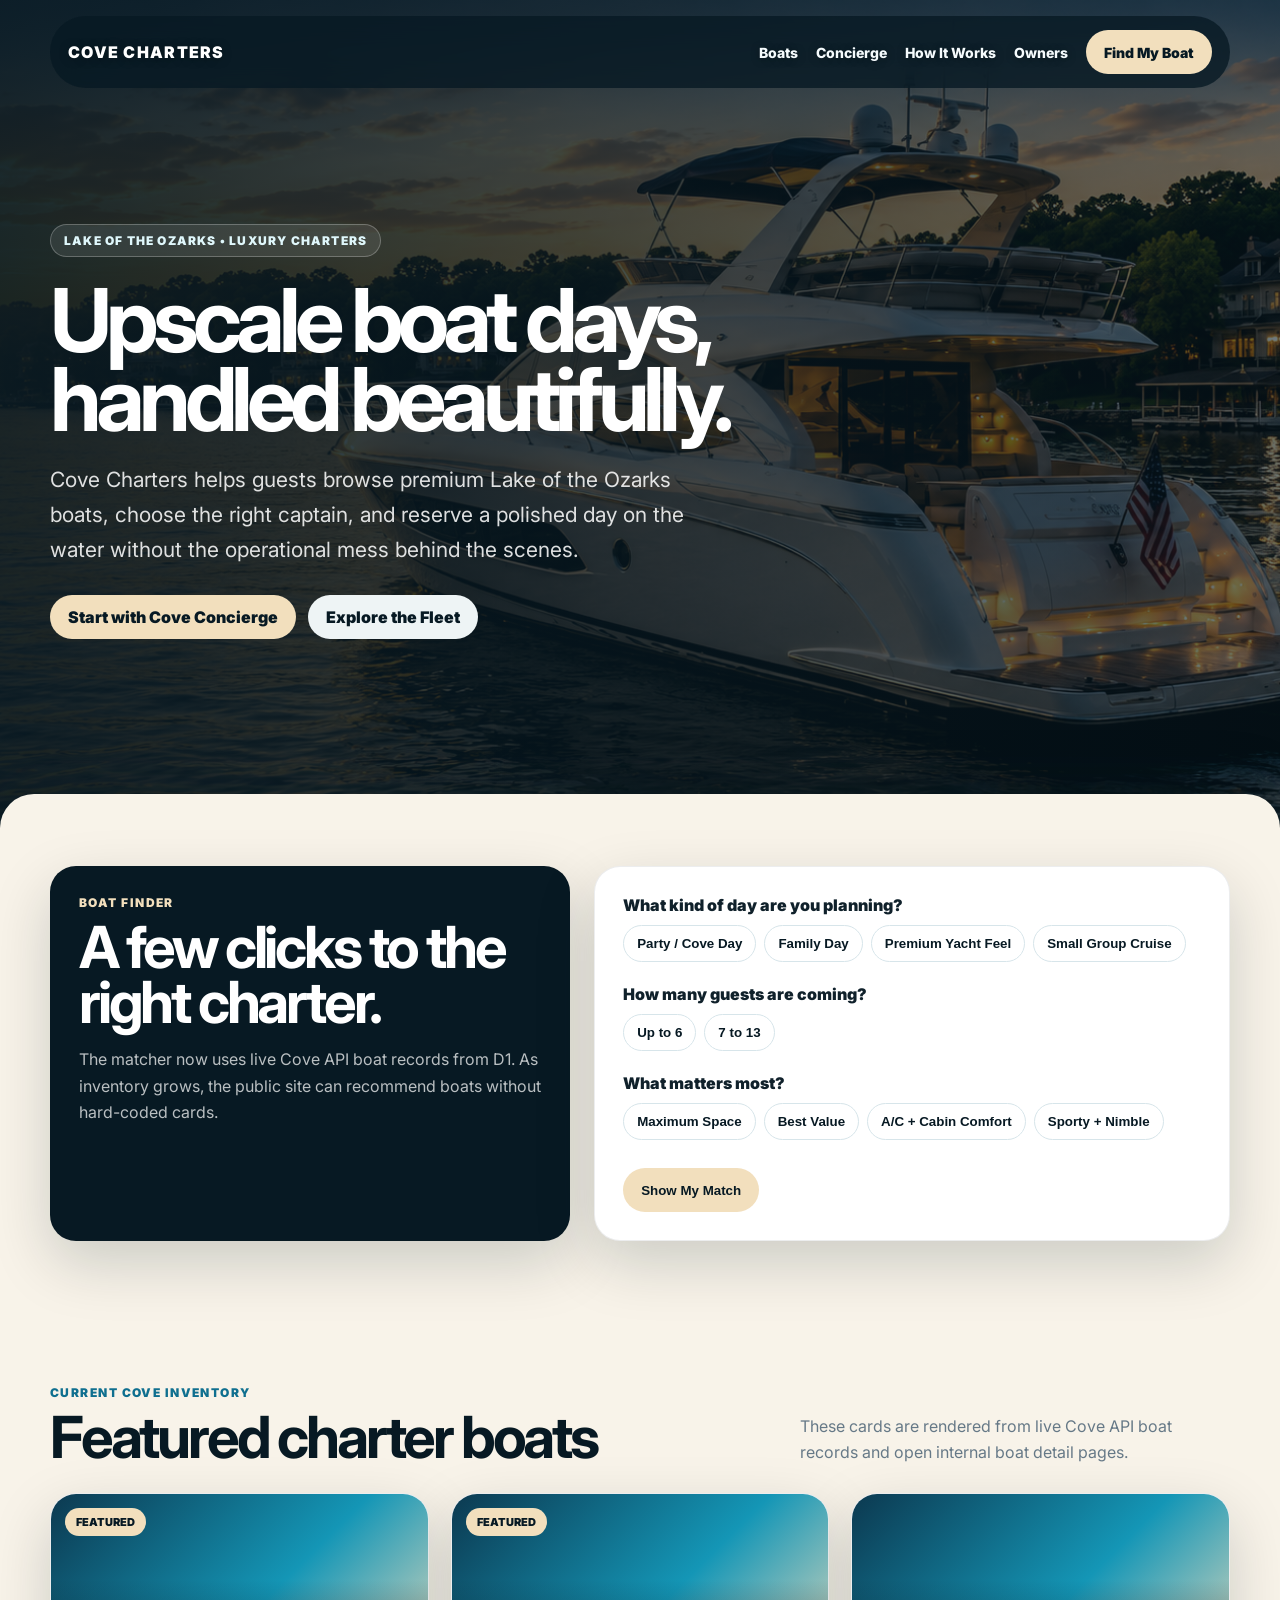
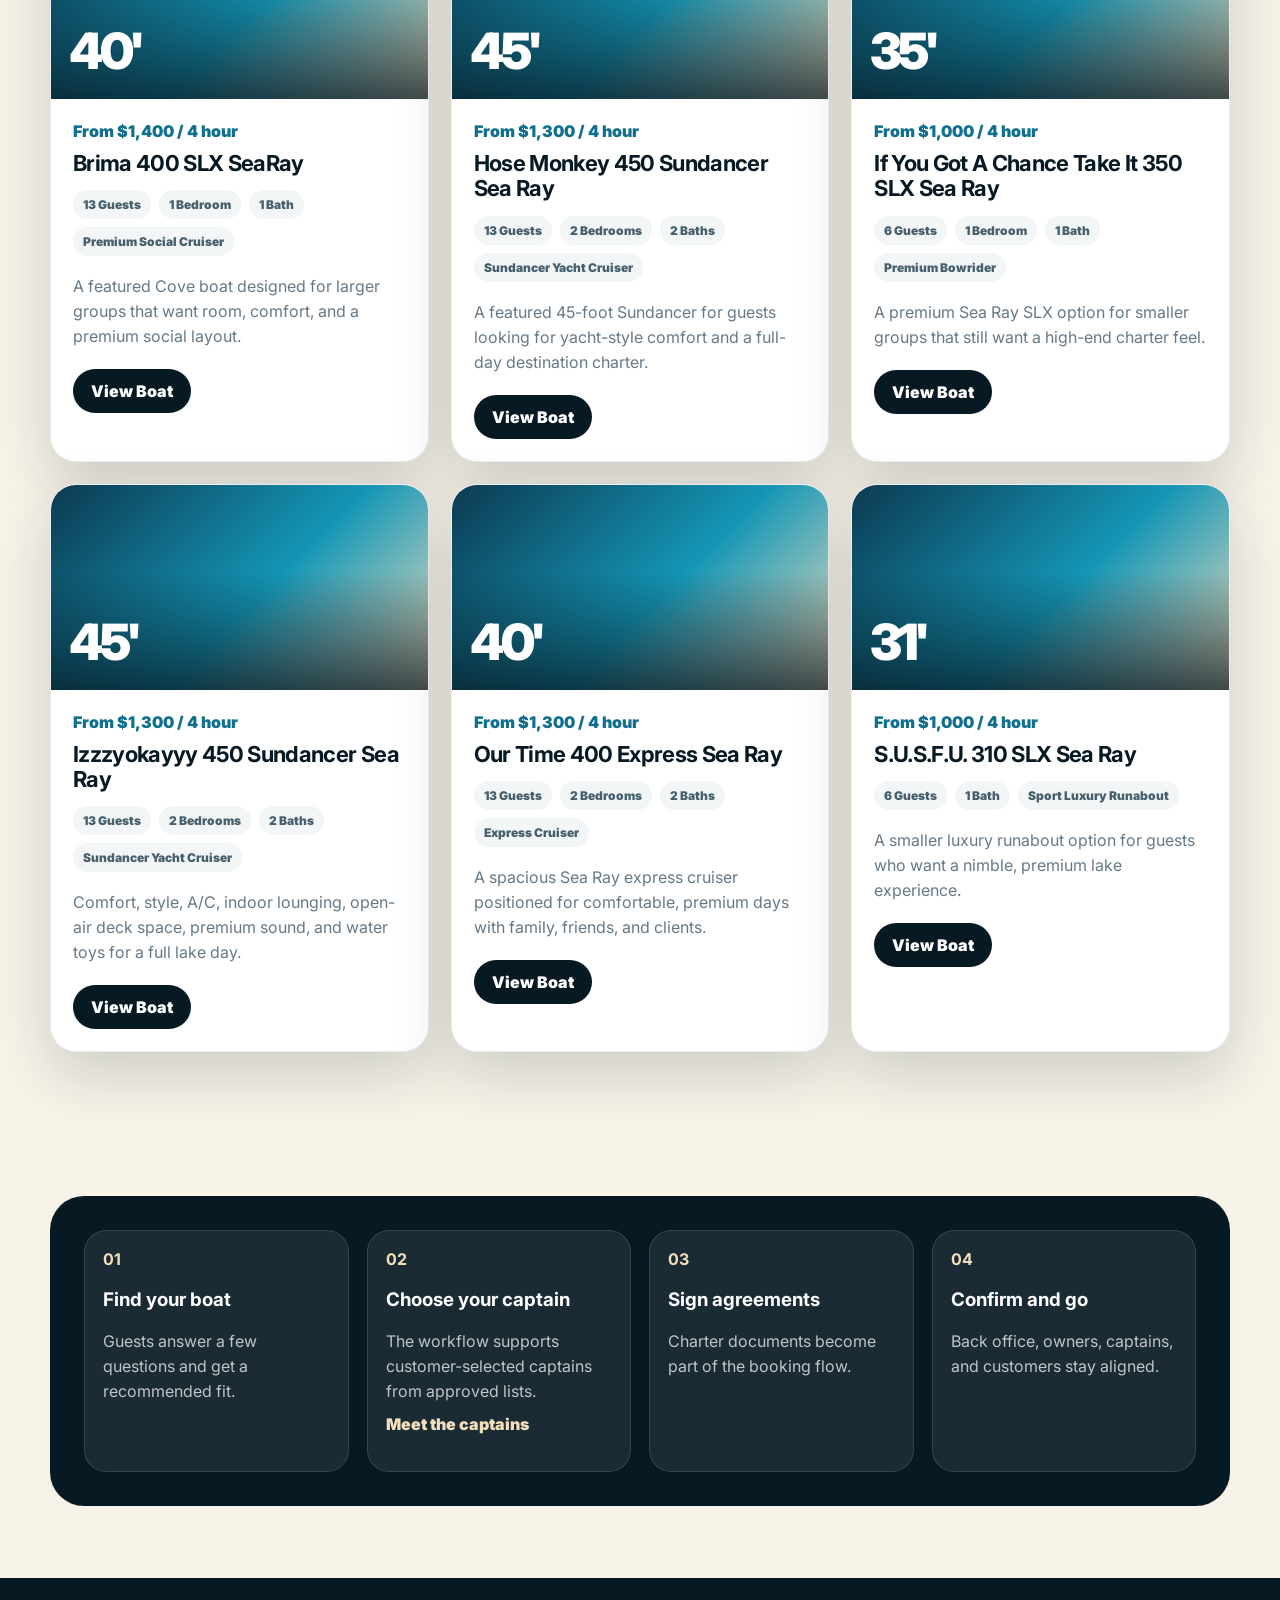
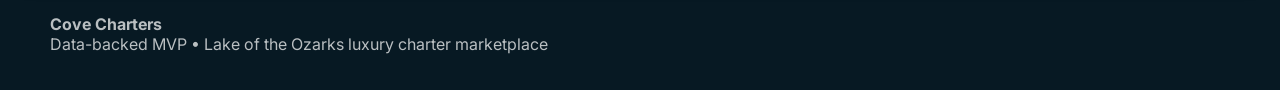
<file: index.html>
<!DOCTYPE html>
<html lang="en">
<head>
  <meta charset="UTF-8" />
  <meta name="viewport" content="width=device-width, initial-scale=1.0" />
  <title>Cove Charters | Luxury Boat Charters at Lake of the Ozarks</title>
  <meta name="description" content="Cove Charters helps guests browse premium Lake of the Ozarks boat charters, choose the right captain, and start a polished booking request." />
  <link rel="canonical" href="https://jeffrwinters.github.io/Cove-Charters/" />
  <meta property="og:type" content="website" />
  <meta property="og:title" content="Cove Charters | Luxury Boat Charters at Lake of the Ozarks" />
  <meta property="og:description" content="Browse premium Lake of the Ozarks boat charters, choose an approved captain, and request a polished day on the water." />
  <meta property="og:url" content="https://jeffrwinters.github.io/Cove-Charters/" />
  <link rel="preconnect" href="https://fonts.googleapis.com">
  <link rel="preconnect" href="https://fonts.gstatic.com" crossorigin>
  <link href="https://fonts.googleapis.com/css2?family=Inter:wght@400;600;700;800;900&display=swap" rel="stylesheet">
  <script type="application/ld+json">{"@context":"https://schema.org","@type":"LocalBusiness","name":"Cove Charters","description":"Premium Lake of the Ozarks boat charter marketplace with approved captains and back-office booking support.","url":"https://jeffrwinters.github.io/Cove-Charters/","areaServed":"Lake of the Ozarks","serviceType":"Boat charter"}</script>
  <style>
    :root{--navy:#071923;--water:#0f6f8f;--sand:#f2dfbd;--ink:#10212b;--muted:#667987;--bg:#f8f3e9;--radius:26px;--shadow:0 22px 60px rgba(7,25,35,.18)}*{box-sizing:border-box}body{margin:0;font-family:Inter,system-ui,sans-serif;color:var(--ink);background:var(--bg)}a{text-decoration:none;color:inherit}.wrap{width:min(1180px,calc(100% - 36px));margin:auto}.hero{min-height:86vh;color:white;background:linear-gradient(90deg,rgba(7,25,35,.92),rgba(7,25,35,.62)),url("assets/hero-yacht.png") center/cover no-repeat}.nav{position:fixed;z-index:10;top:16px;left:50%;transform:translateX(-50%);width:min(1180px,calc(100% - 36px));display:flex;justify-content:space-between;align-items:center;padding:14px 18px;border-radius:999px;background:rgba(7,25,35,.78);backdrop-filter:blur(14px)}.brand{font-weight:900;letter-spacing:.08em;text-transform:uppercase;color:white;text-shadow:0 1px 10px rgba(0,0,0,.35)}.links{display:flex;gap:18px;align-items:center;font-weight:800;font-size:14px}.links a:not(.btn){color:#f5fbfd;text-shadow:0 1px 8px rgba(0,0,0,.35)}.links a:not(.btn):hover,.links a:not(.btn):focus-visible{color:white;background:rgba(255,255,255,.1)}.mobile-book,.more-menu{display:none!important}.btn{display:inline-flex;align-items:center;justify-content:center;min-height:44px;padding:0 18px;border-radius:999px;background:var(--sand);color:var(--navy);font-weight:900;border:0}.btn.dark{background:var(--navy);color:white}.btn.light{background:#eef4f5;color:var(--navy)}.hero .wrap{padding:150px 0 115px}.eyebrow{display:inline-flex;padding:8px 13px;border:1px solid rgba(255,255,255,.25);border-radius:999px;background:rgba(255,255,255,.09);font-size:12px;font-weight:900;letter-spacing:.1em;text-transform:uppercase;color:#dff7fb}h1{font-size:clamp(48px,8vw,88px);line-height:.9;letter-spacing:-.07em;max-width:760px;margin:24px 0}.hero p{font-size:clamp(17px,2vw,21px);line-height:1.65;color:rgba(255,255,255,.86);max-width:660px}.actions{display:flex;gap:12px;flex-wrap:wrap;margin-top:28px}.section{padding:72px 0}.section-head{display:flex;justify-content:space-between;gap:24px;align-items:end;margin-bottom:28px}.kicker{font-size:12px;font-weight:900;color:var(--water);letter-spacing:.12em;text-transform:uppercase;margin-bottom:10px}h2{font-size:clamp(34px,5vw,58px);line-height:.95;letter-spacing:-.055em;margin:0;color:var(--navy)}.section-head p{color:var(--muted);line-height:1.6;max-width:430px;margin:0}.finder{display:grid;grid-template-columns:.9fr 1.1fr;gap:24px}.panel,.boat-card{background:white;border:1px solid rgba(16,33,43,.08);border-radius:var(--radius);box-shadow:var(--shadow);overflow:hidden}.boat-card{cursor:pointer;transition:transform .16s ease,border-color .16s ease,box-shadow .16s ease}.boat-card:hover,.boat-card:focus-visible{transform:translateY(-2px);border-color:rgba(15,111,143,.35);box-shadow:0 24px 64px rgba(7,25,35,.22);outline:0}.panel{padding:28px}.panel.navy{background:var(--navy);color:white}.panel.navy h2{color:white}.panel.navy p{color:rgba(255,255,255,.72);line-height:1.65}.choices{display:grid;gap:22px}.choice-label{font-weight:900;margin-bottom:10px}.chips{display:flex;gap:8px;flex-wrap:wrap}.chip{border:1px solid #d7e5ea;background:white;color:var(--navy);padding:10px 13px;border-radius:999px;font-weight:800;cursor:pointer}.chip.active{background:var(--sand);border-color:var(--sand)}.match{display:none;margin-top:24px;padding:18px;border-radius:20px;background:#f3fbfc;border:1px solid rgba(15,111,143,.16)}.match.show{display:block}.match h3{font-size:25px;letter-spacing:-.04em;margin:6px 0;color:var(--navy)}.match p{color:var(--muted);line-height:1.55}.meta{display:flex;gap:8px;flex-wrap:wrap;margin:12px 0}.meta span,.specs li{padding:7px 10px;border-radius:999px;background:#f2f6f7;color:#48606d;font-size:12px;font-weight:900}.boat-grid{display:grid;grid-template-columns:repeat(3,minmax(0,1fr));gap:22px}.boat-art{min-height:205px;background:linear-gradient(135deg,#0c3950,#1496b6 55%,#f2dfbd);position:relative;display:flex;align-items:end;padding:18px;color:white;overflow:hidden}.boat-cover-img{position:absolute;inset:0;width:100%;height:100%;object-fit:cover;object-position:var(--cover-x,50%) var(--cover-y,50%);transform:scale(var(--cover-zoom,1));transform-origin:center}.boat-art:after{content:"";position:absolute;inset:auto 0 0 0;height:58%;background:linear-gradient(180deg,transparent,rgba(7,25,35,.76))}.length{position:relative;z-index:1;font-size:50px;font-weight:900;letter-spacing:-.08em}.badge{position:absolute;z-index:2;top:14px;left:14px;background:var(--sand);color:var(--navy);padding:7px 11px;border-radius:999px;font-size:11px;font-weight:900;text-transform:uppercase}.boat-body{padding:22px;display:flex;flex-direction:column;min-height:290px}.price{color:var(--water);font-weight:900;margin-bottom:10px}.boat-card h3{font-size:22px;line-height:1.15;margin:0 0 14px;color:var(--navy);letter-spacing:-.03em}.specs{display:flex;flex-wrap:wrap;gap:8px;margin:0 0 18px;padding:0;list-style:none}.boat-body p{color:var(--muted);line-height:1.56;margin:0 0 20px;flex:1}.card-actions{display:flex;gap:10px;margin-top:auto}.loading{grid-column:1/-1;background:white;border-radius:22px;padding:26px;color:var(--muted);box-shadow:var(--shadow)}.process{display:grid;grid-template-columns:repeat(4,1fr);gap:18px;background:var(--navy);color:white;border-radius:34px;padding:34px}.step{padding:18px;border-radius:22px;background:rgba(255,255,255,.08);border:1px solid rgba(255,255,255,.12)}.step strong{color:var(--sand)}.step p{color:rgba(255,255,255,.72);line-height:1.55}.step-link{display:inline-block;margin-top:8px;color:var(--sand);font-weight:900}footer{background:var(--navy);color:rgba(255,255,255,.72);padding:36px 0}@media(max-width:900px){.finder,.boat-grid{grid-template-columns:1fr 1fr}.process{grid-template-columns:1fr 1fr}.section-head{display:block}.section-head p{margin-top:12px}.nav{align-items:flex-start;border-radius:24px;flex-wrap:wrap;gap:10px}.links{width:100%;gap:8px;overflow:visible;padding-bottom:0}.links a:not(.btn),.more-menu summary{display:inline-flex;align-items:center;min-height:38px;padding:0 10px;border-radius:999px;background:rgba(255,255,255,.1);color:#f5fbfd;white-space:nowrap}.links .btn{min-height:38px;white-space:nowrap}.desktop-link,.desktop-cta{display:none!important}.mobile-book,.more-menu{display:inline-flex!important}.more-menu{position:relative}.more-menu summary{list-style:none;cursor:pointer;font-weight:900}.more-menu summary::-webkit-details-marker{display:none}.more-menu[open] summary{background:rgba(255,255,255,.18);color:white}.more-menu-panel{position:absolute;right:0;top:calc(100% + 8px);display:grid;gap:6px;min-width:170px;padding:8px;border-radius:18px;background:rgba(7,25,35,.96);border:1px solid rgba(255,255,255,.14);box-shadow:0 18px 42px rgba(7,25,35,.28)}.more-menu-panel a{padding:10px 12px;border-radius:12px;color:white!important;background:transparent!important;text-shadow:none!important}.more-menu-panel a:hover,.more-menu-panel a:focus-visible{background:rgba(255,255,255,.1)!important}}@media(max-width:620px){.finder,.boat-grid,.process{grid-template-columns:1fr}.hero .wrap{padding-top:145px}.nav{top:10px}.actions .btn{width:100%}}
  </style>
  <style>
    .hero{min-height:92vh;background:linear-gradient(90deg,rgba(7,25,35,.92),rgba(7,25,35,.58)),url("assets/hero-yacht.png") center/cover fixed no-repeat;position:relative;display:flex;align-items:end}
    main{position:relative;z-index:1;background:var(--bg);margin-top:-34px;border-radius:34px 34px 0 0;box-shadow:0 -20px 50px rgba(7,25,35,.12)}
    @media(max-width:900px){.hero{background-attachment:scroll}main{margin-top:-24px;border-radius:26px 26px 0 0}}
  </style>
</head>
<body>
  <nav class="nav"><a class="brand" href="#top">Cove Charters</a><div class="links"><a href="#boats">Boats</a><a href="#finder">Concierge</a><a class="btn mobile-book" href="#finder">Book</a><a class="desktop-link" href="#process">How It Works</a><a class="desktop-link" href="admin.html">Owners</a><a class="btn desktop-cta" href="#finder">Find My Boat</a><details class="more-menu"><summary>Menu</summary><div class="more-menu-panel"><a href="#process">How It Works</a><a href="captains.html">Captains</a><a href="admin.html">Owners</a></div></details></div></nav>
  <header class="hero" id="top"><div class="wrap"><span class="eyebrow">Lake of the Ozarks • Luxury Charters</span><h1>Upscale boat days, handled beautifully.</h1><p>Cove Charters helps guests browse premium Lake of the Ozarks boats, choose the right captain, and reserve a polished day on the water without the operational mess behind the scenes.</p><div class="actions"><a class="btn" href="#finder">Start with Cove Concierge</a><a class="btn light" href="#boats">Explore the Fleet</a></div></div></header>
  <main>
    <section class="section wrap" id="finder"><div class="finder"><div class="panel navy"><div class="kicker" style="color:var(--sand)">Boat Finder</div><h2>A few clicks to the right charter.</h2><p>The matcher now uses live Cove API boat records from D1. As inventory grows, the public site can recommend boats without hard-coded cards.</p></div><div class="panel"><div class="choices"><div><div class="choice-label">What kind of day are you planning?</div><div class="chips" data-question="occasion"><button class="chip" data-value="party">Party / Cove Day</button><button class="chip" data-value="family">Family Day</button><button class="chip" data-value="premium">Premium Yacht Feel</button><button class="chip" data-value="small">Small Group Cruise</button></div></div><div><div class="choice-label">How many guests are coming?</div><div class="chips" data-question="guests"><button class="chip" data-value="6">Up to 6</button><button class="chip" data-value="13">7 to 13</button></div></div><div><div class="choice-label">What matters most?</div><div class="chips" data-question="priority"><button class="chip" data-value="space">Maximum Space</button><button class="chip" data-value="value">Best Value</button><button class="chip" data-value="comfort">A/C + Cabin Comfort</button><button class="chip" data-value="sport">Sporty + Nimble</button></div></div></div><div class="match" id="matchCard"><div class="kicker">Recommended Match</div><h3 id="matchTitle">Finding your match</h3><p id="matchReason"></p><div class="meta" id="matchMeta"></div><a class="btn dark" id="matchLink" href="#boats">View This Boat</a></div><div class="actions"><button class="btn" id="matchButton" type="button">Show My Match</button></div></div></div></section>
    <section class="section wrap" id="boats"><div class="section-head"><div><div class="kicker">Current Cove Inventory</div><h2>Featured charter boats</h2></div><p>These cards are rendered from live Cove API boat records and open internal boat detail pages.</p></div><div class="boat-grid" id="boatGrid"><div class="loading">Loading active Cove fleet…</div></div></section>
    <section class="section wrap" id="process"><div class="process"><div class="step"><strong>01</strong><h3>Find your boat</h3><p>Guests answer a few questions and get a recommended fit.</p></div><div class="step"><strong>02</strong><h3>Choose your captain</h3><p>The workflow supports customer-selected captains from approved lists.<br><a class="step-link" href="captains.html">Meet the captains</a></p></div><div class="step"><strong>03</strong><h3>Sign agreements</h3><p>Charter documents become part of the booking flow.</p></div><div class="step"><strong>04</strong><h3>Confirm and go</h3><p>Back office, owners, captains, and customers stay aligned.</p></div></div></section>
  </main>
  <footer><div class="wrap"><strong>Cove Charters</strong><br>Data-backed MVP • Lake of the Ozarks luxury charter marketplace</div></footer>
  <script>
    const COVE_API='https://cove-api.jeff-r-winters.workers.dev';
    const state={answers:{},boats:[]};
    const money=v=>new Intl.NumberFormat('en-US',{style:'currency',currency:'USD',maximumFractionDigits:0}).format(Number(v||0));
    const specs=b=>[b.modelYear?`${b.modelYear} Model`:null,`${b.capacity||'--'} Guests`,b.bedrooms?`${b.bedrooms} Bedroom${b.bedrooms===1?'':'s'}`:null,b.bathrooms?`${b.bathrooms} Bath${b.bathrooms===1?'':'s'}`:null,b.type].filter(Boolean);
    const boatUrl=b=>b.detailUrl||`boat.html?boat=${encodeURIComponent(b.slug||b.id)}`;
    const startingPrice=b=>b.startingPrice||b.baseFee||0;
    const priceUnit=b=>b.priceUnit||'charter';
    const coverPhoto=b=>b.coverPhoto||b.media?.photos?.find(m=>m.isCover)||b.media?.photos?.[0]||null;
    function esc(value){return String(value??'').replace(/[&<>"']/g,c=>({'&':'&amp;','<':'&lt;','>':'&gt;','"':'&quot;',"'":'&#39;'}[c]))}
    function normalizeBoat(b){return {...b,sortOrder:Number(b.sortOrder||0),vibe:b.vibe||[],priorityTags:b.priorityTags||[],media:b.media||{photos:[],videos:[]},startingPrice:startingPrice(b),priceUnit:priceUnit(b),detailUrl:b.detailUrl||`boat.html?boat=${encodeURIComponent(b.slug||b.id)}`};}
    function card(b){const cover=coverPhoto(b);const style=cover?` style="--cover-x:${Number(cover.focalX||50)}%;--cover-y:${Number(cover.focalY||50)}%;--cover-zoom:${Number(cover.zoom||1)}"`:'';return `<article class="boat-card" id="${esc(b.slug||b.id)}" tabindex="0" role="link" aria-label="View ${esc(b.name)}" data-boat-url="${esc(boatUrl(b))}"><div class="boat-art"${style}>${cover?`<img class="boat-cover-img" src="${esc(cover.url)}" alt="${esc(cover.alt||cover.title||b.name)}">`:''}${b.featured?'<span class="badge">Featured</span>':''}<span class="length">${b.lengthFt||'--'}'</span></div><div class="boat-body"><div class="price">${startingPrice(b)?`From ${money(startingPrice(b))} / ${priceUnit(b)}`:'Contact for pricing'}</div><h3>${esc(b.name)}</h3><ul class="specs">${specs(b).map(x=>`<li>${esc(x)}</li>`).join('')}</ul><p>${esc(b.shortDescription||'Premium Lake of the Ozarks charter boat.')}</p><div class="card-actions"><a class="btn dark" href="${esc(boatUrl(b))}">View Boat</a></div></div></article>`}
    function renderFleet(){const grid=document.getElementById('boatGrid');const active=state.boats.filter(b=>b.status==='active' || b.bookingEnabled).sort((a,b)=>Number(a.sortOrder||0)-Number(b.sortOrder||0)||String(a.name||'').localeCompare(String(b.name||'')));grid.innerHTML=active.map(card).join('')||'<div class="loading">No active boats found.</div>';grid.querySelectorAll('[data-boat-url]').forEach(card=>{card.onclick=e=>{if(e.target.closest('a,button'))return;location.href=card.dataset.boatUrl};card.onkeydown=e=>{if(e.key==='Enter'||e.key===' '){e.preventDefault();location.href=card.dataset.boatUrl}}})}
    function score(b){const a=state.answers;let s=0;if(a.guests==='6')s+=Number(b.capacity||0)<=6?5:-4;if(a.guests==='13')s+=Number(b.capacity||0)>=7?5:-6;if(a.occasion&&b.vibe.includes(a.occasion))s+=3;if(a.priority&&b.priorityTags.includes(a.priority))s+=4;if(a.priority==='value')s-=startingPrice(b)/1000;if(b.featured)s+=1;return s}
    function renderMatch(){const chosen=[...state.boats].filter(b=>b.status==='active' || b.bookingEnabled).sort((a,b)=>score(b)-score(a))[0];if(!chosen)return;document.getElementById('matchTitle').textContent=chosen.name;document.getElementById('matchReason').textContent=chosen.shortDescription||'This boat is a strong fit for your day on the water.';document.getElementById('matchMeta').innerHTML=[`${chosen.capacity||'--'} Guests`,`${chosen.lengthFt||'--'}'`,startingPrice(chosen)?`From ${money(startingPrice(chosen))}`:'Contact for pricing'].map(x=>`<span>${x}</span>`).join('');document.getElementById('matchLink').href=boatUrl(chosen);document.getElementById('matchCard').classList.add('show');document.getElementById('matchButton').textContent='Update My Match'}
    document.querySelectorAll('.chips').forEach(group=>group.addEventListener('click',e=>{const chip=e.target.closest('.chip');if(!chip)return;group.querySelectorAll('.chip').forEach(c=>c.classList.remove('active'));chip.classList.add('active');state.answers[group.dataset.question]=chip.dataset.value;if(state.answers.occasion&&state.answers.guests&&state.answers.priority)renderMatch()}));
    document.getElementById('matchButton').addEventListener('click',renderMatch);
    async function loadBoats(){try{const r=await fetch(`${COVE_API}/api/v1/boats`,{cache:'no-store'});const data=await r.json();if(!r.ok)throw new Error(data.error||'API failed');state.boats=data.map(normalizeBoat);renderFleet();}catch(err){console.warn('Cove API unavailable, falling back to boats.json',err);try{const r=await fetch('data/boats.json',{cache:'no-store'});const data=await r.json();state.boats=data.map(normalizeBoat);renderFleet();}catch(e){console.error(e);document.getElementById('boatGrid').innerHTML='<div class="loading">Boat data could not be loaded.</div>';}}}
    loadBoats();
  </script>
</body>
</html>
</file>
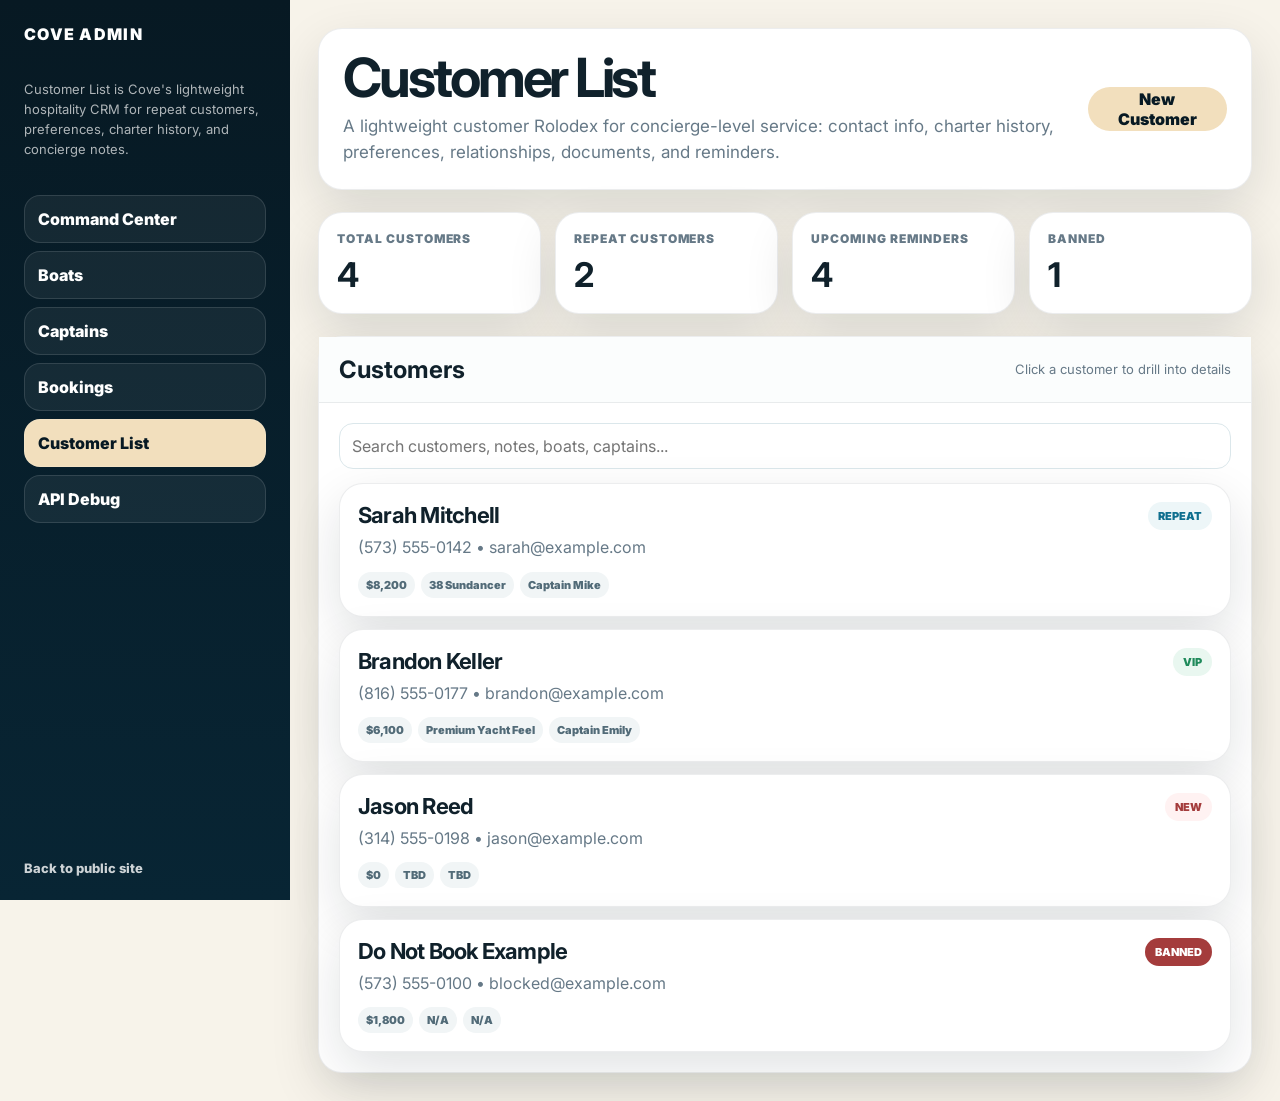
<file: admin-customers.html>
<!DOCTYPE html>
<html lang="en">
<head>
  <meta charset="UTF-8" />
  <meta name="viewport" content="width=device-width, initial-scale=1.0" />
  <title>Cove Admin | Customer List</title>
  <link rel="preconnect" href="https://fonts.googleapis.com">
  <link rel="preconnect" href="https://fonts.gstatic.com" crossorigin>
  <link href="https://fonts.googleapis.com/css2?family=Inter:wght@400;600;700;800;900&display=swap" rel="stylesheet">
  <style>
    :root{--navy:#071923;--water:#0f6f8f;--sand:#f2dfbd;--bg:#f7f3ea;--ink:#10212b;--muted:#667987;--line:#dbe7eb;--good:#1f8a5b;--bad:#a43c3c;--shadow:0 18px 50px rgba(7,25,35,.12)}
    *{box-sizing:border-box}body{margin:0;font-family:Inter,system-ui,sans-serif;background:var(--bg);color:var(--ink)}button,input,textarea,select{font:inherit}a{text-decoration:none;color:inherit}
    .app{min-height:100vh;display:grid;grid-template-columns:290px minmax(0,1fr)}aside{height:100vh;position:sticky;top:0;background:linear-gradient(180deg,var(--navy),#082534);color:white;padding:24px;display:flex;flex-direction:column;gap:22px}.brand{font-weight:900;letter-spacing:.08em;text-transform:uppercase}.note{color:rgba(255,255,255,.68);line-height:1.55;font-size:13px}.nav{display:grid;gap:8px}.nav a{border:1px solid rgba(255,255,255,.12);background:rgba(255,255,255,.06);color:white;border-radius:16px;padding:13px;text-align:left;font-weight:850;cursor:pointer}.nav a.active,.nav a:hover{background:var(--sand);color:var(--navy)}.back{margin-top:auto;color:rgba(255,255,255,.8);font-weight:800;font-size:13px}
    main{padding:28px;display:grid;gap:22px}.page-head,.panel,.stat,.item,.detail-card{background:white;border:1px solid rgba(16,33,43,.08);border-radius:24px;box-shadow:var(--shadow)}.page-head{padding:24px}.page-head h1{margin:0;font-size:clamp(34px,5vw,54px);letter-spacing:-.06em;line-height:.92}.page-head p{margin:10px 0 0;color:var(--muted);font-size:17px;line-height:1.55;max-width:820px}
    .stats{display:grid;grid-template-columns:repeat(4,1fr);gap:14px}.stat{padding:18px}.stat span{display:block;color:var(--muted);font-size:12px;text-transform:uppercase;letter-spacing:.08em;font-weight:900}.stat strong{display:block;font-size:34px;margin-top:8px}.toolbar{display:flex;justify-content:space-between;gap:14px;align-items:center}.actions{display:flex;gap:10px;flex-wrap:wrap;align-items:center}.view{display:none}.view.active{display:grid;gap:22px}
    .btn{min-height:44px;padding:0 17px;border:0;border-radius:999px;background:var(--navy);color:white;font-weight:900;cursor:pointer}.btn.sand{background:var(--sand);color:var(--navy)}.btn.light{background:#f1f5f6;color:var(--navy);border:1px solid #d8e4e8}.btn.danger{background:#fff2f2;color:var(--bad);border:1px solid #f2cece}.btn:disabled{opacity:.55;cursor:not-allowed}.btn.compact{min-height:36px;padding:0 15px;font-size:13px;transform:translateY(2px);animation:saveButtonRise .22s ease forwards}@keyframes saveButtonRise{from{opacity:.75;transform:translateY(10px) scale(.96)}to{opacity:1;transform:translateY(0) scale(1)}}
    .panel-head{padding:18px 20px;border-bottom:1px solid rgba(16,33,43,.08);background:#fbfdfd}.panel-head h2{margin:0}.panel-body{padding:20px;display:grid;gap:14px}.list{display:grid;gap:12px}.item{padding:18px}.item.click{cursor:pointer}.item.click:hover{border-color:rgba(15,111,143,.35);box-shadow:0 10px 24px rgba(7,25,35,.08);transform:translateY(-1px)}.item-top{display:flex;justify-content:space-between;gap:12px;align-items:flex-start}.item h3{margin:0;font-size:22px;letter-spacing:-.035em}.item p{margin:8px 0 0;color:var(--muted);line-height:1.45}
    .sticky-detail-bar{position:sticky;top:18px;z-index:8;display:flex;align-items:center;justify-content:space-between;gap:14px;min-height:56px;background:rgba(247,243,234,.9);border:1px solid rgba(16,33,43,.08);border-radius:999px;padding:9px 10px 9px 16px;box-shadow:0 14px 34px rgba(7,25,35,.12);backdrop-filter:blur(16px);animation:barSettle .18s ease}@keyframes barSettle{from{transform:translateY(-6px);opacity:.85}to{transform:translateY(0);opacity:1}}.breadcrumb{display:flex;gap:8px;align-items:center;color:var(--muted);font-weight:900;font-size:14px;min-width:0}.breadcrumb button{border:0;background:transparent;color:var(--water);font-weight:900;cursor:pointer;padding:0}.breadcrumb .sep{color:#9aaab2}.breadcrumb strong{color:var(--ink);overflow:hidden;text-overflow:ellipsis;white-space:nowrap}.sticky-actions{margin-left:auto;display:flex;justify-content:flex-end;align-items:center;flex:0 0 auto}
    .badge{display:inline-flex;border-radius:999px;padding:7px 10px;background:#edf6f8;color:var(--water);font-weight:900;font-size:11px;text-transform:uppercase}.badge.good{background:#e9f7f0;color:var(--good)}.badge.bad{background:#fff2f2;color:var(--bad)}.badge.banned{background:#a43c3c;color:white}.banned-banner{display:none;padding:16px 18px;border-radius:18px;background:#fff2f2;border:1px solid #f2cece;color:var(--bad);font-weight:900;line-height:1.4}.banned-banner.show{display:block}
    .form{display:grid;grid-template-columns:repeat(2,1fr);gap:14px}label{display:grid;gap:7px;color:#425967;font-weight:800;font-size:13px}input,select,textarea{width:100%;border:1px solid var(--line);background:white;border-radius:14px;padding:12px;color:var(--ink)}textarea{min-height:104px}.full{grid-column:1/-1}.muted{color:var(--muted);font-size:13px;line-height:1.5}.pill-row{display:flex;flex-wrap:wrap;gap:6px;margin-top:12px}.pill{font-size:11px;font-weight:900;border-radius:999px;padding:6px 8px;background:#f1f5f6;color:#526b78}.empty{padding:16px;border-radius:16px;background:#f8fbfc;color:var(--muted);line-height:1.5}.timeline{display:grid;gap:10px}.timeline-entry{border-left:4px solid #dbe7eb;padding:2px 0 2px 12px}.timeline-entry strong{display:block}.timeline-entry span{color:var(--muted);font-size:13px}.mobile-menu{display:none}
    .detail-hero{display:grid;grid-template-columns:1fr;gap:18px;align-items:start}.detail-hero h2{font-size:clamp(34px,5vw,58px);letter-spacing:-.06em;line-height:.92;margin:0}.detail-hero p{color:var(--muted);line-height:1.5;margin:10px 0 0}.detail-grid{display:grid;grid-template-columns:1.05fr .95fr;gap:18px}.detail-card{padding:20px;display:grid;gap:14px}.detail-card h3{margin:0;font-size:24px;letter-spacing:-.04em}.section-title{display:flex;justify-content:space-between;gap:12px;align-items:center;margin-bottom:4px}
    @media(max-width:1050px){.stats{grid-template-columns:repeat(2,1fr)}.detail-grid{grid-template-columns:1fr}}@media(max-width:920px){.app{display:block}aside{display:none}.mobile-menu{display:flex;position:sticky;top:0;z-index:10;background:var(--navy);padding:12px;gap:8px;overflow:auto}.mobile-menu a{border:0;border-radius:999px;padding:10px 13px;background:rgba(255,255,255,.08);color:white;font-weight:900;white-space:nowrap}.mobile-menu .active{background:var(--sand);color:var(--navy)}main{padding:18px}.stats,.form{grid-template-columns:1fr}.toolbar,.item-top,.detail-hero{display:grid}.btn:not(.compact){width:100%}.sticky-detail-bar{top:58px;border-radius:22px;padding:10px 12px}.breadcrumb{font-size:13px}.btn.compact{min-height:34px;padding:0 13px}}
  </style>
</head>
<body>
  <div class="mobile-menu"><a href="admin.html">Dashboard</a><a class="active" href="admin-customers.html">Customer List</a><a href="index.html">Public Site</a></div>
  <div class="app"><aside><a class="brand" href="admin.html">Cove Admin</a><p class="note">Customer List is Cove's lightweight hospitality CRM for repeat customers, preferences, charter history, and concierge notes.</p><div class="nav"><a href="admin.html">Command Center</a><a href="admin.html#boats">Boats</a><a href="admin.html#captains">Captains</a><a href="admin.html#bookings">Bookings</a><a class="active" href="admin-customers.html">Customer List</a><a href="admin.html#json">API Debug</a></div><a class="back" href="index.html">Back to public site</a></aside>
    <main>
      <section class="view active" id="listView"><section class="page-head"><div class="toolbar"><div><h1>Customer List</h1><p>A lightweight customer Rolodex for concierge-level service: contact info, charter history, preferences, relationships, documents, and reminders.</p></div><button class="btn sand" id="newCustomer" type="button">New Customer</button></div></section><section class="stats"><div class="stat"><span>Total Customers</span><strong>4</strong></div><div class="stat"><span>Repeat Customers</span><strong>2</strong></div><div class="stat"><span>Upcoming Reminders</span><strong>4</strong></div><div class="stat"><span>Banned</span><strong>1</strong></div></section><section class="panel"><div class="panel-head"><div class="toolbar"><h2>Customers</h2><span class="muted">Click a customer to drill into details</span></div></div><div class="panel-body"><input id="searchBox" placeholder="Search customers, notes, boats, captains..."><div class="list" id="customerList"></div></div></section></section>
      <section class="view" id="detailView"><section class="sticky-detail-bar"><nav class="breadcrumb"><button id="breadcrumbCustomers" type="button">Customers</button><span class="sep">›</span><strong id="breadcrumbName">Customer</strong></nav><div class="sticky-actions"><button class="btn sand compact" type="button" disabled>Save Later</button></div></section><section class="page-head"><div class="detail-hero"><div><h2 id="detailTitle">Customer Profile</h2><p id="detailSubtitle"></p></div></div></section><div class="banned-banner" id="bannedBanner">BANNED CUSTOMER — do not accept new booking requests without back-office review and documented approval.</div><section class="detail-grid"><div class="detail-card"><div class="section-title"><h3>Customer Details</h3><span class="badge" id="detailStatus">repeat</span></div><div id="detailPanel"></div></div><div class="detail-card"><h3>Concierge Snapshot</h3><div id="snapshotPanel"></div></div></section><section class="detail-grid"><div class="detail-card"><h3>Charter History</h3><div class="timeline" id="historyPanel"></div></div><div class="detail-card"><h3>Reminders</h3><div class="timeline" id="reminderPanel"></div></div></section><section class="detail-card"><h3>Future Integrations</h3><div class="empty">Signed agreements, waivers, payment history, photos, email/SMS history, relationship mapping, banned-customer audit fields, and marketing reminder triggers.</div></section></section>
    </main></div>
  <script>
    const customers=[{id:'guest_001',name:'Sarah Mitchell',email:'sarah@example.com',phone:'(573) 555-0142',status:'repeat',referral:'Owner referral',lifetimeSpend:8200,lastCharter:'2026-07-12',favoriteBoat:'38 Sundancer',favoriteCaptain:'Captain Mike',group:'Family lake day',notes:'Prefers quieter coves, lunch at Franky & Louie\'s, usually brings kids and grandparents.',preferences:['Family day','Quiet coves','Lunch stop','Kids onboard'],reminders:['Birthday: May 18','Usually books July trip'],history:['2026-07-12 — 38 Sundancer with Captain Mike','2025-08-03 — Premium cruiser with Captain Mike']},{id:'guest_002',name:'Brandon Keller',email:'brandon@example.com',phone:'(816) 555-0177',status:'vip',referral:'Corporate event',lifetimeSpend:6100,lastCharter:'2026-06-22',favoriteBoat:'Premium Yacht Feel',favoriteCaptain:'Captain Emily',group:'Corporate / client entertainment',notes:'Likes upscale presentation, bottled water stocked, no loud party vibe until after lunch.',preferences:['Corporate','Premium feel','Early afternoon','No pontoons'],reminders:['Follow up before Labor Day','Ask about September client event'],history:['2026-06-22 — Yacht day with Captain Emily']},{id:'guest_003',name:'Jason Reed',email:'jason@example.com',phone:'(314) 555-0198',status:'new',referral:'Google search',lifetimeSpend:0,lastCharter:'Not yet booked',favoriteBoat:'TBD',favoriteCaptain:'TBD',group:'Bachelor party inquiry',notes:'Interested in cove day. Needs guidance on boat fit and captain selection.',preferences:['Party / cove day','Large group','Watersports maybe'],reminders:['Needs quote follow-up','Ask final group size'],history:['Inquiry only — no completed charter yet']},{id:'guest_004',name:'Do Not Book Example',email:'blocked@example.com',phone:'(573) 555-0100',status:'banned',referral:'Prior charter',lifetimeSpend:1800,lastCharter:'2025-07-04',favoriteBoat:'N/A',favoriteCaptain:'N/A',group:'Internal example',notes:'Banned status example. Future version should require reason, date banned, banned by, and audit history.',preferences:['Do not book'],reminders:['Review only if back office override is requested'],history:['2025-07-04 — Incident noted after charter']}];
    let selectedId=customers[0].id;const money=v=>new Intl.NumberFormat('en-US',{style:'currency',currency:'USD',maximumFractionDigits:0}).format(Number(v||0));const esc=v=>String(v??'').replace(/[&<>"']/g,c=>({'&':'&amp;','<':'&lt;','>':'&gt;','"':'&quot;',"'":'&#39;'}[c]));const badgeClass=s=>s==='vip'?'good':s==='new'?'bad':s==='banned'?'banned':'';
    function showList(){detailView.classList.remove('active');listView.classList.add('active');window.scrollTo({top:0,behavior:'smooth'});}function showDetail(id){selectedId=id;renderDetail();listView.classList.remove('active');detailView.classList.add('active');window.scrollTo({top:0,behavior:'smooth'});}function renderList(){const q=searchBox.value.trim().toLowerCase();const rows=customers.filter(c=>[c.name,c.email,c.phone,c.favoriteBoat,c.favoriteCaptain,c.notes,...c.preferences].join(' ').toLowerCase().includes(q));customerList.innerHTML=rows.map(c=>`<article class="item click" data-id="${esc(c.id)}"><div class="item-top"><div><h3>${esc(c.name)}</h3><p>${esc(c.phone)} • ${esc(c.email)}</p></div><span class="badge ${badgeClass(c.status)}">${esc(c.status)}</span></div><div class="pill-row"><span class="pill">${money(c.lifetimeSpend)}</span><span class="pill">${esc(c.favoriteBoat)}</span><span class="pill">${esc(c.favoriteCaptain)}</span></div></article>`).join('')||'<div class="empty">No customers match that search.</div>';customerList.querySelectorAll('[data-id]').forEach(item=>item.onclick=()=>showDetail(item.dataset.id));}
    function renderDetail(){const c=customers.find(x=>x.id===selectedId)||customers[0];breadcrumbName.textContent=c.name;detailTitle.textContent=c.name;detailSubtitle.textContent=`${c.phone} • ${c.email} • ${money(c.lifetimeSpend)} lifetime value`;detailStatus.textContent=c.status;detailStatus.className=`badge ${badgeClass(c.status)}`;bannedBanner.classList.toggle('show',c.status==='banned');detailPanel.innerHTML=`<form class="form"><label>Name<input value="${esc(c.name)}"></label><label>Status<select><option ${c.status==='new'?'selected':''}>new</option><option ${c.status==='repeat'?'selected':''}>repeat</option><option ${c.status==='vip'?'selected':''}>vip</option><option ${c.status==='banned'?'selected':''}>banned</option></select></label><label>Email<input value="${esc(c.email)}"></label><label>Phone<input value="${esc(c.phone)}"></label><label>Referral Source<input value="${esc(c.referral)}"></label><label>Last Charter<input value="${esc(c.lastCharter)}"></label><label>Favorite Boat<input value="${esc(c.favoriteBoat)}"></label><label>Favorite Captain<input value="${esc(c.favoriteCaptain)}"></label><label class="full">Concierge Notes<textarea>${esc(c.notes)}</textarea></label></form>`;snapshotPanel.innerHTML=`<div class="empty"><strong>Group:</strong> ${esc(c.group)}<br><strong>Notes:</strong> ${esc(c.notes)}</div><div><strong>Preferences</strong><div class="pill-row">${c.preferences.map(p=>`<span class="pill">${esc(p)}</span>`).join('')}</div></div>`;historyPanel.innerHTML=c.history.map(h=>`<div class="timeline-entry"><strong>${esc(h.split(' — ')[0])}</strong><span>${esc(h.split(' — ').slice(1).join(' — ')||h)}</span></div>`).join('');reminderPanel.innerHTML=c.reminders.map(r=>`<div class="timeline-entry"><strong>${esc(r)}</strong><span>Future automation candidate</span></div>`).join('');}
    newCustomer.onclick=()=>alert('Stub only: future version will create a customer record through the Cove API.');searchBox.oninput=renderList;breadcrumbCustomers.onclick=showList;renderList();renderDetail();
  </script>
</body>
</html>
</file>
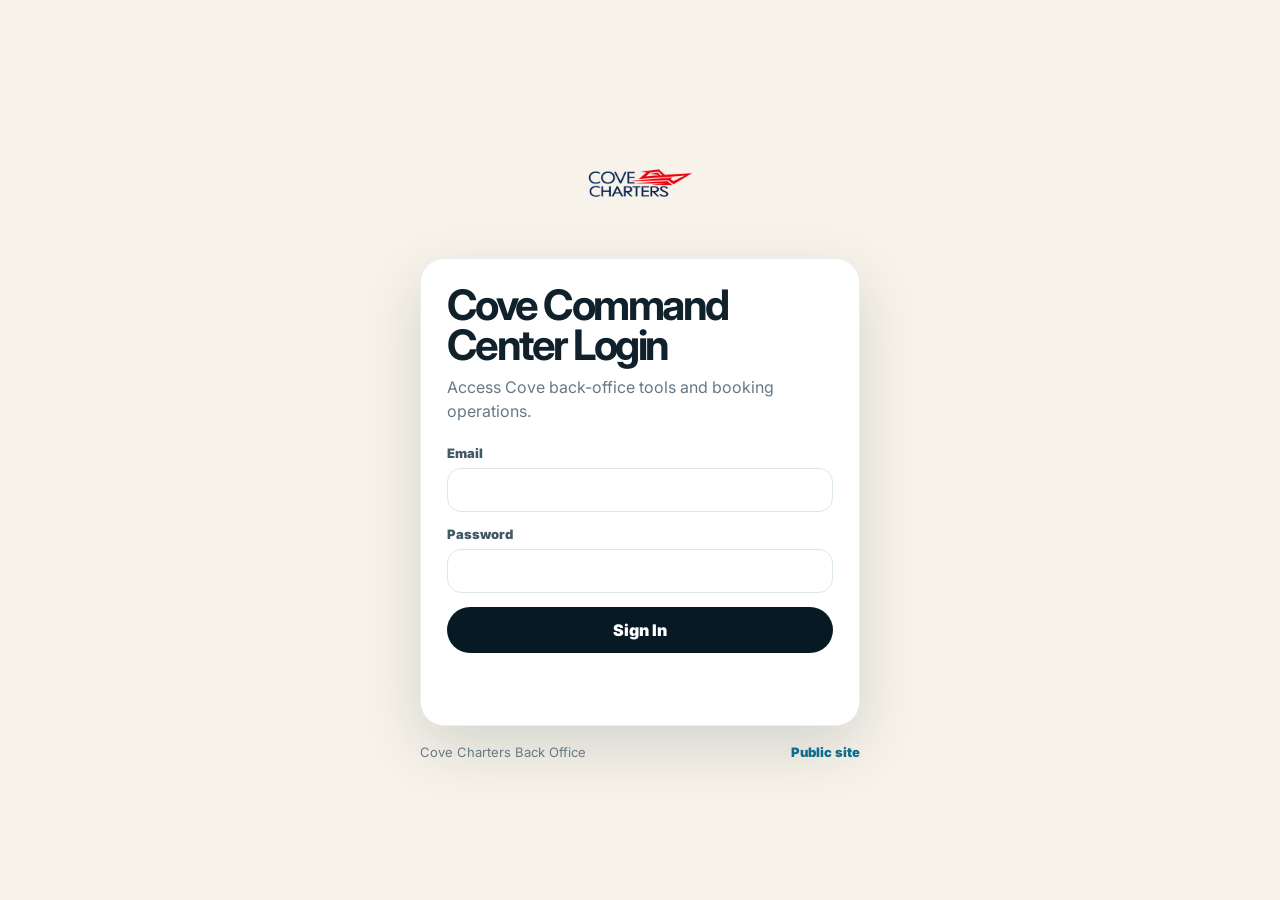
<file: admin.html>
<!DOCTYPE html>
<html lang="en">
<head>
  <meta charset="UTF-8" />
  <meta name="viewport" content="width=device-width, initial-scale=1.0" />
  <title>Cove Admin | Command Center</title>
  <script>
    (() => {
      try {
        if (!localStorage.getItem('cove_session_token')) {
          const next = `admin.html${location.search || ''}${location.hash || ''}`;
          location.replace(`login.html?next=${encodeURIComponent(next)}`);
        }
      } catch {
        location.replace('login.html?next=admin.html');
      }
    })();
  </script>
  <link rel="preconnect" href="https://fonts.googleapis.com">
  <link rel="preconnect" href="https://fonts.gstatic.com" crossorigin>
  <link href="https://fonts.googleapis.com/css2?family=Inter:wght@400;600;700;800;900&display=swap" rel="stylesheet">
  <link rel="stylesheet" href="assets/admin-detail-header.css">
  <link rel="stylesheet" href="assets/admin-side-panel.css">
  <link rel="stylesheet" href="assets/admin-image-cropper.css">
  <link rel="stylesheet" href="assets/admin.css">
</head>
<body>
  <div class="mobile-menu"><button class="active" data-tab="dashboard">Dashboard</button><button data-tab="boats">Boats</button><button data-tab="captains">Captains</button><button data-tab="owners">Owners</button><button data-tab="customers">Customers</button><button data-tab="bookings">Bookings <span id="mobileBookingCount"></span></button><button data-tab="users" data-admin-only>Users</button><button data-tab="reporting">Reporting</button><a href="index.html">Public Site</a><button class="sign-out-link" type="button" data-sign-out>Sign Out</button></div>
  <div class="app">
    <aside><a class="brand" href="index.html">Cove Admin</a><p class="note">Command Center reads live D1 data and uses protected user sessions for writes. The admin token remains available for bootstrap access.</p><div class="nav"><button class="active" data-tab="dashboard">Command Center</button><button data-tab="boats">Boats</button><button data-tab="captains">Captains</button><button data-tab="owners">Owners</button><button data-tab="customers">Customers</button><button data-tab="bookings">Bookings <span class="nav-count hidden" id="bookingNavCount">0</span></button><button data-tab="users" data-admin-only>Users</button><button data-tab="reporting">Reporting</button><button data-tab="json" data-admin-only>API Debug</button></div><div class="aside-actions"><button class="back sign-out-link" type="button" data-sign-out>Sign Out</button><a class="back" href="index.html">Back to public site</a></div></aside>
    <main>
      <datalist id="halfHourTimes"></datalist>
      <section class="tab active" id="dashboard"><section class="page-head"><h1>Command Center</h1><p>Back-office view of booking lifecycle, follow-up work, and near-term charter operations.</p></section><section class="stats"><div class="stat alert"><span>New Requests</span><strong id="statNewBookings">0</strong></div><div class="stat"><span>Total Requests</span><strong id="statBookings">0</strong></div><div class="stat"><span>Reviewing</span><strong id="statReviewingBookings">0</strong></div><div class="stat"><span>Confirmed</span><strong id="statConfirmedBookings">0</strong></div><div class="stat"><span>Boats</span><strong id="statBoats">0</strong></div></section><div class="panel"><div class="panel-head"><div class="toolbar"><h2>Booking Lifecycle</h2><span class="muted">Click any card to open the booking record</span></div></div><div class="panel-body"><div class="kanban-board" id="bookingKanban"></div></div></div></section>
      <section class="tab" id="boats"><div id="boatListScreen"><section class="page-head"><h1>Boats</h1><p>Tap a boat to drill into its live D1 record.</p></section><div class="toolbar"><p class="muted" id="boatLoadStatus">Loading boats...</p><div class="actions"><button class="btn sand" id="addBoat">Add Boat</button><button class="btn light" id="resetBoats">Reload</button></div></div><div class="list" id="boatList"></div></div><div id="boatDetailScreen" class="hidden"><section class="admin-sticky-detail-bar"><nav class="admin-breadcrumb"><button id="boatBreadcrumb" type="button">Boats</button><span class="sep">›</span><strong id="boatBreadcrumbName">Boat Details</strong></nav><div class="admin-sticky-actions"><button class="btn sand admin-save-compact" type="button" id="saveBoatCompact">Save Boat</button></div></section><div class="actions"><button class="btn light" id="backToBoats">Back to Boats</button></div><section class="detail-hero"><span class="badge" id="detailStatus">Boat</span><h1 id="detailTitle">Boat Details</h1><p id="detailSummary">Edit the selected boat record.</p><div class="pill-row" id="detailPills"></div></section><div class="panel"><div class="panel-head"><h2>Boat metadata</h2></div><div class="panel-body"><form class="form"><label class="full">Name<input id="name"></label><label>Slug<input id="slug"></label><label>Status<select id="status"><option value="active">active</option><option value="draft">draft</option><option value="inactive">inactive</option></select></label><label>Featured<select id="featured"><option value="false">No</option><option value="true">Yes</option></select></label><label>Booking enabled<select id="bookingEnabled"><option value="true">Yes</option><option value="false">No</option></select></label><label>Starting price<input id="startingPrice" type="number"></label><label>Price unit<input id="priceUnit"></label><label>Length ft<input id="lengthFt" type="number"></label><label>Capacity<input id="capacity" type="number"></label><label>Bedrooms<input id="bedrooms" type="number"></label><label>Bathrooms<input id="bathrooms" type="number"></label><label>Make<input id="make"></label><label>Model<input id="model"></label><label class="full">Type<input id="type"></label><label class="full">Home port<input id="homePort"></label><label class="full">Short description<textarea id="shortDescription"></textarea></label><div class="full upload-box"><strong>Upload boat photos</strong><input id="boatPhotoFiles" type="file" accept="image/*" multiple><button class="btn light" type="button" id="uploadBoatPhotos">Upload Selected Photos</button><p class="muted" id="boatPhotoUploadStatus"></p></div><div class="full upload-box"><strong>Upload boat videos</strong><input id="boatVideoFiles" type="file" accept="video/*" multiple><button class="btn light" type="button" id="uploadBoatVideos">Upload Selected Videos</button><p class="muted" id="boatVideoUploadStatus"></p></div><div class="actions full"><button class="btn sand" type="button" id="saveBoat">Save to D1</button><button class="btn danger" type="button" id="deleteBoat">Delete Boat</button></div></form></div></div><div class="panel"><div class="panel-head"><h2>Approved captains</h2></div><div class="panel-body"><div id="boatCaptainApprovals" class="list"></div><p class="muted" id="boatCaptainStatus">Choose which captains are approved for this boat.</p></div></div><div class="panel"><div class="panel-head"><h2>Media</h2></div><div class="panel-body"><div><strong>Cover photo</strong><div id="coverMedia" class="media-grid"></div><div id="coverCropEditor" class="cover-crop-editor hidden"><div id="coverPhotoCropper"></div><div class="actions"><button class="btn sand" type="button" id="saveCoverCrop">Save Cover Crop</button></div><p class="muted" id="coverCropStatus">Adjust the public cover framing for fleet cards and the boat detail hero.</p></div></div><div><strong>Gallery photos</strong><div id="photoGallery" class="media-grid"></div></div><div><strong>Videos</strong><div id="videoGallery" class="media-grid"></div></div><p class="muted">Drag media cards to reorder. Use Set Cover to choose the public hero image.</p></div></div></div></section>
      <section class="tab" id="captains"><section class="page-head"><h1>Captains</h1><p>Manage captain profiles and approve them for individual boats.</p></section><section class="admin-sticky-detail-bar"><nav class="admin-breadcrumb"><button id="captainBreadcrumb" type="button">Captains</button><span class="sep">›</span><strong id="captainBreadcrumbName">New Captain</strong></nav><div class="admin-sticky-actions"><button class="btn sand admin-save-compact" type="button" id="saveCaptainCompact">Save Captain</button></div></section><div class="panel"><div class="panel-head"><h2>Captain profile</h2></div><div class="panel-body"><form class="form"><label>Name<input id="captainName"></label><label>Status<select id="captainStatus"><option value="active">active</option><option value="draft">draft</option><option value="inactive">inactive</option></select></label><label>Credential<input id="captainCredential"></label><label>Email<input id="captainEmail" type="email"></label><label>Phone<input id="captainPhone"></label><label>Home port<input id="captainHomePort"></label><label class="full">Bio<textarea id="captainBio"></textarea></label><label class="full">Photo URL<input id="captainPhotoUrl" placeholder="https://...captain-headshot.jpg"></label><input id="captainPhotoFocalX" type="hidden" value="50"><input id="captainPhotoFocalY" type="hidden" value="30"><input id="captainPhotoZoom" type="hidden" value="1"><div class="full captain-photo-editor"><div id="captainPhotoCropper"></div><div class="actions"><input id="captainPhotoFile" type="file" accept="image/*"><button class="btn light" type="button" id="uploadCaptainPhoto">Upload Photo</button><button class="btn light" type="button" id="removeCaptainPhoto">Remove Photo</button></div><p class="muted" id="captainPhotoStatus">Upload, replace, paste, or crop a profile image.</p></div><div class="actions full"><button class="btn sand" type="button" id="saveCaptain">Save Captain</button><button class="btn light" type="button" id="newCaptain">New Captain</button><button class="btn danger" type="button" id="deleteCaptain">Delete Captain</button></div></form></div></div><div class="panel"><div class="panel-head"><h2>Approved boats</h2></div><div class="panel-body"><div id="captainBoatApprovals" class="list"></div><p class="muted" id="captainBoatStatus">Choose which boats this captain is approved for.</p></div></div><div class="toolbar"><p class="muted" id="captainLoadStatus">Loading captains...</p><button class="btn light" id="reloadCaptains">Reload</button></div><div class="list" id="captainList"></div></section>
      <section class="tab" id="customers"><div id="customerListScreen"><section class="page-head"><div class="toolbar"><div><h1>Customers</h1><p>A lightweight customer list derived from booking records, with local concierge status and notes for MVP operations.</p></div><button class="btn sand" id="newCustomer" type="button">New Customer</button></div></section><div class="stats"><div class="stat"><span>Total Customers</span><strong id="customerStatTotal">0</strong></div><div class="stat"><span>Repeat</span><strong id="customerStatRepeat">0</strong></div><div class="stat"><span>VIP</span><strong id="customerStatVip">0</strong></div><div class="stat alert"><span>Banned</span><strong id="customerStatBanned">0</strong></div></div><div class="panel"><div class="panel-head"><div class="toolbar"><h2>Customers</h2><span class="muted">Click a customer to drill into details</span></div></div><div class="panel-body"><input id="customerSearch" placeholder="Search customers, boats, captains, notes..."><div class="list" id="customerList"></div></div></div></div><div id="customerDetailScreen" class="hidden"><section class="admin-sticky-detail-bar"><nav class="admin-breadcrumb"><button id="backToCustomers" type="button">Customers</button><span class="sep">›</span><strong id="customerBreadcrumbName">Customer</strong></nav><div class="admin-sticky-actions"><button class="btn sand admin-save-compact" id="saveCustomerCompact" type="button">Save Customer</button></div></section><div class="banned-banner" id="customerBannedBanner">BANNED CUSTOMER - do not accept new booking requests without back-office review and documented approval.</div><section class="detail-hero"><span class="badge" id="customerDetailStatus">customer</span><h1 id="customerDetailTitle">Customer Details</h1><p id="customerDetailSummary"></p><div class="pill-row" id="customerDetailPills"></div></section><div class="panel"><div class="panel-head"><h2>Customer profile</h2></div><div class="panel-body"><form class="form"><label>Name<input id="customerName"></label><label>Status<select id="customerStatus"><option value="new">new</option><option value="repeat">repeat</option><option value="vip">vip</option><option value="banned">banned</option></select></label><label>Email<input id="customerEmail" type="email"></label><label>Phone<input id="customerPhone"></label><label>Favorite boat<input id="customerFavoriteBoat"></label><label>Favorite captain<input id="customerFavoriteCaptain"></label><label class="full">Concierge notes<textarea id="customerNotes"></textarea></label></form></div></div><div class="panel"><div class="panel-head"><h2>Charter history</h2></div><div class="panel-body"><div class="timeline" id="customerHistory"></div></div></div></div></section><section class="tab" id="bookings"><section class="page-head"><h1>Bookings</h1><p>Incoming charter requests from the public boat pages.</p></section><div class="panel"><div class="panel-head"><h2>Filters</h2></div><div class="panel-body"><div class="filter-grid"><label>Status<select id="bookingFilterStatus"><option value="">All statuses</option></select></label><label>Boat<select id="bookingFilterBoat"><option value="">All boats</option></select></label><label>Captain<select id="bookingFilterCaptain"><option value="">All captains</option></select></label><label>From<input id="bookingFilterFrom" type="date"></label><label>To<input id="bookingFilterTo" type="date"></label><label>Search<input id="bookingFilterSearch" placeholder="Name, email, phone, notes"></label><button class="btn light" id="clearBookingFilters" type="button">Clear</button></div></div></div><div class="panel"><div class="panel-head"><div class="calendar-head"><h2>Calendar</h2><div class="actions"><button class="btn light" id="calendarPrev" type="button">Previous</button><button class="btn light" id="calendarToday" type="button">Today</button><button class="btn light" id="calendarNext" type="button">Next</button></div></div></div><div class="panel-body"><div class="calendar-head"><div class="calendar-title" id="calendarTitle">Calendar</div><p class="muted" id="calendarSummary">Scheduled bookings and availability blocks appear here.</p></div><div class="calendar-grid" id="bookingCalendar"></div></div></div><div class="panel"><div class="panel-head"><h2>Add availability block</h2></div><div class="panel-body"><div class="filter-grid"><label>Resource<select id="availabilityResource"></select></label><label>Status<select id="availabilityStatus"><option value="hold">hold</option><option value="unavailable">unavailable</option><option value="maintenance">maintenance</option><option value="captain_unavailable">captain unavailable</option></select></label><label>Start date<input id="availabilityStartDate" type="date"></label><label>Start time<input id="availabilityStartTime" type="time" step="1800" list="halfHourTimes"></label><label>End date<input id="availabilityEndDate" type="date"></label><label>End time<input id="availabilityEndTime" type="time" step="1800" list="halfHourTimes"></label><button class="btn sand" id="saveAvailability" type="button">Add Block</button></div><label>Notes<input id="availabilityNotes" placeholder="Maintenance, owner hold, captain unavailable..."></label><p class="muted" id="availabilityStatusText">Blocks appear on the calendar and warn against booking conflicts.</p></div></div><div class="toolbar"><p class="muted" id="bookingLoadStatus">Loading bookings...</p><button class="btn light" id="reloadBookings">Reload</button></div><p class="muted" id="bookingRefreshStatus">Auto-refreshing every 10 seconds.</p><div class="list" id="bookingList"></div></section>
      <section class="tab" id="users"><section class="page-head"><h1>Users</h1><p>Manage back-office user access. Customer booking and signing links remain low-friction and token based.</p></section><div class="panel"><div class="panel-head"><h2>User profile</h2></div><div class="panel-body"><form class="form"><label>Name<input id="userName"></label><label>Email<input id="userEmail" type="email"></label><label>Role<select id="userRole"><option value="admin">admin</option><option value="staff">staff</option><option value="captain">captain</option><option value="owner">owner</option></select></label><label>Status<select id="userStatus"><option value="active">active</option><option value="inactive">inactive</option><option value="invited">invited</option></select></label><label class="full">Password<input id="userPassword" type="password" autocomplete="new-password" placeholder="Required for new users; leave blank to keep current password"></label><div class="actions full"><button class="btn sand" type="button" id="saveUser">Save User</button><button class="btn light" type="button" id="newUser">New User</button><button class="btn danger" type="button" id="deactivateUser">Deactivate User</button></div><p class="muted full" id="userStatusText">Sign in or enter the bootstrap admin token to manage users.</p></form></div></div><div class="toolbar"><p class="muted" id="userLoadStatus">Loading users...</p><button class="btn light" id="reloadUsers" type="button">Reload</button></div><div class="list" id="userList"></div></section>
      <section class="tab" id="reporting"><section class="page-head"><h1>Reporting</h1><p>Settlement and accounting views for back-office review.</p></section><div class="panel"><div class="panel-head"><div class="toolbar"><h2>Filters</h2><span class="muted">Filter saved accounting rows for demos and review</span></div></div><div class="panel-body"><div class="reporting-filters"><label>Boat<select id="reportFilterBoat"><option value="">All boats</option></select></label><label>Owner<select id="reportFilterOwner"><option value="">All owners</option></select></label><label>Captain<select id="reportFilterCaptain"><option value="">All captains</option></select></label><label>Status<select id="reportFilterStatus"><option value="">All statuses</option></select></label><label>Category<select id="reportFilterCategory"><option value="">All categories</option></select></label><label>From<input id="reportFilterFrom" type="date"></label><label>To<input id="reportFilterTo" type="date"></label><label>Search<input id="reportFilterSearch" placeholder="Customer, boat, owner, captain..."></label><button class="btn light" id="clearReportingFilters" type="button">Clear</button></div></div></div><section class="stats"><div class="stat"><span>Accounting Rows</span><strong id="reportRows">0</strong></div><div class="stat"><span>Customer Charges</span><strong id="reportCustomerCharges">$0</strong></div><div class="stat"><span>Captain Pay</span><strong id="reportCaptainPay">$0</strong></div><div class="stat"><span>Owner Payout</span><strong id="reportOwnerPayout">$0</strong></div><div class="stat"><span>Cove Commission</span><strong id="reportCoveCommission">$0</strong></div></section><div class="panel"><div class="panel-head"><div class="toolbar"><h2>Accounting Totals</h2><span class="muted">Generated from saved settlement records</span></div></div><div class="panel-body"><div class="reporting-grid" id="reportingTotals"></div></div></div><div class="panel"><div class="panel-head"><div class="toolbar"><h2>Accounting Records</h2><span class="muted" id="reportingStatus">Save a settlement to create rows.</span></div></div><div class="panel-body"><div class="reporting-table" id="reportingRows"></div></div></div></section>
      <section class="tab" id="json"><section class="page-head"><h1>API Debug</h1><p>API settings, authentication status, and current records returned from Cove services.</p></section><div class="panel"><div class="panel-head"><h2>Sign in</h2></div><div class="panel-body"><form class="form"><label>Email<input id="loginEmail" type="email" autocomplete="username"></label><label>Password<input id="loginPassword" type="password" autocomplete="current-password"></label><div class="actions full"><button class="btn sand" id="loginUser" type="button">Sign In</button><button class="btn light" id="logoutUser" type="button">Sign Out</button></div><p class="muted full" id="loginStatus">Use a Cove user account for protected admin writes.</p></form></div></div><div class="panel"><div class="panel-head"><h2>Live API</h2></div><div class="panel-body"><label>Cove API Base URL<input id="apiBase"></label><label>Bootstrap admin token<input id="adminToken" type="password" autocomplete="off"></label><p class="muted" id="authStatus">Protected writes accept a signed-in user session or the Cloudflare Worker ADMIN_TOKEN.</p><div class="actions"><button class="btn sand" id="saveApiBase">Save Settings</button><button class="btn light" id="clearAdminToken">Clear Token</button></div></div></div><pre class="jsonbox" id="jsonBox">[]</pre></section>
    </main>
  </div>
  <script src="assets/admin-side-panel.js"></script>
  <script src="assets/admin-image-cropper.js"></script>
  <script src="assets/admin.js"></script>
</body>
</html>
</file>
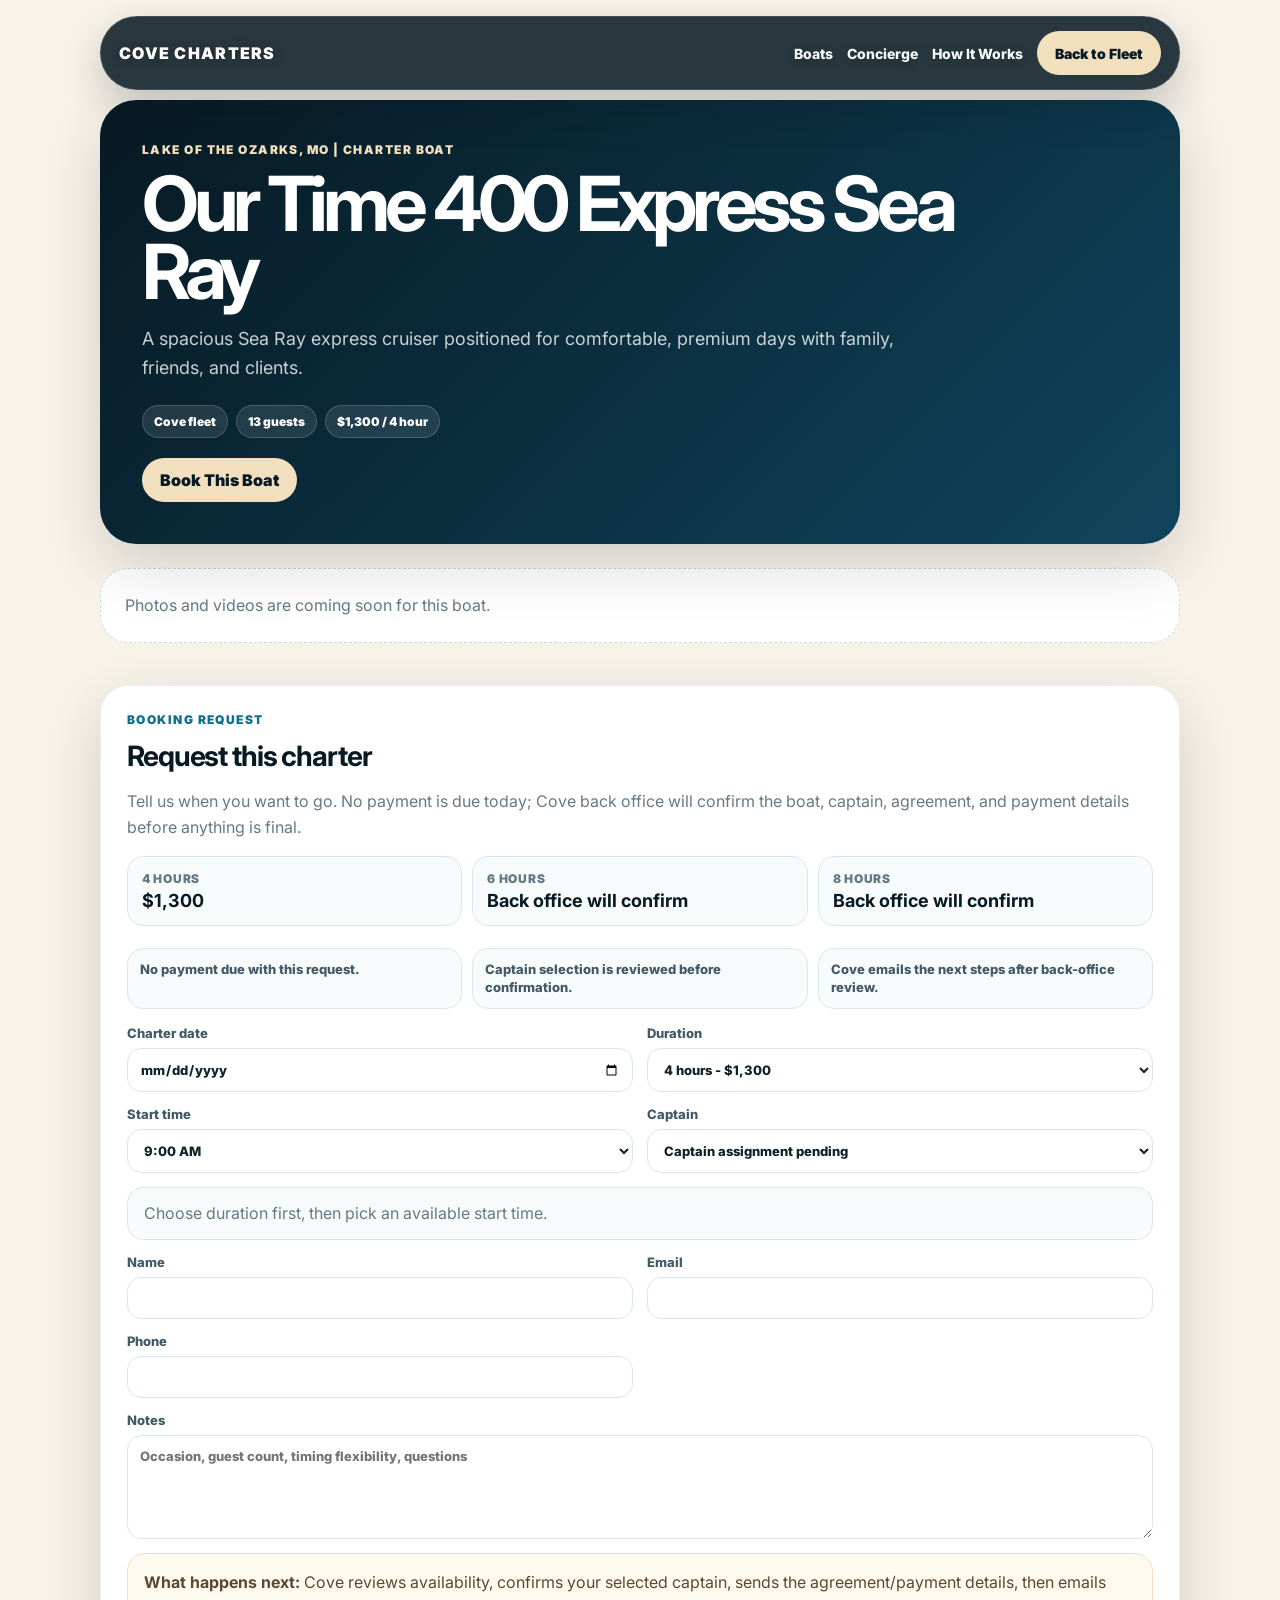
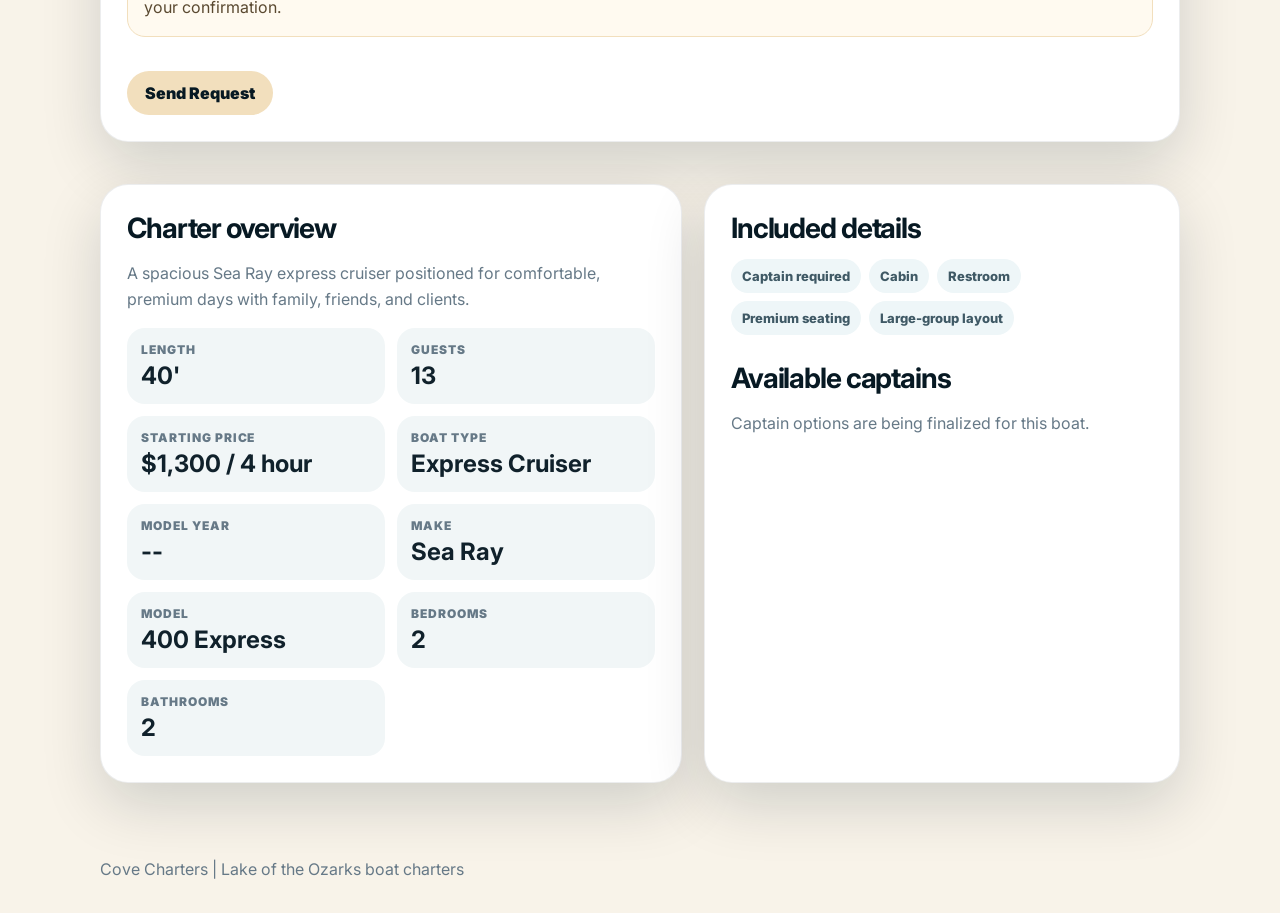
<file: boat.html>
<!DOCTYPE html>
<html lang="en">
<head>
  <meta charset="UTF-8" />
  <meta name="viewport" content="width=device-width, initial-scale=1.0" />
  <title>Cove Boat Details</title>
  <meta name="description" content="View a Cove Charters boat detail record." />
  <link rel="canonical" href="https://jeffrwinters.github.io/Cove-Charters/boat.html" />
  <meta property="og:type" content="product" />
  <meta property="og:title" content="Cove Charters Boat Detail" />
  <meta property="og:description" content="View Lake of the Ozarks charter boat details, media, approved captains, and request a charter with Cove." />
  <meta property="og:url" content="https://jeffrwinters.github.io/Cove-Charters/boat.html" />
  <link rel="preconnect" href="https://fonts.googleapis.com">
  <link rel="preconnect" href="https://fonts.gstatic.com" crossorigin>
  <link href="https://fonts.googleapis.com/css2?family=Inter:wght@400;600;700;800;900&display=swap" rel="stylesheet">
  <style>
    :root{--navy:#071923;--water:#0f6f8f;--sand:#f2dfbd;--ink:#10212b;--muted:#667987;--bg:#f8f3e9;--radius:28px;--shadow:0 22px 60px rgba(7,25,35,.16)}
    *{box-sizing:border-box}
    body{margin:0;font-family:Inter,system-ui,sans-serif;color:var(--ink);background:var(--bg)}
    a{text-decoration:none;color:inherit}
    button,input,select,textarea{font:inherit}
    .wrap{width:min(1080px,calc(100% - 36px));margin:auto}
    .nav{position:fixed;z-index:10;top:16px;left:50%;transform:translateX(-50%);width:min(1080px,calc(100% - 36px));display:flex;justify-content:space-between;gap:16px;align-items:center;padding:14px 18px;border-radius:999px;background:rgba(7,25,35,.86);border:1px solid rgba(255,255,255,.12);box-shadow:0 16px 42px rgba(7,25,35,.22);backdrop-filter:blur(14px)}
    .brand{font-weight:900;letter-spacing:.08em;text-transform:uppercase;color:white;text-shadow:0 1px 10px rgba(0,0,0,.35)}
    .links{display:flex;gap:14px;align-items:center;color:white;font-weight:800;font-size:14px}
    .links a:not(.btn){color:#f5fbfd;text-shadow:0 1px 8px rgba(0,0,0,.35)}
    .links a:not(.btn):hover,.links a:not(.btn):focus-visible{color:white;background:rgba(255,255,255,.1)}
    .mobile-book,.more-menu{display:none!important}
    .nav .btn{background:var(--sand);color:var(--navy)}
    main{padding-top:100px}
    .btn{display:inline-flex;align-items:center;justify-content:center;min-height:44px;padding:0 18px;border-radius:999px;background:var(--sand);color:var(--navy);font-weight:900;border:0;cursor:pointer}
    .btn.dark{background:var(--navy);color:white}
    .btn.light{background:#eef6f8;color:var(--navy)}
    .hero{position:relative;overflow:hidden;color:white;border-radius:36px;padding:42px;box-shadow:var(--shadow);margin-bottom:24px;background:linear-gradient(135deg,var(--navy),#10445b)}
    .hero.has-cover{min-height:560px;display:flex;align-items:end;overflow:hidden}
    .hero.has-cover:after{content:"";position:absolute;inset:0;background:linear-gradient(180deg,rgba(7,25,35,.08),rgba(7,25,35,.92))}
    .hero-cover-img{position:absolute;inset:0;width:100%;height:100%;object-fit:cover;object-position:var(--cover-x,50%) var(--cover-y,50%);transform:scale(var(--cover-zoom,1));transform-origin:center}
    .hero-content{position:relative;z-index:1}
    .hero-content{position:relative;z-index:1;max-width:820px}
    .kicker{font-size:12px;font-weight:900;letter-spacing:.12em;text-transform:uppercase;color:var(--sand);margin-bottom:12px}
    h1{font-size:clamp(42px,7vw,76px);line-height:.9;letter-spacing:-.07em;margin:0 0 18px}
    .hero p{font-size:18px;line-height:1.65;color:rgba(255,255,255,.78);max-width:760px}
    .meta{display:flex;flex-wrap:wrap;gap:8px;margin-top:22px}
    .pill{padding:8px 11px;border-radius:999px;background:rgba(255,255,255,.1);border:1px solid rgba(255,255,255,.18);font-size:12px;font-weight:900}
    .grid{display:grid;grid-template-columns:1.1fr .9fr;gap:22px;margin-bottom:42px}
    .card{background:white;border:1px solid rgba(16,33,43,.08);border-radius:var(--radius);box-shadow:var(--shadow);padding:26px}
    .card h2{font-size:28px;letter-spacing:-.04em;margin:0 0 14px;color:var(--navy)}
    .card p{color:var(--muted);line-height:1.6}
    .specs{display:grid;grid-template-columns:repeat(2,1fr);gap:12px}
    .spec{padding:14px;border-radius:18px;background:#f1f6f7}
    .spec span{display:block;color:var(--muted);font-size:12px;text-transform:uppercase;letter-spacing:.08em;font-weight:900}
    .spec strong{display:block;font-size:24px;margin-top:4px}
    .amenities{display:flex;gap:8px;flex-wrap:wrap}
    .amenities span{padding:9px 11px;border-radius:999px;background:#eef6f8;color:#3f5965;font-size:13px;font-weight:800}
    .actions{display:flex;gap:10px;flex-wrap:wrap;margin-top:20px}
    .media-section{margin-bottom:42px}
    .section-head{display:flex;justify-content:space-between;gap:18px;align-items:end;margin-bottom:16px}
    .section-head h2{font-size:34px;letter-spacing:-.05em;line-height:1;margin:0;color:var(--navy)}
    .section-head p{color:var(--muted);line-height:1.55;margin:0;max-width:420px}
    .gallery-stage{background:white;border:1px solid rgba(16,33,43,.08);border-radius:var(--radius);box-shadow:var(--shadow);overflow:hidden}
    .stage-media{width:100%;aspect-ratio:16/9;background:#dbe7eb;display:block;object-fit:cover;touch-action:pan-y;user-select:none}
    .gallery-controls{display:flex;justify-content:space-between;gap:10px;padding:14px;align-items:center}
    .gallery-controls strong{min-width:0;overflow-wrap:anywhere;line-height:1.2}
    .thumbs{display:grid;grid-template-columns:repeat(auto-fill,minmax(130px,1fr));gap:10px;margin-top:14px}
    .thumb{border:3px solid transparent;border-radius:16px;overflow:hidden;background:white;box-shadow:0 8px 18px rgba(7,25,35,.08);cursor:pointer;padding:0}
    .thumb.active{border-color:var(--water)}
    .thumb img{width:100%;aspect-ratio:4/3;object-fit:cover;display:block}
    .video-grid{display:grid;grid-template-columns:repeat(auto-fit,minmax(260px,1fr));gap:16px}
    .video-grid video{width:100%;border-radius:20px;background:#071923;box-shadow:var(--shadow)}
    .empty{background:white;border:1px dashed #c9d8dd;border-radius:var(--radius);padding:24px;color:var(--muted);line-height:1.55}
    .request-form{display:grid;grid-template-columns:repeat(2,1fr);gap:14px}
    .request-form label{display:grid;gap:7px;color:#425967;font-weight:800;font-size:13px}
    .request-form input,.request-form select,.request-form textarea{width:100%;border:1px solid #dbe7eb;background:white;border-radius:14px;padding:12px;color:var(--ink)}
    .request-form textarea{min-height:104px}
    .full{grid-column:1/-1}
    .form-status{color:var(--muted);line-height:1.5;margin:0}
    .availability-note{grid-column:1/-1;padding:14px 16px;border-radius:16px;background:#f8fbfc;border:1px solid #dbe7eb;color:var(--muted);line-height:1.45}
    .availability-note.good{background:#e9f7f0;border-color:#c9ead8;color:#1f8a5b}
    .availability-note.warn{background:#fff2f2;border-color:#f2cece;color:#a43c3c}
    .pricing-options{display:grid;grid-template-columns:repeat(3,minmax(0,1fr));gap:10px;margin:14px 0 18px}
    .pricing-option{border:1px solid #dbe7eb;background:#f8fbfc;border-radius:16px;padding:14px;display:grid;gap:4px}
    .pricing-option strong{font-size:18px;color:var(--navy)}
    .pricing-option span{color:var(--muted);font-size:12px;font-weight:900;text-transform:uppercase;letter-spacing:.06em}
    .trust-list{grid-column:1/-1;display:grid;grid-template-columns:repeat(3,1fr);gap:10px;margin:4px 0 2px;padding:0;list-style:none}
    .trust-list li{padding:12px;border-radius:16px;background:#f8fbfc;border:1px solid #dbe7eb;color:#425967;font-size:13px;font-weight:800;line-height:1.35}
    .next-steps{grid-column:1/-1;padding:16px;border-radius:18px;background:#fffaf0;border:1px solid #f2dfbd;color:#5a4930;line-height:1.55}
    .loading{background:white;border-radius:var(--radius);padding:28px;box-shadow:var(--shadow);color:var(--muted)}
    footer{padding:34px 0;color:var(--muted)}
    @media(max-width:760px){.grid,.specs,.request-form,.trust-list,.pricing-options{grid-template-columns:1fr}.section-head{display:block}.section-head p{margin-top:10px}.hero{padding:28px}.hero.has-cover{min-height:500px}.actions .btn{width:100%}.nav{top:10px;align-items:flex-start;border-radius:24px;flex-wrap:wrap;gap:10px}.brand{font-size:13px}.links{width:100%;gap:8px;overflow:visible;padding-bottom:0}.links a:not(.btn),.more-menu summary{display:inline-flex;align-items:center;min-height:38px;padding:0 10px;border-radius:999px;background:rgba(255,255,255,.1);color:#f5fbfd;white-space:nowrap}.links .btn{min-height:38px;white-space:nowrap}.desktop-link,.desktop-cta{display:none!important}.mobile-book,.more-menu{display:inline-flex!important}.more-menu{position:relative}.more-menu summary{list-style:none;cursor:pointer;font-weight:900}.more-menu summary::-webkit-details-marker{display:none}.more-menu[open] summary{background:rgba(255,255,255,.18);color:white}.more-menu-panel{position:absolute;right:0;top:calc(100% + 8px);display:grid;gap:6px;min-width:170px;padding:8px;border-radius:18px;background:rgba(7,25,35,.96);border:1px solid rgba(255,255,255,.14);box-shadow:0 18px 42px rgba(7,25,35,.28)}.more-menu-panel a{padding:10px 12px;border-radius:12px;color:white!important;background:transparent!important;text-shadow:none!important}.more-menu-panel a:hover,.more-menu-panel a:focus-visible{background:rgba(255,255,255,.1)!important}.gallery-stage{border-radius:22px}.gallery-controls{display:grid;grid-template-columns:minmax(0,1fr) auto;align-items:center;padding:12px}.gallery-controls .actions{display:flex;margin:0;gap:8px}.gallery-controls .btn{width:auto;min-height:40px;padding:0 14px}.stage-media{aspect-ratio:4/3}.thumbs{display:flex;overflow-x:auto;gap:8px;padding-bottom:4px;scroll-snap-type:x proximity}.thumb{min-width:86px;border-radius:12px;scroll-snap-align:start}}
  </style>
</head>
<body>
  <div class="wrap">
    <nav class="nav"><a class="brand" href="index.html">Cove Charters</a><div class="links"><a href="index.html#boats">Boats</a><a href="index.html#finder">Concierge</a><a class="btn mobile-book" href="#request">Book</a><a class="desktop-link" href="index.html#process">How It Works</a><a class="btn desktop-cta" href="index.html#boats">Back to Fleet</a><details class="more-menu"><summary>Menu</summary><div class="more-menu-panel"><a href="index.html#process">How It Works</a><a href="captains.html">Captains</a><a href="admin.html">Owners</a></div></details></div></nav>
    <main id="app"><div class="loading">Loading boat details...</div></main>
    <footer>Cove Charters | Lake of the Ozarks boat charters</footer>
  </div>
  <script>
    const COVE_API='https://cove-api.jeff-r-winters.workers.dev';
    const money=v=>new Intl.NumberFormat('en-US',{style:'currency',currency:'USD',maximumFractionDigits:0}).format(Number(v||0));
    const params=new URLSearchParams(location.search);
    const requested=params.get('boat')||params.get('slug')||params.get('id');
    const state={boat:null,media:[],captains:[],activePhoto:0};
    const val=(v,fallback='--')=>v===undefined||v===null||v===''?fallback:v;
    const price=b=>b.startingPrice||b.baseFee||0;
    const priceText=b=>price(b)?`${money(price(b))} / ${b.priceUnit||'charter'}`:'Contact for pricing';
    const esc=v=>String(v??'').replace(/[&<>"']/g,c=>({'&':'&amp;','<':'&lt;','>':'&gt;','"':'&quot;',"'":'&#39;'}[c]));
    function normalizeBoat(b){return {...b,amenities:b.amenities||[],approvedCaptainIds:b.approvedCaptainIds||[],pricingPlans:b.pricingPlans||[],sourceListingUrl:b.sourceListingUrl||'#'};}
    const bookingDurations=[4,6,8];
    function pricingPlan(hours){return (state.boat?.pricingPlans||[]).find(p=>Number(p.durationHours)===Number(hours));}
    function durationPriceText(hours){const plan=pricingPlan(hours);const fallback=Number(hours)===4?price(state.boat):0;return plan?.baseFee?money(plan.baseFee):fallback?money(fallback):'Back office will confirm';}
    function durationLabel(hours){return `${hours} hours - ${durationPriceText(hours)}`;}
    function pricingOptions(){return bookingDurations.map(hours=>`<div class="pricing-option"><span>${hours} hours</span><strong>${esc(durationPriceText(hours))}</strong></div>`).join('');}
    function normalizeMedia(items){return (items||[]).map(m=>({...m,mediaType:m.mediaType||m.media_type,sortOrder:Number(m.sortOrder??m.sort_order??0),isCover:Boolean(m.isCover??m.is_cover)})).sort((a,b)=>Number(b.isCover)-Number(a.isCover)||a.sortOrder-b.sortOrder);}
    function photos(){return state.media.filter(m=>m.mediaType==='photos');}
    function videos(){return state.media.filter(m=>m.mediaType==='videos');}
    function coverPhoto(){return photos().find(m=>m.isCover)||photos()[state.activePhoto]||null;}
    function setMeta(name,content,property=false){let el=document.querySelector(property?`meta[property="${name}"]`:`meta[name="${name}"]`);if(!el){el=document.createElement('meta');el.setAttribute(property?'property':'name',name);document.head.appendChild(el);}el.setAttribute('content',content);}
    function setCanonical(url){let el=document.querySelector('link[rel="canonical"]');if(!el){el=document.createElement('link');el.rel='canonical';document.head.appendChild(el);}el.href=url;}
    function updateSeo(boat){const url=`${location.origin}${location.pathname}?boat=${encodeURIComponent(boat.slug||boat.id)}`;const title=`${boat.name} Charter | Cove Charters Lake of the Ozarks`;const description=`Request ${boat.name}, a ${boat.lengthFt||''} foot Lake of the Ozarks charter boat for up to ${boat.capacity||'your group'} guests with Cove Charters.`;document.title=title;setMeta('description',description);setMeta('og:title',title,true);setMeta('og:description',description,true);setMeta('og:url',url,true);setCanonical(url);let json=document.getElementById('boatSchema');if(!json){json=document.createElement('script');json.type='application/ld+json';json.id='boatSchema';document.head.appendChild(json);}json.textContent=JSON.stringify({'@context':'https://schema.org','@type':'Product',name:boat.name,description,url,brand:{'@type':'Brand',name:'Cove Charters'},offers:{'@type':'Offer',availability:'https://schema.org/InStock',priceCurrency:'USD',price:price(boat)||undefined}});}
    function render(boat){state.boat=normalizeBoat(boat);updateSeo(state.boat);draw();}
    function draw(){const boat=state.boat;if(!boat)return;const specs=[['Length',`${val(boat.lengthFt)}'`],['Guests',val(boat.capacity)],['Starting price',priceText(boat)],['Boat type',val(boat.type)],['Model year',val(boat.modelYear)],['Make',val(boat.make)],['Model',val(boat.model)],['Bedrooms',val(boat.bedrooms)],['Bathrooms',val(boat.bathrooms)]];const cover=coverPhoto();document.getElementById('app').innerHTML=`${hero(boat,cover)}${mediaMarkup()}${bookingForm()}<div class="grid"><section class="card"><h2>Charter overview</h2><p>${esc(boat.shortDescription||'A polished Lake of the Ozarks charter option for your day on the water.')}</p><div class="specs">${specs.map(([label,value])=>`<div class="spec"><span>${esc(label)}</span><strong>${esc(value)}</strong></div>`).join('')}</div></section><section class="card"><h2>Included details</h2><div class="amenities">${boat.amenities.length?boat.amenities.map(item=>`<span>${esc(item)}</span>`).join(''):'<span>Details coming soon</span>'}</div><h2 style="margin-top:26px">Available captains</h2><p>${state.captains.length?esc(state.captains.map(c=>c.name).join(', ')):'Captain options are being finalized for this boat.'}</p></section></div>`;bindGallery();bindBookingForm();}
    function hero(boat,cover){const style=cover?` style="--cover-x:${Number(cover.focalX||50)}%;--cover-y:${Number(cover.focalY||50)}%;--cover-zoom:${Number(cover.zoom||1)}"`:'';return `<section class="hero ${cover?'has-cover':''}"${style}>${cover?`<img class="hero-cover-img" src="${esc(cover.url)}" alt="${esc(cover.alt||cover.title||boat.name)}">`:''}<div class="hero-content"><div class="kicker">${esc(val(boat.homePort,'Lake of the Ozarks'))} | Charter boat</div><h1>${esc(boat.name)}</h1><p>${esc(boat.shortDescription||'Premium Lake of the Ozarks charter boat.')}</p><div class="meta"><span class="pill">${boat.featured?'Featured charter':'Cove fleet'}</span><span class="pill">${val(boat.capacity,'--')} guests</span><span class="pill">${priceText(boat)}</span></div><div class="actions"><a class="btn" href="#request">Book This Boat</a></div></div></section>`}
    function mediaMarkup(){const p=photos();const v=videos();if(!p.length&&!v.length)return `<section class="media-section"><div class="empty">Photos and videos are coming soon for this boat.</div></section>`;const active=p[state.activePhoto]||p[0];return `<section class="media-section"><div class="section-head"><div><div class="kicker" style="color:var(--water)">Boat Media</div><h2>See the charter before you book.</h2></div><p>Review the layout, seating, and on-water feel before sending your request.</p></div>${p.length?`<div class="gallery-stage"><img class="stage-media" id="stagePhoto" src="${esc(active.url)}" alt="${esc(active.alt||active.title||state.boat.name)}" draggable="false"><div class="gallery-controls"><strong>${esc(active.title||'Gallery photo')} <span class="pill">${state.activePhoto+1} / ${p.length}</span></strong><div class="actions"><button class="btn light" type="button" id="prevPhoto" aria-label="Previous photo">Previous</button><button class="btn light" type="button" id="nextPhoto" aria-label="Next photo">Next</button></div></div></div><div class="thumbs">${p.map((m,i)=>`<button class="thumb ${i===state.activePhoto?'active':''}" type="button" data-photo="${i}" aria-label="Show photo ${i+1}"><img src="${esc(m.url)}" alt="${esc(m.alt||m.title||state.boat.name)}"></button>`).join('')}</div>`:''}${v.length?`<div class="section-head" style="margin-top:28px"><div><div class="kicker" style="color:var(--water)">Video</div><h2>On-water view.</h2></div></div><div class="video-grid">${v.map(m=>`<video src="${esc(m.url)}" controls preload="metadata"></video>`).join('')}</div>`:''}</section>`}
    function bindGallery(){const p=photos();const show=delta=>{state.activePhoto=(state.activePhoto+delta+p.length)%p.length;draw();};document.querySelectorAll('[data-photo]').forEach(btn=>btn.onclick=()=>{state.activePhoto=Number(btn.dataset.photo);draw();});const prev=document.getElementById('prevPhoto');const next=document.getElementById('nextPhoto');if(prev)prev.onclick=()=>show(-1);if(next)next.onclick=()=>show(1);const stage=document.getElementById('stagePhoto');if(stage&&p.length>1){let startX=0,startY=0;stage.addEventListener('touchstart',e=>{const t=e.touches[0];startX=t.clientX;startY=t.clientY;},{passive:true});stage.addEventListener('touchend',e=>{const t=e.changedTouches[0];const dx=t.clientX-startX;const dy=t.clientY-startY;if(Math.abs(dx)>45&&Math.abs(dx)>Math.abs(dy)*1.3)show(dx<0?1:-1);},{passive:true});}}
    const BOOKING_START_MIN=9*60;
    const BOOKING_END_MAX=18*60;
    const bookingTimeHelp='Choose duration first, then pick an available start time.';
    function timeValue(total){return `${String(Math.floor(total/60)).padStart(2,'0')}:${String(total%60).padStart(2,'0')}`;}
    function latestStartForDuration(hours){return Math.max(BOOKING_START_MIN,BOOKING_END_MAX-Number(hours||4)*60);}
    function friendlyTime(value){const [h,m]=value.split(':').map(Number);const suffix=h>=12?'PM':'AM';return `${h%12||12}:${String(m).padStart(2,'0')} ${suffix}`;}
    function startTimeOptions(hours=4){const latest=latestStartForDuration(hours);const count=((latest-BOOKING_START_MIN)/30)+1;return Array.from({length:count},(_,i)=>{const value=timeValue(BOOKING_START_MIN+i*30);return `<option value="${value}">${friendlyTime(value)}</option>`;}).join('');}
    function bookingForm(){const captainOptions=state.captains.map(c=>`<option value="${esc(c.id)}">${esc(c.name)}${c.credential?` - ${esc(c.credential)}`:''}</option>`).join('');return `<section class="card" id="request" style="margin-bottom:42px"><div class="kicker" style="color:var(--water)">Booking Request</div><h2>Request this charter</h2><p>Tell us when you want to go. No payment is due today; Cove back office will confirm the boat, captain, agreement, and payment details before anything is final.</p><div class="pricing-options">${pricingOptions()}</div><form class="request-form" id="bookingRequestForm"><ul class="trust-list"><li>No payment due with this request.</li><li>Captain selection is reviewed before confirmation.</li><li>Cove emails the next steps after back-office review.</li></ul><label>Charter date<input id="bookingDate" type="date" required></label><label>Duration<select id="bookingDuration">${bookingDurations.map(hours=>`<option value="${hours}">${esc(durationLabel(hours))}</option>`).join('')}</select></label><label>Start time<select id="bookingStartTime" required>${startTimeOptions(4)}</select></label><label>Captain<select id="bookingCaptainId" ${state.captains.length?'required':''}>${state.captains.length?'<option value="">Choose captain</option>'+captainOptions:'<option value="">Captain assignment pending</option>'}</select></label><div class="availability-note" id="availabilityNote">${bookingTimeHelp}</div><label>Name<input id="bookingName" autocomplete="name" required></label><label>Email<input id="bookingEmail" type="email" autocomplete="email"></label><label>Phone<input id="bookingPhone" autocomplete="tel"></label><label class="full">Notes<textarea id="bookingNotes" placeholder="Occasion, guest count, timing flexibility, questions"></textarea></label><div class="next-steps"><strong>What happens next:</strong> Cove reviews availability, confirms your selected captain, sends the agreement/payment details, then emails your confirmation.</div><div class="actions full"><button class="btn" type="submit">Send Request</button><p class="form-status" id="bookingStatus"></p></div></form></section>`}
    function snapHalfHour(input){if(!input.value)return;const [h,m]=input.value.split(':').map(Number);if(!Number.isFinite(h)||!Number.isFinite(m))return;let total=h*60+m;const latest=latestStartForDuration(bookingDuration?.value||4);total=Math.round(total/30)*30;total=Math.min(latest,Math.max(BOOKING_START_MIN,total));input.value=timeValue(total);}
    function customerTimeAllowed(){if(!bookingStartTime.value)return false;const [h,m]=bookingStartTime.value.split(':').map(Number);const total=h*60+m;return Number.isFinite(total)&&total>=BOOKING_START_MIN&&total<=latestStartForDuration(bookingDuration.value||4)&&total%30===0;}
    function updateStartTimeOptions(){const previous=bookingStartTime.value;bookingStartTime.innerHTML=startTimeOptions(bookingDuration.value||4);if([...bookingStartTime.options].some(option=>option.value===previous))bookingStartTime.value=previous;else bookingStartTime.value=bookingStartTime.options[0]?.value||'';}
    function requestWindow(){if(!bookingDate.value||!bookingStartTime.value)return null;const start=`${bookingDate.value}T${bookingStartTime.value}`;const endDate=new Date(start);endDate.setMinutes(endDate.getMinutes()+Number(bookingDuration.value||4)*60);const end=`${endDate.getFullYear()}-${String(endDate.getMonth()+1).padStart(2,'0')}-${String(endDate.getDate()).padStart(2,'0')}T${String(endDate.getHours()).padStart(2,'0')}:${String(endDate.getMinutes()).padStart(2,'0')}`;return {start,end};}
    async function checkAvailability(){snapHalfHour(bookingStartTime);const win=requestWindow();availabilityNote.className='availability-note';if(!win){availabilityNote.textContent=bookingTimeHelp;return '';}if(!customerTimeAllowed()){availabilityNote.className='availability-note warn';availabilityNote.textContent=`Please choose one of the listed start times for a ${bookingDuration.value}-hour charter.`;return '';}availabilityNote.textContent='Checking likely availability...';try{const params=new URLSearchParams({entityType:'boat',entityId:state.boat.id,from:win.start,to:win.end});const r=await fetch(`${COVE_API}/api/v1/availability?${params}`,{cache:'no-store'});const blocks=await r.json();if(!r.ok)throw new Error(blocks.error||'Availability check failed');const conflicts=blocks.filter(a=>a.startAt<win.end&&a.endAt>win.start);if(conflicts.length){availabilityNote.className='availability-note warn';availabilityNote.textContent='This time has a possible scheduling conflict. Send the request anyway and Cove will confirm the best available option.';return `Customer saw availability warning for ${win.start} to ${win.end}.`; }availabilityNote.className='availability-note good';availabilityNote.textContent='This time looks open. Cove will still confirm the boat, captain, and final details.';return `Customer saw likely open availability for ${win.start} to ${win.end}.`;}catch(error){availabilityNote.textContent='Availability check is unavailable right now. You can still submit a request and Cove will review it manually.';return `Availability check unavailable: ${error.message}`;}}
    function bindBookingForm(){const form=document.getElementById('bookingRequestForm');if(!form)return;bookingStartTime.onchange=()=>{snapHalfHour(bookingStartTime);checkAvailability();};bookingDuration.onchange=()=>{updateStartTimeOptions();checkAvailability();};bookingDate.onchange=checkAvailability;form.onsubmit=async e=>{e.preventDefault();snapHalfHour(bookingStartTime);if(!customerTimeAllowed()){bookingStatus.textContent=`Please choose one of the listed start times for a ${bookingDuration.value}-hour charter.`;return;}bookingStatus.textContent='Sending request...';const availabilityContext=await checkAvailability();const payload={boatId:state.boat.id,captainId:bookingCaptainId.value||null,charterDate:bookingDate.value,startTime:bookingStartTime.value,durationHours:Number(bookingDuration.value||4),customerName:bookingName.value,email:bookingEmail.value,phone:bookingPhone.value,notes:bookingNotes.value.trim(),officeNotes:availabilityContext};try{const r=await fetch(`${COVE_API}/api/v1/bookings`,{method:'POST',headers:{'Content-Type':'application/json'},body:JSON.stringify(payload)});const d=await r.json();if(!r.ok)throw new Error(d.error||'Request failed');bookingStatus.textContent=`Request received. Reference ${d.id}. Watch your email for Cove's follow-up after back-office review.`;form.reset();updateStartTimeOptions();availabilityNote.className='availability-note';availabilityNote.textContent=bookingTimeHelp;}catch(error){bookingStatus.textContent=error.message;}}}
    async function loadCaptainsForBoat(boat){try{const r=await fetch(`${COVE_API}/api/v1/boats/${encodeURIComponent(boat.id)}/captains`,{cache:'no-store'});const data=await r.json();if(!r.ok)throw new Error(data.error||'Captains failed');state.captains=data;draw();}catch(error){console.warn('Cove captains unavailable',error);state.captains=[];draw();}}
    async function loadMediaForBoat(boat){try{const r=await fetch(`${COVE_API}/api/v1/media?entityType=boat&entityId=${encodeURIComponent(boat.id)}`,{cache:'no-store'});const data=await r.json();if(!r.ok)throw new Error(data.error||'Media failed');state.media=normalizeMedia(data);state.activePhoto=Math.max(0,photos().findIndex(m=>m.isCover));draw();}catch(error){console.warn('Cove media unavailable',error);state.media=[];draw();}}
    async function loadFromApi(){const r=await fetch(`${COVE_API}/api/v1/boats`,{cache:'no-store'});const data=await r.json();if(!r.ok)throw new Error(data.error||'API failed');const boat=data.find(item=>item.slug===requested||item.id===requested)||data[0];if(!boat)throw new Error('No boat records found');render(boat);await Promise.all([loadMediaForBoat(boat),loadCaptainsForBoat(boat)]);}
    async function loadFallback(){const r=await fetch('data/boats.json',{cache:'no-store'});const data=await r.json();const boat=data.find(item=>item.slug===requested||item.id===requested)||data[0];render(boat);}
    loadFromApi().catch(error=>{console.warn('Cove API unavailable, using JSON fallback',error);loadFallback().catch(()=>{document.getElementById('app').innerHTML='<div class="loading">Boat details could not be loaded.</div>';});});
  </script>
</body>
</html>
</file>
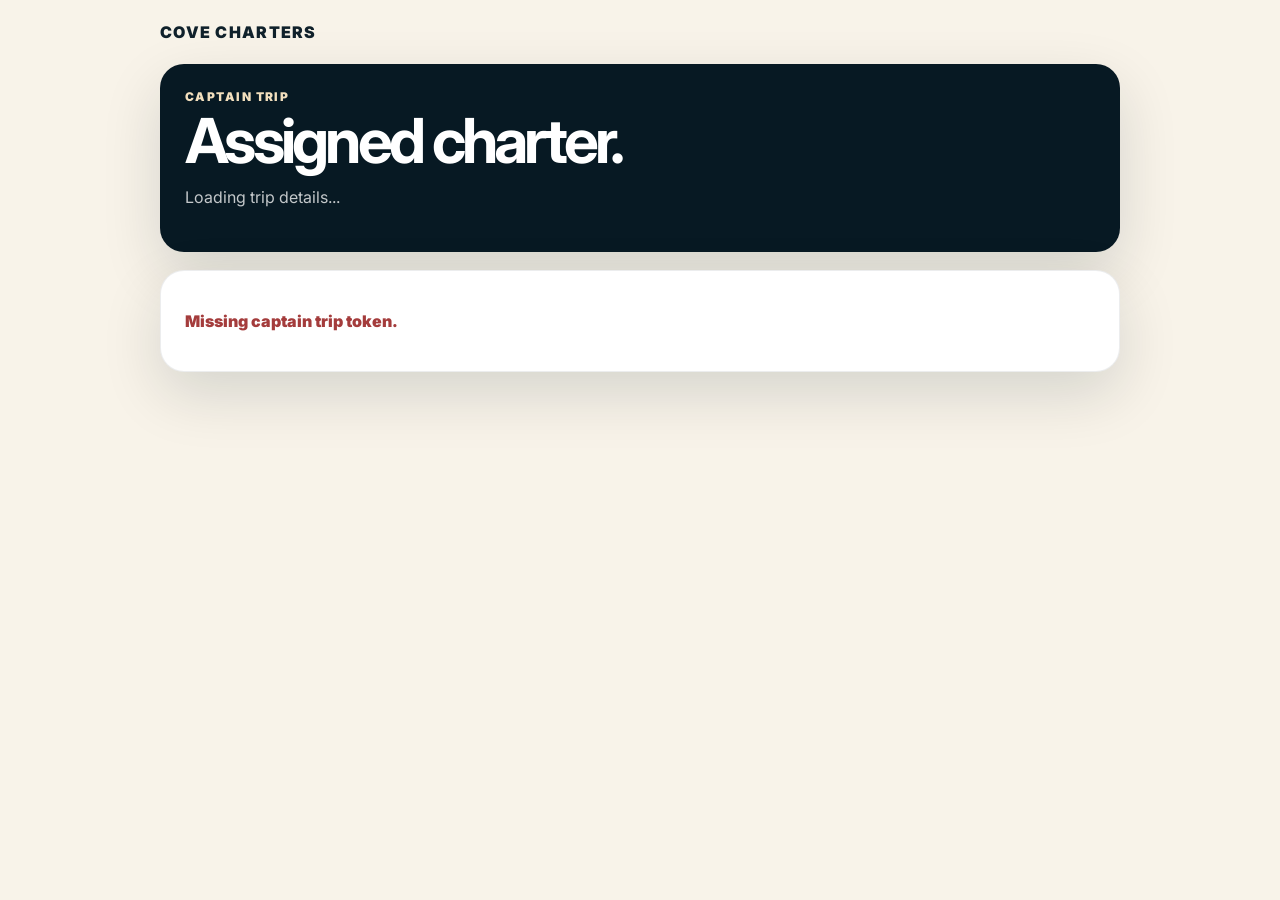
<file: captain-trip.html>
<!DOCTYPE html>
<html lang="en">
<head>
  <meta charset="UTF-8" />
  <meta name="viewport" content="width=device-width, initial-scale=1.0" />
  <title>Cove Charters | Captain Trip</title>
  <meta name="description" content="Captain trip details and availability for an assigned Cove Charters booking." />
  <link rel="preconnect" href="https://fonts.googleapis.com">
  <link rel="preconnect" href="https://fonts.gstatic.com" crossorigin>
  <link href="https://fonts.googleapis.com/css2?family=Inter:wght@400;600;700;800;900&display=swap" rel="stylesheet">
  <style>
    :root{--navy:#071923;--water:#0f6f8f;--sand:#f2dfbd;--ink:#10212b;--muted:#667987;--bg:#f8f3e9;--line:#dbe7eb;--good:#1f8a5b;--bad:#a43c3c;--shadow:0 22px 60px rgba(7,25,35,.14)}*{box-sizing:border-box}body{margin:0;font-family:Inter,system-ui,sans-serif;color:var(--ink);background:var(--bg)}button,input,textarea,select{font:inherit}a{color:inherit}.wrap{width:min(960px,calc(100% - 32px));margin:auto;padding-bottom:40px}.nav{padding:22px 0}.brand{font-weight:900;letter-spacing:.08em;text-transform:uppercase}.hero,.card{background:white;border:1px solid rgba(16,33,43,.08);border-radius:24px;box-shadow:var(--shadow);padding:24px}.hero{background:var(--navy);color:white}.hero h1{margin:8px 0 10px;font-size:clamp(34px,7vw,62px);line-height:.92;letter-spacing:-.06em}.hero p{color:rgba(255,255,255,.76);line-height:1.6}.kicker{font-size:12px;font-weight:900;letter-spacing:.12em;text-transform:uppercase;color:var(--sand)}.meta,.actions{display:flex;flex-wrap:wrap;gap:8px;margin-top:16px}.pill{padding:8px 10px;border-radius:999px;background:#eef6f8;color:#3f5965;font-size:12px;font-weight:900}.hero .pill{background:rgba(255,255,255,.1);color:white;border:1px solid rgba(255,255,255,.18)}.grid{display:grid;grid-template-columns:repeat(2,minmax(0,1fr));gap:14px;margin-top:18px}.card{margin:18px 0}.card h2{margin:0 0 12px;font-size:26px;letter-spacing:-.04em}.detail{border-radius:16px;background:#f8fbfc;border:1px solid var(--line);padding:14px}.detail span{display:block;color:var(--muted);font-size:12px;font-weight:900;text-transform:uppercase;letter-spacing:.06em}.detail strong{display:block;margin-top:5px;font-size:17px;line-height:1.3;overflow-wrap:anywhere}.btn{display:inline-flex;align-items:center;justify-content:center;min-height:42px;padding:0 16px;border:0;border-radius:999px;background:var(--navy);color:white;font-weight:900;text-decoration:none;cursor:pointer}.btn.light{background:#eef6f8;color:var(--navy);border:1px solid #d8e4e8}.btn.danger{background:#fff2f2;color:var(--bad);border:1px solid #f2cece}.btn:disabled{opacity:.55;cursor:not-allowed}.note{white-space:pre-wrap;line-height:1.55;color:#304854}.status{font-weight:900;color:var(--muted)}.status.good{color:var(--good)}.status.bad{color:var(--bad)}.form{display:grid;grid-template-columns:repeat(4,minmax(0,1fr));gap:12px;align-items:end}.form label{display:grid;gap:7px;color:#425967;font-weight:800;font-size:13px}.form input,.form textarea,.form select{width:100%;border:1px solid var(--line);border-radius:14px;padding:12px;color:var(--ink)}.form textarea{min-height:92px}.form .wide{grid-column:span 2}.callout{border:1px solid #c9ead8;background:#f5fcf8;color:#245b40;border-radius:16px;padding:12px;font-weight:800;line-height:1.45}.calendar-head{display:flex;justify-content:space-between;gap:12px;align-items:center}.calendar-title{font-size:22px;font-weight:900;letter-spacing:-.035em}.calendar-grid{display:grid;grid-template-columns:repeat(7,minmax(0,1fr));border:1px solid var(--line);border-radius:18px;overflow:hidden;margin-top:12px}.calendar-day-name,.calendar-day{min-width:0;border-right:1px solid var(--line);border-bottom:1px solid var(--line)}.calendar-day-name:nth-child(7n),.calendar-day:nth-child(7n){border-right:0}.calendar-day-name{background:#f8fbfc;padding:10px;font-size:11px;font-weight:900;color:var(--muted);text-transform:uppercase}.calendar-day{min-height:118px;padding:10px;background:white}.calendar-day.out{background:#f8fbfc;color:#a8b6bd}.calendar-date{font-weight:900;font-size:13px}.calendar-event{width:100%;margin-top:7px;border:1px solid #cfe2e8;background:#edf6f8;color:var(--ink);border-radius:10px;padding:7px;text-align:left;font-size:12px;font-weight:800;line-height:1.25}.calendar-event.bad{border-color:#f2cece;background:#fff2f2}.calendar-event.good{border-color:#c9ead8;background:#e9f7f0}.calendar-event span{display:block;color:var(--muted);font-size:11px;font-weight:700;margin-top:3px}.availability-list{display:grid;gap:10px;margin-top:14px}.availability-row{display:flex;justify-content:space-between;gap:12px;align-items:center;border:1px solid var(--line);border-radius:16px;background:#fbfdfd;padding:12px}.availability-row strong,.availability-row span{display:block}.availability-row span{color:var(--muted);font-size:13px;margin-top:4px}@media(max-width:680px){.wrap{width:min(100% - 24px,960px)}.hero,.card{border-radius:20px;padding:20px}.grid,.form{grid-template-columns:1fr}.form .wide{grid-column:auto}.actions .btn,.form .btn{width:100%}.calendar-head{display:grid}.calendar-grid{grid-template-columns:1fr;border:0;gap:10px}.calendar-day-name{display:none}.calendar-day{border:1px solid var(--line);border-radius:16px;min-height:0}.calendar-day.out{display:none}.availability-row{display:grid}}@media print{body{background:white}.wrap{width:100%;padding:0}.hero,.card{box-shadow:none;break-inside:avoid}.hero{background:white;color:var(--ink)}.hero p{color:var(--muted)}.kicker{color:var(--water)}.btn{border:1px solid var(--line);background:white;color:var(--ink)}}
  </style>
</head>
<body>
  <div class="wrap">
    <nav class="nav"><div class="brand">Cove Charters</div></nav>
    <section class="hero"><div class="kicker">Captain Trip</div><h1 id="title">Assigned charter.</h1><p id="intro">Loading trip details...</p><div class="meta" id="meta"></div></section>
    <main id="app"><section class="card"><p class="status">Loading...</p></section></main>
  </div>
  <script>
    const COVE_API='https://cove-api.jeff-r-winters.workers.dev';
    const token=new URLSearchParams(location.search).get('token')||'';
    const state={trip:null,documents:[],availability:[],trips:[],month:new Date(new Date().getFullYear(),new Date().getMonth(),1)};
    const esc=value=>String(value??'').replace(/[&<>"']/g,c=>({'&':'&amp;','<':'&lt;','>':'&gt;','"':'&quot;',"'":'&#39;'}[c]));
    const dateKey=date=>[date.getFullYear(),String(date.getMonth()+1).padStart(2,'0'),String(date.getDate()).padStart(2,'0')].join('-');
    const monthRange=()=>{const start=new Date(state.month.getFullYear(),state.month.getMonth(),1);start.setDate(start.getDate()-start.getDay());const end=new Date(start);end.setDate(start.getDate()+41);return {from:dateKey(start),to:dateKey(end)};};
    function detail(label,value){return `<div class="detail"><span>${esc(label)}</span><strong>${esc(value||'Not provided')}</strong></div>`;}
    function shell(){const b=state.trip||{};const docs=state.documents||[];const final=b.finalDetails||{};const trip=b.trip||{};const closeoutSaved=trip.status==='captain_submitted'||trip.status==='closed';app.innerHTML=`<section class="card"><h2>Trip details</h2><div class="grid">${detail('Boat',b.boatName||b.boatId)}${detail('Date',b.charterDate)}${detail('Start time',b.startTime)}${detail('Duration',b.durationHours?`${b.durationHours} hours`:'')}${detail('Booking status',b.status)}${detail('Agreement',b.agreementStatus)}</div></section><section class="card"><h2>Customer</h2><div class="grid">${detail('Name',b.customerName)}${detail('Phone',b.customerPhone)}${detail('Email',b.customerEmail)}${detail('Total guests',final.guestCount||'Not provided')}${detail('Preferred pickup',final.pickupLocation||'Not provided')}</div><div class="actions">${b.customerPhone?`<a class="btn" href="tel:${esc(b.customerPhone)}">Call Customer</a>`:''}${b.customerEmail?`<a class="btn light" href="mailto:${esc(b.customerEmail)}">Email Customer</a>`:''}</div></section><section class="card"><h2>Trip closeout</h2>${closeoutSaved?`<p class="callout">Closeout submitted. Cove back office will review the values before final payout.</p>`:'<p class="status">After the charter, submit the actual hours, miles traveled, and any notes for back-office review.</p>'}<form class="form" id="closeoutForm"><label>Actual hours<input id="actualHours" type="number" min="0.5" step="0.5" required value="${esc(trip.actualHours||b.durationHours||'')}"></label><label>Miles traveled<input id="milesTraveled" type="number" min="0" step="0.1" required value="${esc(trip.billableMiles||'')}"></label><label>Cleaning needed<select id="cleaningNeeded"><option value="no">No</option><option value="yes">Yes</option></select></label><label>Damage reported<select id="damageReported"><option value="no" ${trip.damageReported?'':'selected'}>No</option><option value="yes" ${trip.damageReported?'selected':''}>Yes</option></select></label><label class="wide">Fuel notes<textarea id="fuelNotes" placeholder="Fuel stop, unusual consumption, receipt notes..."></textarea></label><label class="wide">Cleaning notes<textarea id="cleaningNotes" placeholder="Anything the office should know before closeout."></textarea></label><label class="wide">Damage notes<textarea id="damageNotes" placeholder="Describe any damage or leave blank.">${esc(trip.damageNotes||'')}</textarea></label><label class="wide">Captain notes<textarea id="captainNotes" placeholder="Operational notes, customer notes, weather, timing...">${esc(trip.captainNotes||'')}</textarea></label><button class="btn" id="submitCloseout" type="submit">${closeoutSaved?'Update Closeout':'Submit Closeout'}</button></form><p class="status" id="closeoutStatus">${trip.officeNotes?esc(trip.officeNotes):''}</p></section><section class="card"><h2>Availability</h2><div class="calendar-head"><div><div class="calendar-title" id="calendarTitle">Calendar</div><p class="status" id="availabilityStatus">Loading availability...</p></div><div class="actions"><button class="btn light" type="button" id="prevMonth">Previous</button><button class="btn light" type="button" id="todayMonth">Today</button><button class="btn light" type="button" id="nextMonth">Next</button></div></div><div class="calendar-grid" id="captainCalendar"></div><form class="form" id="availabilityForm"><label>Start date<input id="availabilityStartDate" type="date" required></label><label>Start time<input id="availabilityStartTime" type="time" step="1800" required></label><label>End date<input id="availabilityEndDate" type="date" required></label><label>End time<input id="availabilityEndTime" type="time" step="1800" required></label><label class="wide">Notes<input id="availabilityNotes" placeholder="Unavailable, personal hold, travel, etc."></label><button class="btn" type="submit">Add Unavailable Time</button></form><div class="availability-list" id="availabilityList"></div></section><section class="card"><h2>Notes</h2><p class="note">${esc(b.customerNotes||'No customer notes provided.')}</p>${b.officeNotes?`<p class="note">${esc(b.officeNotes)}</p>`:''}</section><section class="card"><h2>Documents</h2>${docs.length?`<div class="actions">${docs.map(doc=>`<a class="btn light" href="${esc(doc.url)}" target="_blank" rel="noopener">${esc(doc.title||'Open document')}</a>`).join('')}</div>`:'<p class="status">No signed/supporting documents are attached yet.</p>'}</section>`;bindCloseoutUi();bindAvailabilityUi();renderAvailability();}
    function renderTrip(data){state.trip=data.booking||{};state.documents=data.documents||[];const b=state.trip;title.textContent=b.boatName||'Assigned charter';intro.textContent=`${b.charterDate||'Date TBD'} at ${b.startTime||'time TBD'} with ${b.customerName||'the customer'}.`;meta.innerHTML=[b.status,b.agreementStatus,b.durationHours?`${b.durationHours} hours`:null,b.captainName].filter(Boolean).map(x=>`<span class="pill">${esc(x)}</span>`).join('');shell();}
    function bindCloseoutUi(){if(!closeoutForm)return;closeoutForm.onsubmit=e=>{e.preventDefault();submitCloseoutForm().catch(error=>{closeoutStatus.textContent=error.message;closeoutStatus.className='status bad';});};}
    async function submitCloseoutForm(){const payload={actualHours:Number(actualHours.value||0),milesTraveled:Number(milesTraveled.value||0),cleaningNeeded:cleaningNeeded.value==='yes',damageReported:damageReported.value==='yes',fuelNotes:fuelNotes.value.trim(),cleaningNotes:cleaningNotes.value.trim(),damageNotes:damageNotes.value.trim(),captainNotes:captainNotes.value.trim()};if(!payload.actualHours||payload.actualHours<=0)throw new Error('Enter actual hours before submitting.');if(payload.milesTraveled<0)throw new Error('Miles traveled cannot be negative.');submitCloseout.disabled=true;submitCloseout.textContent='Submitting...';closeoutStatus.textContent='Submitting closeout...';closeoutStatus.className='status';try{const r=await fetch(`${COVE_API}/api/v1/captain-trips/${encodeURIComponent(token)}/closeout`,{method:'POST',headers:{'Content-Type':'application/json'},body:JSON.stringify(payload)});const d=await r.json();if(!r.ok)throw new Error(d.error||'Could not submit closeout.');state.trip={...state.trip,trip:d.trip};closeoutStatus.textContent='Closeout submitted. Cove back office can review it now.';closeoutStatus.className='status good';submitCloseout.textContent='Update Closeout';}finally{submitCloseout.disabled=false;}}
    function bindAvailabilityUi(){prevMonth.onclick=()=>{state.month=new Date(state.month.getFullYear(),state.month.getMonth()-1,1);loadAvailability();};nextMonth.onclick=()=>{state.month=new Date(state.month.getFullYear(),state.month.getMonth()+1,1);loadAvailability();};todayMonth.onclick=()=>{const now=new Date();state.month=new Date(now.getFullYear(),now.getMonth(),1);loadAvailability();};availabilityForm.onsubmit=e=>{e.preventDefault();addAvailability().catch(error=>availabilityStatus.textContent=error.message);};}
    function renderAvailability(){if(!captainCalendar)return;calendarTitle.textContent=state.month.toLocaleDateString([], {month:'long',year:'numeric'});availabilityStatus.textContent=`${state.availability.length} unavailable block(s), ${state.trips.length} assigned trip(s).`;const byDate={};state.trips.forEach(t=>{if(t.charterDate)(byDate[t.charterDate] ||= []).push({kind:'trip',item:t});});state.availability.forEach(a=>{const first=a.startAt.slice(0,10);(byDate[first] ||= []).push({kind:'availability',item:a});});const start=new Date(state.month.getFullYear(),state.month.getMonth(),1);start.setDate(start.getDate()-start.getDay());const end=new Date(start);end.setDate(start.getDate()+41);let html=['Sun','Mon','Tue','Wed','Thu','Fri','Sat'].map(d=>`<div class="calendar-day-name">${d}</div>`).join('');for(let d=new Date(start);d<=end;d.setDate(d.getDate()+1)){const key=dateKey(d);const events=byDate[key]||[];html+=`<div class="calendar-day ${d.getMonth()===state.month.getMonth()?'':'out'}"><div class="calendar-date">${d.getDate()}</div>${events.map(e=>e.kind==='trip'?`<div class="calendar-event good">${esc(e.item.startTime||'Time TBD')} ${esc(e.item.boatName||'Boat')}<span>${esc(e.item.customerName||'Guest')} | ${esc(e.item.durationHours||'')} hours</span></div>`:`<div class="calendar-event bad">Unavailable<span>${esc(e.item.startAt.slice(11,16))}-${esc(e.item.endAt.slice(11,16))} ${esc(e.item.notes||'')}</span></div>`).join('')}</div>`;}captainCalendar.innerHTML=html;availabilityList.innerHTML=state.availability.length?state.availability.map(a=>`<div class="availability-row"><div><strong>${esc(a.startAt.replace('T',' '))} to ${esc(a.endAt.replace('T',' '))}</strong><span>${esc(a.notes||a.status||'Unavailable')}</span></div><button class="btn danger" type="button" data-delete-availability="${esc(a.id)}">Delete</button></div>`).join(''):'<p class="status">No unavailable time is saved for this calendar window.</p>';availabilityList.querySelectorAll('[data-delete-availability]').forEach(btn=>btn.onclick=()=>deleteAvailability(btn.dataset.deleteAvailability));}
    function snapHalfHour(input){if(!input?.value)return;const [h,m]=input.value.split(':').map(Number);let total=Math.round((h*60+m)/30)*30;if(total>=1440)total=1410;input.value=`${String(Math.floor(total/60)).padStart(2,'0')}:${String(total%60).padStart(2,'0')}`;}
    async function loadAvailability(){const range=monthRange();availabilityStatus.textContent='Loading availability...';const r=await fetch(`${COVE_API}/api/v1/captain-trips/${encodeURIComponent(token)}/availability?from=${range.from}&to=${range.to}`,{cache:'no-store'});const d=await r.json();if(!r.ok)throw new Error(d.error||'Could not load availability.');state.availability=d.availability||[];state.trips=d.trips||[];renderAvailability();}
    async function addAvailability(){[availabilityStartTime,availabilityEndTime].forEach(snapHalfHour);const startAt=`${availabilityStartDate.value}T${availabilityStartTime.value}`;const endAt=`${availabilityEndDate.value||availabilityStartDate.value}T${availabilityEndTime.value}`;if(!availabilityStartDate.value||!availabilityStartTime.value||!availabilityEndTime.value)throw new Error('Choose a start and end time.');if(endAt<=startAt)throw new Error('End must be after start.');availabilityStatus.textContent='Saving unavailable time...';const r=await fetch(`${COVE_API}/api/v1/captain-trips/${encodeURIComponent(token)}/availability`,{method:'POST',headers:{'Content-Type':'application/json'},body:JSON.stringify({startAt,endAt,notes:availabilityNotes.value})});const d=await r.json();if(!r.ok)throw new Error(d.error||'Could not save availability.');availabilityNotes.value='';availabilityEndDate.value=availabilityStartDate.value;availabilityStatus.textContent='Unavailable time saved.';await loadAvailability();}
    async function deleteAvailability(id){if(!confirm('Delete this unavailable time?'))return;availabilityStatus.textContent='Deleting unavailable time...';const r=await fetch(`${COVE_API}/api/v1/captain-trips/${encodeURIComponent(token)}/availability/${encodeURIComponent(id)}`,{method:'DELETE'});const d=await r.json();if(!r.ok)throw new Error(d.error||'Could not delete availability.');await loadAvailability();}
    async function load(){try{if(!token)throw new Error('Missing captain trip token.');const r=await fetch(`${COVE_API}/api/v1/captain-trips/${encodeURIComponent(token)}`,{cache:'no-store'});const d=await r.json();if(!r.ok)throw new Error(d.error||'Could not load captain trip.');renderTrip(d);await loadAvailability();}catch(error){app.innerHTML=`<section class="card"><p class="status bad">${esc(error.message)}</p></section>`;}}
    load();
  </script>
</body>
</html>
</file>
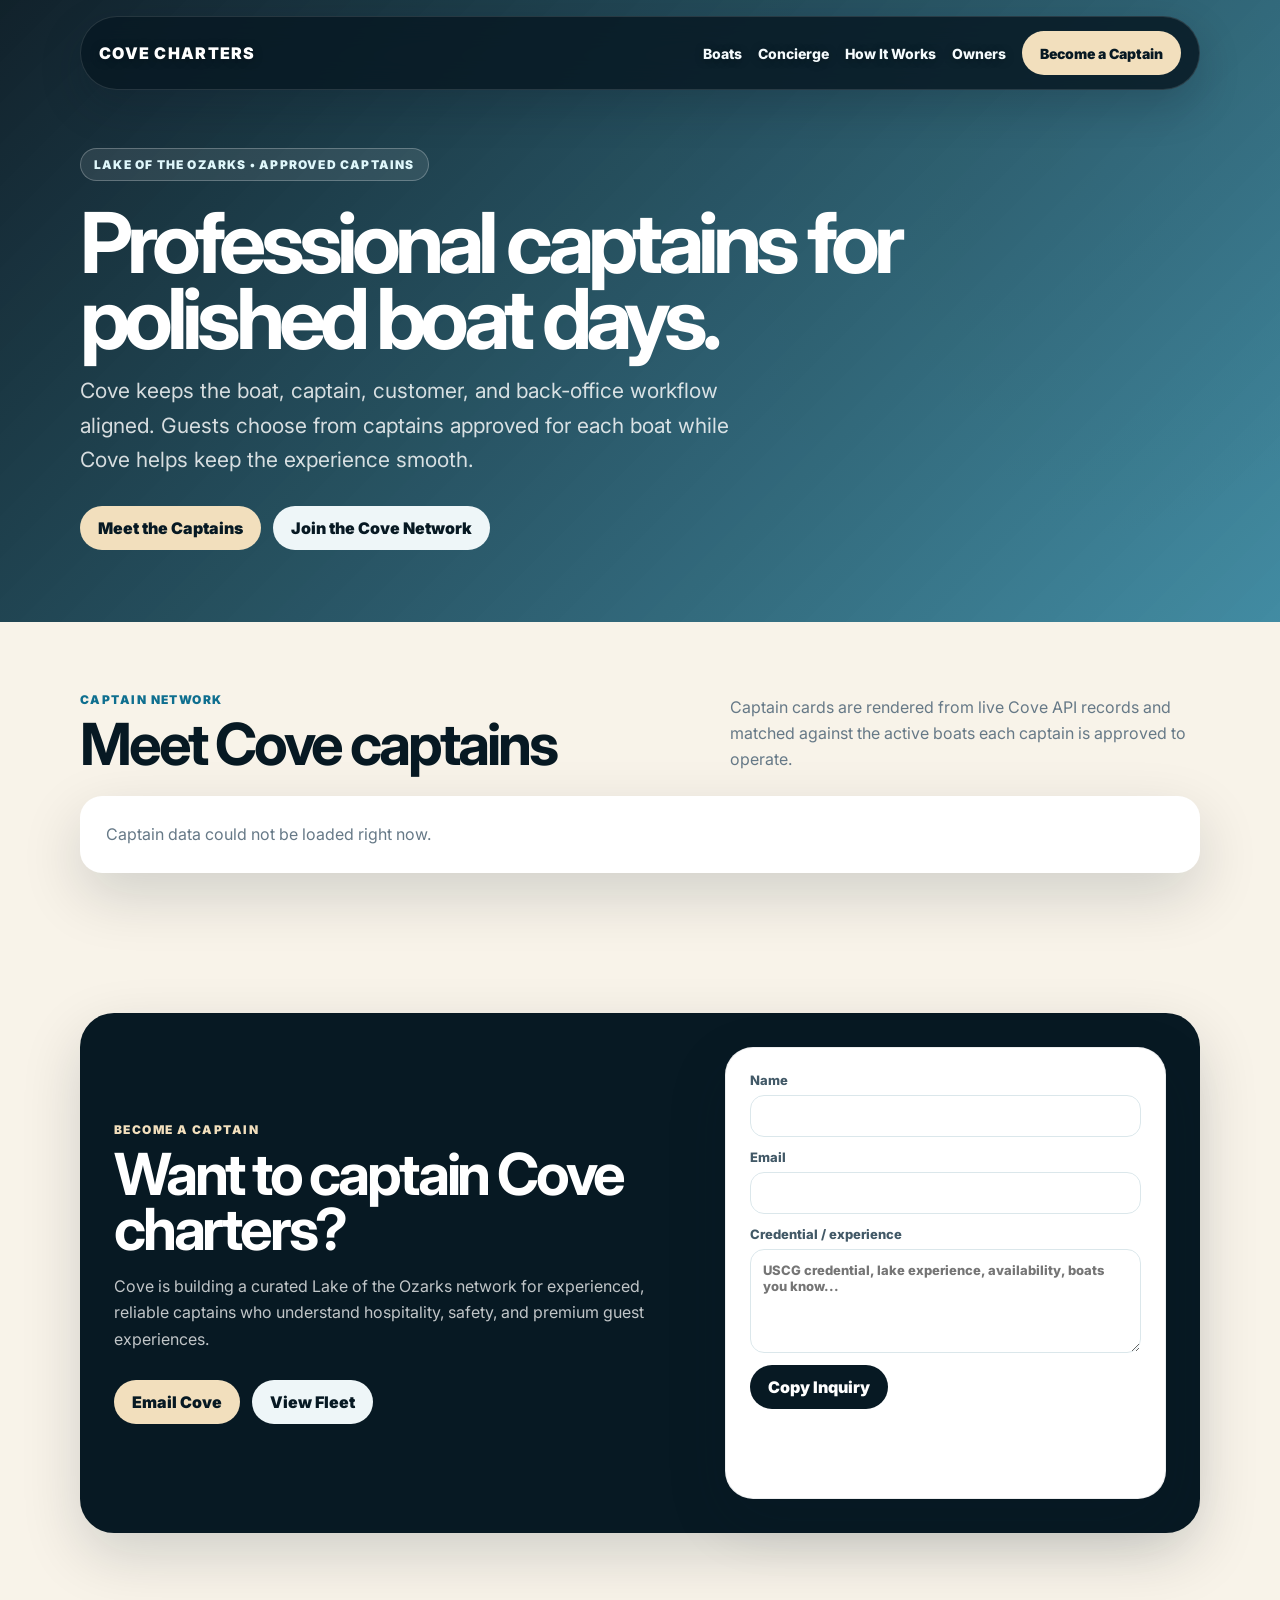
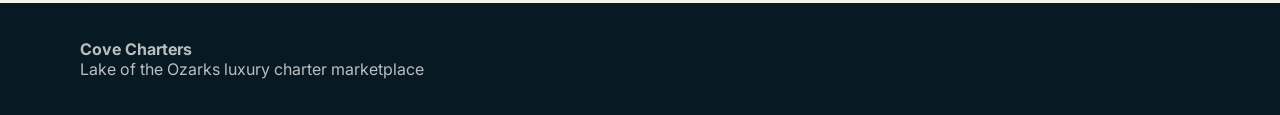
<file: captains.html>
<!DOCTYPE html>
<html lang="en">
<head>
  <meta charset="UTF-8" />
  <meta name="viewport" content="width=device-width, initial-scale=1.0" />
  <title>Cove Captains | Lake of the Ozarks Charter Captains</title>
  <meta name="description" content="Meet Cove Charters captains approved for premium Lake of the Ozarks boat charters and learn how to become part of the Cove network." />
  <link rel="canonical" href="https://jeffrwinters.github.io/Cove-Charters/captains.html" />
  <meta property="og:type" content="website" />
  <meta property="og:title" content="Cove Captains | Lake of the Ozarks Charter Captains" />
  <meta property="og:description" content="Meet approved Cove Charters captains and learn how captains join the Cove network." />
  <meta property="og:url" content="https://jeffrwinters.github.io/Cove-Charters/captains.html" />
  <link rel="preconnect" href="https://fonts.googleapis.com">
  <link rel="preconnect" href="https://fonts.gstatic.com" crossorigin>
  <link href="https://fonts.googleapis.com/css2?family=Inter:wght@400;600;700;800;900&display=swap" rel="stylesheet">
  <script type="application/ld+json">{"@context":"https://schema.org","@type":"WebPage","name":"Cove Captains","description":"Approved Lake of the Ozarks charter captains for Cove Charters.","url":"https://jeffrwinters.github.io/Cove-Charters/captains.html"}</script>
  <style>
    :root{--navy:#071923;--water:#0f6f8f;--sand:#f2dfbd;--ink:#10212b;--muted:#667987;--bg:#f8f3e9;--radius:28px;--shadow:0 22px 60px rgba(7,25,35,.16)}
    *{box-sizing:border-box}
    body{margin:0;font-family:Inter,system-ui,sans-serif;color:var(--ink);background:var(--bg)}
    a{text-decoration:none;color:inherit}
    button,input,textarea{font:inherit}
    .wrap{width:min(1120px,calc(100% - 36px));margin:auto}
    .nav{position:fixed;z-index:10;top:16px;left:50%;transform:translateX(-50%);width:min(1120px,calc(100% - 36px));display:flex;justify-content:space-between;gap:16px;align-items:center;padding:14px 18px;border-radius:999px;background:rgba(7,25,35,.86);border:1px solid rgba(255,255,255,.12);box-shadow:0 16px 42px rgba(7,25,35,.22);backdrop-filter:blur(14px)}
    .brand{font-weight:900;letter-spacing:.08em;text-transform:uppercase;color:white;text-shadow:0 1px 10px rgba(0,0,0,.35)}
    .links{display:flex;gap:16px;align-items:center;color:white;font-weight:800;font-size:14px}
    .links a:not(.btn){color:#f5fbfd;text-shadow:0 1px 8px rgba(0,0,0,.35)}
    .links a:not(.btn):hover,.links a:not(.btn):focus-visible{color:white;background:rgba(255,255,255,.1)}
    .mobile-book,.more-menu{display:none!important}
    .btn{display:inline-flex;align-items:center;justify-content:center;min-height:44px;padding:0 18px;border-radius:999px;background:var(--sand);color:var(--navy);font-weight:900;border:0;cursor:pointer}
    .btn.dark{background:var(--navy);color:white}
    .btn.light{background:#eef6f8;color:var(--navy)}
    .hero{padding:148px 0 72px;color:white;background:linear-gradient(135deg,rgba(7,25,35,.96),rgba(15,111,143,.78)),radial-gradient(circle at 82% 24%,rgba(242,223,189,.32),transparent 34%)}
    .eyebrow{display:inline-flex;padding:8px 13px;border:1px solid rgba(255,255,255,.25);border-radius:999px;background:rgba(255,255,255,.09);font-size:12px;font-weight:900;letter-spacing:.1em;text-transform:uppercase;color:#dff7fb}
    h1{font-size:clamp(46px,8vw,84px);line-height:.9;letter-spacing:-.07em;max-width:820px;margin:24px 0 18px}
    .hero p{font-size:clamp(17px,2vw,21px);line-height:1.65;color:rgba(255,255,255,.82);max-width:700px;margin:0}
    .actions{display:flex;gap:12px;flex-wrap:wrap;margin-top:28px}
    .section{padding:70px 0}
    .section-head{display:flex;justify-content:space-between;gap:24px;align-items:end;margin-bottom:24px}
    .kicker{font-size:12px;font-weight:900;color:var(--water);letter-spacing:.12em;text-transform:uppercase;margin-bottom:10px}
    h2{font-size:clamp(34px,5vw,58px);line-height:.95;letter-spacing:-.055em;margin:0;color:var(--navy)}
    .section-head p{color:var(--muted);line-height:1.6;max-width:470px;margin:0}
    .captain-grid{display:grid;grid-template-columns:repeat(3,minmax(0,1fr));gap:22px}
    .captain-card,.panel{background:white;border:1px solid rgba(16,33,43,.08);border-radius:var(--radius);box-shadow:var(--shadow);overflow:hidden}
    .captain-photo{position:relative;min-height:238px;background:linear-gradient(135deg,#0c3950,#1496b6 58%,#f2dfbd);display:flex;align-items:end;padding:18px;color:white;overflow:hidden}
    .captain-photo:after{content:"";position:absolute;inset:0;background:linear-gradient(180deg,rgba(7,25,35,.02),rgba(7,25,35,.72))}
    .captain-photo-img{position:absolute;inset:0;width:100%;height:100%;object-fit:cover;object-position:var(--photo-x,50%) var(--photo-y,30%);transform:scale(var(--photo-zoom,1));transform-origin:center}
    .initials{position:relative;z-index:1;width:74px;height:74px;border-radius:24px;background:rgba(255,255,255,.14);border:1px solid rgba(255,255,255,.2);display:flex;align-items:center;justify-content:center;font-size:28px;font-weight:900;letter-spacing:-.06em;backdrop-filter:blur(8px)}
    .captain-photo.no-photo{align-items:center;justify-content:center;min-height:238px}
    .captain-photo.no-photo:after{display:none}
    .captain-photo.no-photo .initials{width:116px;height:116px;border-radius:30px;font-size:42px;background:rgba(255,255,255,.18)}
    .captain-body{padding:22px;display:flex;flex-direction:column;min-height:310px}
    .captain-body h3{font-size:25px;line-height:1.05;letter-spacing:-.045em;color:var(--navy);margin:0 0 8px}
    .credential{color:var(--water);font-weight:900;margin-bottom:12px}
    .captain-body p{color:var(--muted);line-height:1.56;margin:0 0 18px;flex:1}
    .pills{display:flex;gap:8px;flex-wrap:wrap;margin:0 0 18px;padding:0;list-style:none}
    .pills span{padding:7px 10px;border-radius:999px;background:#f2f6f7;color:#48606d;font-size:12px;font-weight:900}
    .boat-list{display:grid;gap:8px;margin-top:auto}
    .boat-link{display:flex;justify-content:space-between;gap:8px;padding:10px 12px;border-radius:14px;background:#f8fbfc;color:#425967;font-size:13px;font-weight:850}
    .empty,.loading{grid-column:1/-1;background:white;border-radius:22px;padding:26px;color:var(--muted);box-shadow:var(--shadow);line-height:1.55}
    .cta{display:grid;grid-template-columns:1fr .75fr;gap:24px;align-items:center;background:var(--navy);color:white;border-radius:34px;padding:34px;box-shadow:var(--shadow)}
    .cta h2{color:white}.cta p{color:rgba(255,255,255,.75);line-height:1.65}.cta .panel{padding:24px;color:var(--ink)}
    .cta label{display:grid;gap:7px;color:#425967;font-weight:800;font-size:13px;margin-bottom:12px}
    .cta input,.cta textarea{width:100%;border:1px solid #dbe7eb;background:white;border-radius:14px;padding:12px;color:var(--ink)}
    .cta textarea{min-height:104px}
    .form-status{color:var(--muted);line-height:1.5;margin:12px 0 0}
    footer{background:var(--navy);color:rgba(255,255,255,.72);padding:36px 0}
    @media(max-width:900px){.captain-grid{grid-template-columns:1fr 1fr}.cta{grid-template-columns:1fr}.section-head{display:block}.section-head p{margin-top:12px}.nav{align-items:flex-start;border-radius:24px;flex-wrap:wrap;gap:10px}.links{width:100%;gap:8px;overflow:visible;padding-bottom:0}.links a:not(.btn),.more-menu summary{display:inline-flex;align-items:center;min-height:38px;padding:0 10px;border-radius:999px;background:rgba(255,255,255,.1);color:#f5fbfd;white-space:nowrap}.links .btn{min-height:38px;white-space:nowrap}.desktop-link,.desktop-cta{display:none!important}.mobile-book,.more-menu{display:inline-flex!important}.more-menu{position:relative}.more-menu summary{list-style:none;cursor:pointer;font-weight:900}.more-menu summary::-webkit-details-marker{display:none}.more-menu[open] summary{background:rgba(255,255,255,.18);color:white}.more-menu-panel{position:absolute;right:0;top:calc(100% + 8px);display:grid;gap:6px;min-width:170px;padding:8px;border-radius:18px;background:rgba(7,25,35,.96);border:1px solid rgba(255,255,255,.14);box-shadow:0 18px 42px rgba(7,25,35,.28)}.more-menu-panel a{padding:10px 12px;border-radius:12px;color:white!important;background:transparent!important;text-shadow:none!important}.more-menu-panel a:hover,.more-menu-panel a:focus-visible{background:rgba(255,255,255,.1)!important}}
    @media(max-width:620px){.captain-grid{grid-template-columns:1fr}.hero{padding-top:145px}.nav{top:10px}.actions .btn,.cta .btn{width:100%}.brand{font-size:13px}}
  </style>
</head>
<body>
  <nav class="nav"><a class="brand" href="index.html">Cove Charters</a><div class="links"><a href="index.html#boats">Boats</a><a href="index.html#finder">Concierge</a><a class="btn mobile-book" href="index.html#boats">Book</a><a class="desktop-link" href="index.html#process">How It Works</a><a class="desktop-link" href="admin.html">Owners</a><a class="btn desktop-cta" href="#join">Become a Captain</a><details class="more-menu"><summary>Menu</summary><div class="more-menu-panel"><a href="#captains">Captains</a><a href="index.html#process">How It Works</a><a href="admin.html">Owners</a><a href="#join">Become a Captain</a></div></details></div></nav>
  <header class="hero"><div class="wrap"><span class="eyebrow">Lake of the Ozarks • Approved Captains</span><h1>Professional captains for polished boat days.</h1><p>Cove keeps the boat, captain, customer, and back-office workflow aligned. Guests choose from captains approved for each boat while Cove helps keep the experience smooth.</p><div class="actions"><a class="btn" href="#captains">Meet the Captains</a><a class="btn light" href="#join">Join the Cove Network</a></div></div></header>
  <main>
    <section class="section wrap" id="captains"><div class="section-head"><div><div class="kicker">Captain Network</div><h2>Meet Cove captains</h2></div><p>Captain cards are rendered from live Cove API records and matched against the active boats each captain is approved to operate.</p></div><div class="captain-grid" id="captainGrid"><div class="loading">Loading Cove captains…</div></div></section>
    <section class="section wrap" id="join"><div class="cta"><div><div class="kicker" style="color:var(--sand)">Become a Captain</div><h2>Want to captain Cove charters?</h2><p>Cove is building a curated Lake of the Ozarks network for experienced, reliable captains who understand hospitality, safety, and premium guest experiences.</p><div class="actions"><a class="btn" href="mailto:info@covecharters.com?subject=Cove%20Captain%20Network">Email Cove</a><a class="btn light" href="index.html#boats">View Fleet</a></div></div><form class="panel" id="captainInterestForm"><label>Name<input id="interestName" autocomplete="name" required></label><label>Email<input id="interestEmail" type="email" autocomplete="email" required></label><label>Credential / experience<textarea id="interestNotes" placeholder="USCG credential, lake experience, availability, boats you know..."></textarea></label><button class="btn dark" type="submit">Copy Inquiry</button><p class="form-status" id="formStatus">This creates a polished inquiry you can paste into email while the MVP mail flow is being finished.</p></form></div></section>
  </main>
  <footer><div class="wrap"><strong>Cove Charters</strong><br>Lake of the Ozarks luxury charter marketplace</div></footer>
  <script>
    const COVE_API='https://cove-api.jeff-r-winters.workers.dev';
    const state={captains:[],boats:[]};
    const esc=value=>String(value??'').replace(/[&<>"']/g,c=>({'&':'&amp;','<':'&lt;','>':'&gt;','"':'&quot;',"'":'&#39;'}[c]));
    const initials=name=>String(name||'CC').split(/\s+/).filter(Boolean).slice(0,2).map(x=>x[0]).join('').toUpperCase()||'CC';
    const activeBoats=()=>state.boats.filter(b=>b.status==='active'||b.bookingEnabled);
    const approvedBoatsFor=captain=>activeBoats().filter(b=>(b.approvedCaptainIds||[]).includes(captain.id));
    const photoFor=captain=>captain.photoUrl||captain.headshotUrl||captain.imageUrl||captain.avatarUrl||'';
    const boatUrl=boat=>boat.detailUrl||`boat.html?boat=${encodeURIComponent(boat.slug||boat.id)}`;
    function normalizeCaptain(c){return {...c,status:c.status||'draft',credential:c.credential||'Cove captain',bio:c.bio||'Approved Cove captain profile. More details are coming soon.',homePort:c.homePort||'Lake of the Ozarks, MO',photoFocalX:Number(c.photoFocalX??50),photoFocalY:Number(c.photoFocalY??30),photoZoom:Number(c.photoZoom??1)};}
    function normalizeBoat(b){return {...b,approvedCaptainIds:b.approvedCaptainIds||[]};}
    function captainCard(c){const boats=approvedBoatsFor(c);const photo=photoFor(c);const style=` style="--photo-x:${Number(c.photoFocalX||50)}%;--photo-y:${Number(c.photoFocalY||30)}%;--photo-zoom:${Number(c.photoZoom||1)}"`;return `<article class="captain-card"><div class="captain-photo ${photo?'':'no-photo'}"${style}>${photo?`<img class="captain-photo-img" src="${esc(photo)}" alt="${esc(c.name||'Cove captain')}">`:''}<div class="initials">${esc(initials(c.name))}</div></div><div class="captain-body"><h3>${esc(c.name||'Cove Captain')}</h3><div class="credential">${esc(c.credential)}</div><ul class="pills"><span>${esc(c.homePort)}</span><span>${Number(c.approvedBoatCount||boats.length||0)} approved boat${Number(c.approvedBoatCount||boats.length||0)===1?'':'s'}</span></ul><p>${esc(c.bio)}</p><div class="boat-list">${boats.length?boats.slice(0,4).map(b=>`<a class="boat-link" href="${esc(boatUrl(b))}"><span>${esc(b.name)}</span><span>${esc(b.lengthFt||'--')}′</span></a>`).join(''):'<div class="boat-link"><span>Approved boats coming soon</span><span>—</span></div>'}</div></div></article>`;}
    function renderCaptains(){const grid=document.getElementById('captainGrid');const captains=state.captains.filter(c=>c.status==='active'||c.status==='draft').sort((a,b)=>String(a.name||'').localeCompare(String(b.name||'')));grid.innerHTML=captains.map(captainCard).join('')||'<div class="empty">No captain profiles are published yet.</div>';}
    async function loadData(){try{const [captainRes,boatRes]=await Promise.all([fetch(`${COVE_API}/api/v1/captains`,{cache:'no-store'}),fetch(`${COVE_API}/api/v1/boats`,{cache:'no-store'})]);const captains=await captainRes.json();const boats=await boatRes.json();if(!captainRes.ok)throw new Error(captains.error||'Could not load captains');if(!boatRes.ok)throw new Error(boats.error||'Could not load boats');state.captains=captains.map(normalizeCaptain);state.boats=boats.map(normalizeBoat);renderCaptains();}catch(err){console.error(err);document.getElementById('captainGrid').innerHTML='<div class="empty">Captain data could not be loaded right now.</div>';}}
    document.getElementById('captainInterestForm').addEventListener('submit',async e=>{e.preventDefault();const text=[`Cove captain network inquiry`,`Name: ${interestName.value.trim()}`,`Email: ${interestEmail.value.trim()}`,`Credential / experience: ${interestNotes.value.trim()||'Not provided yet.'}`].join('\n');try{await navigator.clipboard.writeText(text);formStatus.textContent='Captain inquiry copied. Paste it into an email to Cove.';}catch{formStatus.textContent='Copy failed. Email Cove with your name, credential, lake experience, and availability.';}});
    loadData();
  </script>
</body>
</html>
</file>
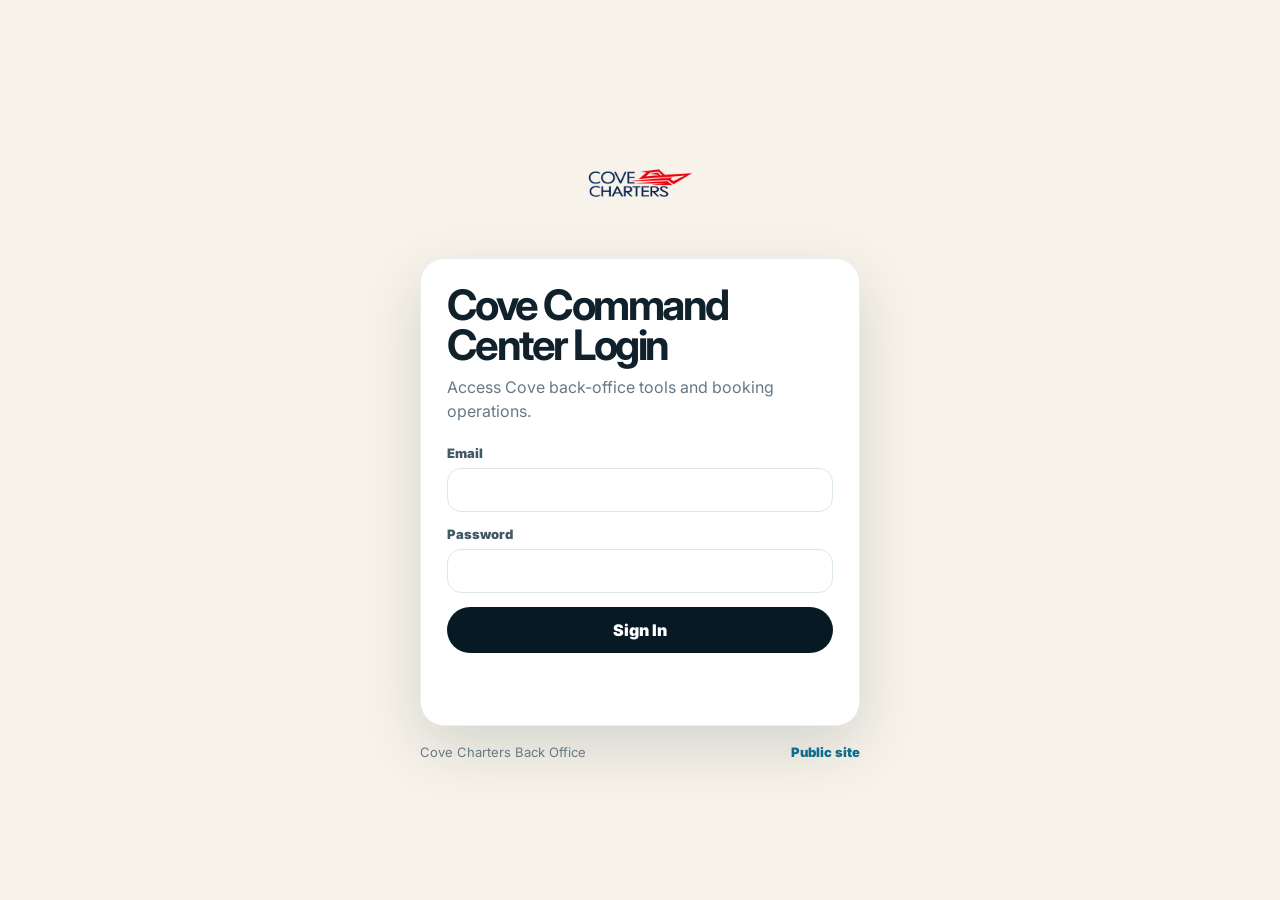
<file: login.html>
<!DOCTYPE html>
<html lang="en">
<head>
  <meta charset="UTF-8" />
  <meta name="viewport" content="width=device-width, initial-scale=1.0" />
  <title>Cove Command Center Login</title>
  <meta name="description" content="Sign in to the Cove Charters back-office admin." />
  <link rel="preconnect" href="https://fonts.googleapis.com">
  <link rel="preconnect" href="https://fonts.gstatic.com" crossorigin>
  <link href="https://fonts.googleapis.com/css2?family=Inter:wght@400;600;700;800;900&display=swap" rel="stylesheet">
  <style>
    :root{--navy:#071923;--water:#0f6f8f;--sand:#f2dfbd;--bg:#f7f3ea;--ink:#10212b;--muted:#667987;--line:#dbe7eb;--bad:#a43c3c;--good:#1f8a5b;--shadow:0 22px 60px rgba(7,25,35,.14)}*{box-sizing:border-box}body{min-height:100vh;margin:0;font-family:Inter,system-ui,sans-serif;color:var(--ink);background:var(--bg);display:grid;place-items:center;padding:24px}button,input{font:inherit}.login-shell{width:min(440px,100%);display:grid;gap:18px}.brand{text-align:center}.brand img{max-width:210px;max-height:96px;object-fit:contain}.brand-fallback{display:none;font-weight:900;letter-spacing:.08em;text-transform:uppercase;color:var(--navy)}.card{background:white;border:1px solid rgba(16,33,43,.08);border-radius:24px;box-shadow:var(--shadow);padding:26px}.card h1{margin:0;font-size:42px;line-height:.95;letter-spacing:-.06em}.card p{margin:10px 0 0;color:var(--muted);line-height:1.5}.form{display:grid;gap:14px;margin-top:22px}label{display:grid;gap:7px;color:#425967;font-size:13px;font-weight:900}input{width:100%;border:1px solid var(--line);border-radius:14px;padding:13px 14px;color:var(--ink);background:white}input:focus{outline:3px solid rgba(15,111,143,.16);border-color:rgba(15,111,143,.5)}.btn{min-height:46px;border:0;border-radius:999px;background:var(--navy);color:white;font-weight:900;cursor:pointer}.btn:disabled{opacity:.6;cursor:not-allowed}.status{min-height:22px;margin:0;color:var(--muted);font-size:13px;font-weight:800}.status.bad{color:var(--bad)}.status.good{color:var(--good)}.utility{display:flex;justify-content:space-between;gap:12px;align-items:center;color:var(--muted);font-size:13px}.utility a{color:var(--water);font-weight:900;text-decoration:none}@media(max-width:560px){body{padding:16px}.card{padding:22px;border-radius:20px}.card h1{font-size:36px}.utility{display:grid}.brand img{max-width:180px}}
  </style>
</head>
<body>
  <main class="login-shell">
    <div class="brand">
      <img src="logo.png" alt="Cove Charters" onerror="this.style.display='none';document.getElementById('brandFallback').style.display='block';">
      <div class="brand-fallback" id="brandFallback">Cove Charters</div>
    </div>
    <section class="card">
      <h1>Cove Command Center Login</h1>
      <p>Access Cove back-office tools and booking operations.</p>
      <form class="form" id="loginForm">
        <label>Email<input id="email" type="email" autocomplete="username" required></label>
        <label>Password<input id="password" type="password" autocomplete="current-password" required></label>
        <button class="btn" id="submit" type="submit">Sign In</button>
        <p class="status" id="status" role="status" aria-live="polite"></p>
      </form>
    </section>
    <div class="utility">
      <span>Cove Charters Back Office</span>
      <a href="index.html">Public site</a>
    </div>
  </main>
  <script>
    const DEFAULT_API='https://cove-api.jeff-r-winters.workers.dev';
    const api=()=>localStorage.getItem('cove_api_base')||DEFAULT_API;
    const next=()=>new URLSearchParams(location.search).get('next')||'admin.html';
    const loginError=()=>new URLSearchParams(location.search).get('error')||'';
    const sessionToken=()=>localStorage.getItem('cove_session_token')||'';
    const setStatus=(message,tone='')=>{status.textContent=message;status.className=`status ${tone}`;};
    async function checkExistingSession(){if(!sessionToken())return;try{const r=await fetch(`${api()}/api/v1/auth/me`,{headers:{Authorization:`Bearer ${sessionToken()}`},cache:'no-store'});if(r.ok){location.href=next();return;}localStorage.removeItem('cove_session_token');}catch{localStorage.removeItem('cove_session_token');}}
    loginForm.addEventListener('submit',async event=>{event.preventDefault();submit.disabled=true;submit.textContent='Signing in...';setStatus('Checking credentials...');try{const r=await fetch(`${api()}/api/v1/auth/login`,{method:'POST',headers:{'Content-Type':'application/json'},body:JSON.stringify({email:email.value,password:password.value})});const data=await r.json();if(!r.ok)throw new Error(data.error||'Sign in failed');localStorage.setItem('cove_session_token',data.token);setStatus('Signed in. Opening admin...','good');location.href=next();}catch(error){setStatus(error.message||'Sign in failed','bad');submit.disabled=false;submit.textContent='Sign In';}});
    if(loginError()==='command-center-access')setStatus('That account does not have Cove Command Center access.','bad');
    checkExistingSession();
  </script>
</body>
</html>
</file>
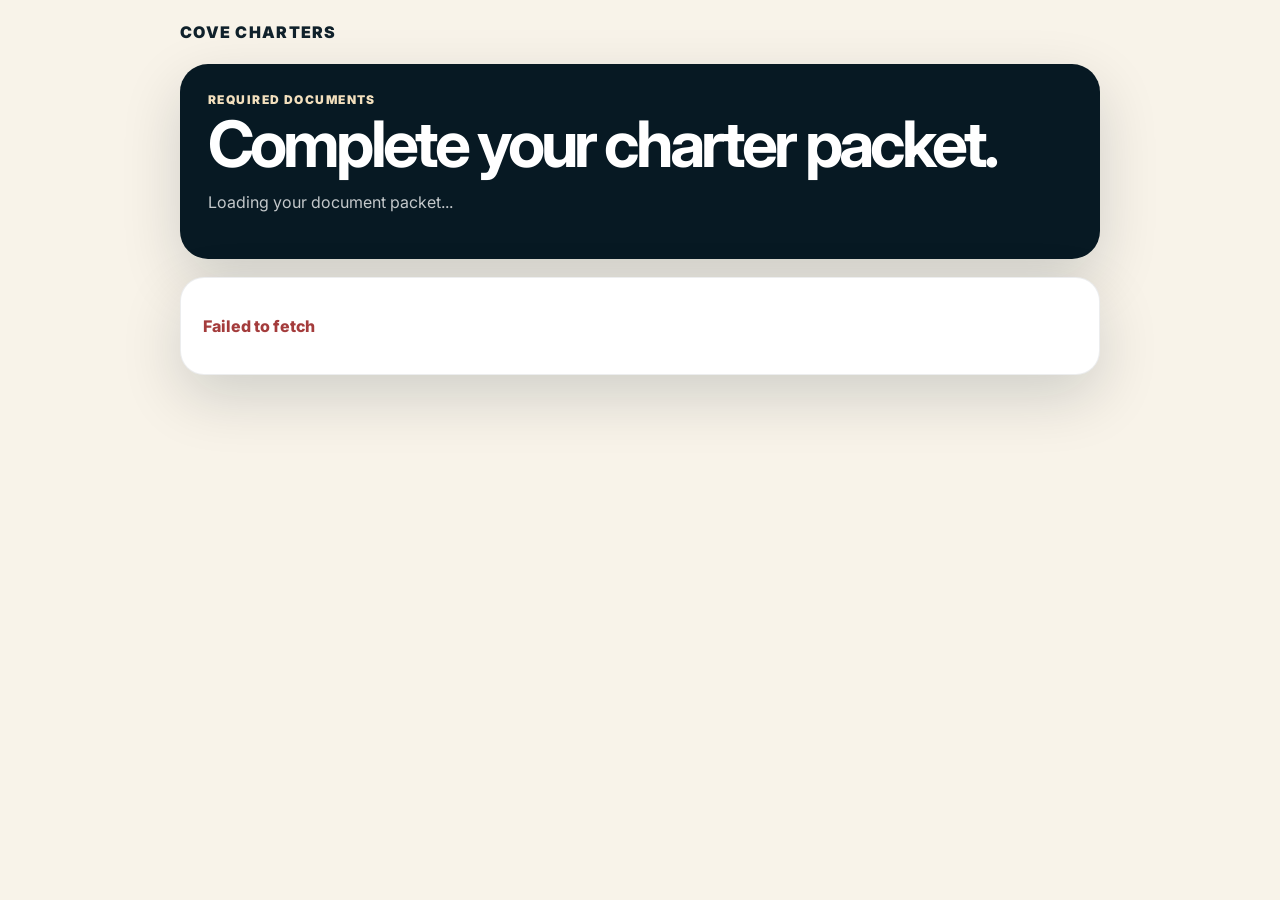
<file: sign.html>
<!DOCTYPE html>
<html lang="en">
<head>
  <meta charset="UTF-8" />
  <meta name="viewport" content="width=device-width, initial-scale=1.0" />
  <title>Cove Charters | Document Signing</title>
  <meta name="description" content="Complete Cove Charters required charter documents." />
  <link rel="preconnect" href="https://fonts.googleapis.com">
  <link rel="preconnect" href="https://fonts.gstatic.com" crossorigin>
  <link href="https://fonts.googleapis.com/css2?family=Inter:wght@400;600;700;800;900&display=swap" rel="stylesheet">
  <style>
    :root{--navy:#071923;--water:#0f6f8f;--sand:#f2dfbd;--ink:#10212b;--muted:#667987;--bg:#f8f3e9;--line:#dbe7eb;--good:#1f8a5b;--bad:#a43c3c;--shadow:0 22px 60px rgba(7,25,35,.16)}*{box-sizing:border-box}body{margin:0;font-family:Inter,system-ui,sans-serif;color:var(--ink);background:var(--bg)}button,input{font:inherit}.wrap{width:min(920px,calc(100% - 32px));margin:auto}.nav{padding:22px 0}.brand{font-weight:900;letter-spacing:.08em;text-transform:uppercase}.hero{background:var(--navy);color:white;border-radius:28px;padding:28px;box-shadow:var(--shadow)}.hero h1{margin:8px 0 10px;font-size:clamp(34px,7vw,64px);line-height:.92;letter-spacing:-.06em}.hero p{color:rgba(255,255,255,.76);line-height:1.6}.kicker{font-size:12px;font-weight:900;letter-spacing:.12em;text-transform:uppercase;color:var(--sand)}.card{margin:18px 0;background:white;border:1px solid rgba(16,33,43,.08);border-radius:24px;box-shadow:var(--shadow);padding:22px}.meta{display:flex;flex-wrap:wrap;gap:8px;margin-top:16px}.pill{padding:8px 10px;border-radius:999px;background:#eef6f8;color:#3f5965;font-size:12px;font-weight:900}.details{display:grid;grid-template-columns:repeat(2,minmax(0,1fr));gap:12px;background:#f8fbfc;border:1px solid var(--line);box-shadow:none}.detail{border-radius:16px;background:white;border:1px solid rgba(16,33,43,.07);padding:14px}.detail span{display:block;color:var(--muted);font-size:12px;font-weight:900;text-transform:uppercase}.detail strong{display:block;margin-top:4px;font-size:16px}.locked{margin:12px 0 0;color:var(--muted);font-weight:800;line-height:1.5}.steps{display:flex;gap:8px;overflow:auto;margin:18px 0}.step{min-width:42px;height:42px;border-radius:999px;border:1px solid var(--line);background:white;font-weight:900}.step.active{background:var(--navy);color:white}.doc h2,.signature h2{margin:0 0 10px;font-size:28px;letter-spacing:-.04em}.doc p,.signature p{line-height:1.6;color:var(--muted)}.legal{white-space:pre-wrap;background:#f8fbfc;border:1px solid var(--line);border-radius:18px;padding:16px;line-height:1.6;color:#304854}.accept,.final-details{display:grid;gap:10px;margin-top:18px}.accept label{display:flex;gap:10px;align-items:flex-start;font-weight:800}.final-details{grid-template-columns:1fr 1.6fr}.final-details label,.signature label{display:grid;gap:7px;color:#425967;font-weight:800;font-size:13px}.accept input[type="text"],.signature input{width:100%;border:1px solid var(--line);border-radius:14px;padding:12px}.actions{display:flex;gap:10px;flex-wrap:wrap;margin-top:18px}.btn{min-height:44px;padding:0 18px;border:0;border-radius:999px;background:var(--navy);color:white;font-weight:900;cursor:pointer}.btn.light{background:#eef6f8;color:var(--navy)}.btn.sand{background:var(--sand);color:var(--navy)}.btn:disabled{opacity:.55;cursor:not-allowed}.status{font-weight:800;color:var(--muted)}.status.good{color:var(--good)}.status.bad{color:var(--bad)}.hidden{display:none}@media(max-width:640px){.hero,.card{border-radius:20px;padding:20px}.details,.final-details{grid-template-columns:1fr}.actions .btn{width:100%}}
  </style>
</head>
<body>
  <div class="wrap">
    <nav class="nav"><div class="brand">Cove Charters</div></nav>
    <section class="hero"><div class="kicker">Required Documents</div><h1>Complete your charter packet.</h1><p id="intro">Loading your document packet...</p><div class="meta" id="bookingMeta"></div></section>
    <main id="app"><section class="card">Loading...</section></main>
  </div>
  <script>
    const COVE_API='https://cove-api.jeff-r-winters.workers.dev';
    const token=new URLSearchParams(location.search).get('token')||'';
    const state={booking:null,sections:[],active:0,accepted:{},defaultInitials:''};
    const esc=value=>String(value??'').replace(/[&<>"']/g,c=>({'&':'&amp;','<':'&lt;','>':'&gt;','"':'&quot;',"'":'&#39;'}[c]));
    function meta(){bookingMeta.innerHTML=[state.booking?.boatName,state.booking?.charterDate,state.booking?.startTime,state.booking?.captainName].filter(Boolean).map(x=>`<span class="pill">${esc(x)}</span>`).join('');intro.textContent=`Hi ${state.booking?.customerName||'there'}, review the confirmed charter details and sign the required documents below.`;}
    function charterDetailsMarkup(){const rows=[['Boat',state.booking?.boatName||state.booking?.boatId||'Confirmed boat'],['Captain',state.booking?.captainName||'Confirmed captain'],['Date',state.booking?.charterDate||'Confirmed date'],['Start time',state.booking?.startTime||'Confirmed start time'],['Duration',state.booking?.durationHours?`${state.booking.durationHours} hours`:'Confirmed duration'],['Customer',state.booking?.customerName||'Confirmed customer']];return `<section class="card details">${rows.map(([label,value])=>`<div class="detail"><span>${esc(label)}</span><strong>${esc(value)}</strong></div>`).join('')}<p class="locked">These details are locked for this signing packet. Contact Cove Charters if something needs to change.</p></section>`;}
    function render(){if(!token){app.innerHTML='<section class="card"><p class="status bad">Missing signing token.</p></section>';return;}const s=state.sections[state.active];if(!s){app.innerHTML='<section class="card"><p class="status">No document sections available.</p></section>';return;}const accepted=state.accepted[s.id]||{};const initialsValue=accepted.initials||state.defaultInitials||'';app.innerHTML=`${charterDetailsMarkup()}<div class="steps">${state.sections.map((section,i)=>`<button class="step ${i===state.active?'active':''}" type="button" data-step="${i}">${i+1}</button>`).join('')}</div><section class="card doc"><div class="kicker" style="color:var(--water)">Step ${state.active+1} of ${state.sections.length}</div><h2>${esc(s.title)}</h2><p>${esc(s.summary)}</p><div class="legal">${esc(s.body)}</div><div class="accept"><label><input id="acceptCheck" type="checkbox" ${accepted.accepted?'checked':''}> I have read and agree to this section.</label><label>Initials<input id="initials" type="text" value="${esc(initialsValue)}" maxlength="8" placeholder="JW" autocomplete="off"></label></div><div class="actions"><button class="btn light" id="prev" type="button" ${state.active===0?'disabled':''}>Previous</button><button class="btn" id="next" type="button">${state.active===state.sections.length-1?'Review and Sign':'Next'}</button></div><p class="status" id="sectionStatus"></p></section>${state.active===state.sections.length-1?signatureMarkup():''}`;document.querySelectorAll('[data-step]').forEach(btn=>btn.onclick=()=>{if(Number(btn.dataset.step)!==state.active&&!saveActive())return;state.active=Number(btn.dataset.step);render();});prev.onclick=()=>{if(!saveActive())return;state.active=Math.max(0,state.active-1);render();};next.onclick=()=>{if(!saveActive())return;if(state.active<state.sections.length-1){state.active++;render();}else document.getElementById('signatureName')?.focus();};initials.oninput=()=>{sectionStatus.textContent='';state.defaultInitials=initials.value.trim();};acceptCheck.onchange=()=>{sectionStatus.textContent='';};const form=document.getElementById('signatureForm');if(form)form.onsubmit=submitSignature;}
    function signatureMarkup(){return `<section class="card signature"><h2>Final trip details</h2><p>Confirm the total guest count and preferred pickup location. The boat, captain, date, and time are locked for this packet.</p><form id="signatureForm"><div class="final-details"><label>Total guest count<input id="guestCount" type="number" min="1" step="1" required inputmode="numeric" placeholder="8"></label><label>Preferred pickup location<input id="pickupLocation" required autocomplete="off" placeholder="Marina, dock, or pickup point"></label></div><h2 style="margin-top:22px">Sign document packet</h2><p>Typing your full legal name below records your electronic signature for the packet above.</p><label>Full legal name<input id="signatureName" required autocomplete="name"></label><label>Email<input id="signatureEmail" type="email" value="${esc(state.booking?.email||'')}" autocomplete="email"></label><div class="actions"><button class="btn sand" type="submit">Submit Signature</button></div><p class="status" id="submitStatus"></p></form></section>`}
    function saveActive(){const s=state.sections[state.active];const checked=document.getElementById('acceptCheck')?.checked;const initials=document.getElementById('initials')?.value.trim();if(!checked||!initials){sectionStatus.textContent='Check the acceptance box and enter initials before continuing.';sectionStatus.className='status bad';return false;}state.defaultInitials=initials;state.accepted[s.id]={id:s.id,title:s.title,accepted:true,initials};return true;}
    async function submitSignature(event){event.preventDefault();if(!state.sections.every(section=>state.accepted[section.id]?.accepted)){submitStatus.textContent='All sections must be accepted before signing.';submitStatus.className='status bad';return;}const guestTotal=Number(guestCount.value||0);const pickup=pickupLocation.value.trim();if(!guestTotal||guestTotal<1){submitStatus.textContent='Enter the total guest count before submitting.';submitStatus.className='status bad';return;}if(!pickup){submitStatus.textContent='Enter the preferred pickup location before submitting.';submitStatus.className='status bad';return;}submitStatus.textContent='Submitting signature...';submitStatus.className='status';const payload={signerName:signatureName.value.trim(),signerEmail:signatureEmail.value.trim(),signatureText:signatureName.value.trim(),userAgent:navigator.userAgent,accepted:state.sections.map(section=>state.accepted[section.id]),finalDetails:{guestCount:guestTotal,pickupLocation:pickup}};try{const r=await fetch(`${COVE_API}/api/v1/signing/${encodeURIComponent(token)}`,{method:'POST',headers:{'Content-Type':'application/json'},body:JSON.stringify(payload)});const d=await r.json();if(!r.ok)throw new Error(d.error||'Could not submit signature');app.innerHTML='<section class="card"><h2>Documents signed</h2><p class="status good">Thank you. Cove has received your signed documents. Your captain will reach out to coordinate any remaining details. Enjoy your trip!</p></section>';}catch(error){submitStatus.textContent=error.message;submitStatus.className='status bad';}}
    async function load(){try{const r=await fetch(`${COVE_API}/api/v1/signing/${encodeURIComponent(token)}`,{cache:'no-store'});const d=await r.json();if(!r.ok)throw new Error(d.error||'Could not load signing packet');state.booking=d.booking;state.sections=d.sections||[];meta();if(d.completed){app.innerHTML='<section class="card"><h2>Already signed</h2><p class="status good">This document packet has already been completed.</p></section>';return;}render();}catch(error){app.innerHTML=`<section class="card"><p class="status bad">${esc(error.message)}</p></section>`;}}
    load();
  </script>
</body>
</html>
</file>
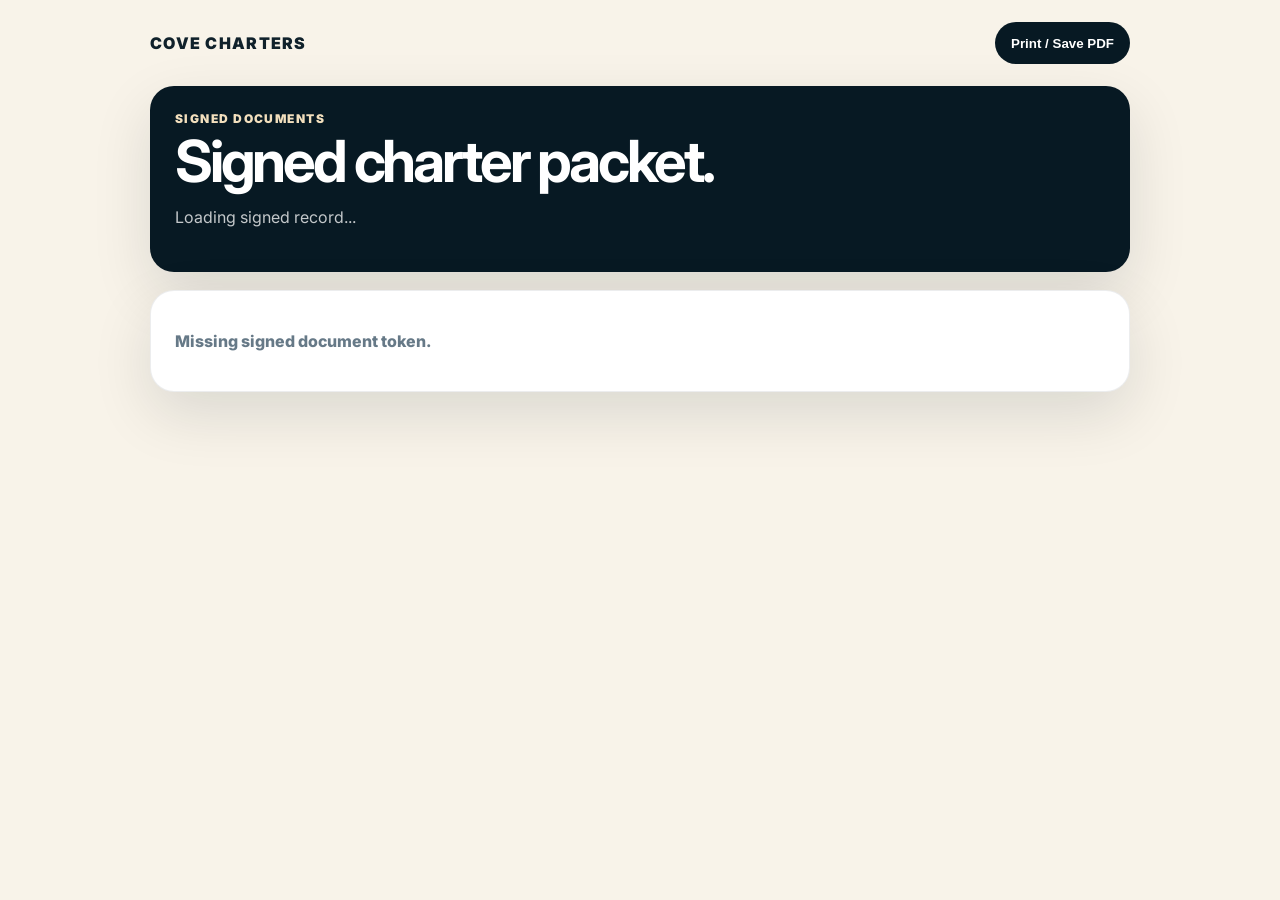
<file: signed.html>
<!DOCTYPE html>
<html lang="en">
<head>
  <meta charset="UTF-8" />
  <meta name="viewport" content="width=device-width, initial-scale=1.0" />
  <title>Cove Charters | Signed Charter Packet</title>
  <meta name="description" content="View a completed Cove Charters signed charter packet." />
  <link rel="preconnect" href="https://fonts.googleapis.com">
  <link rel="preconnect" href="https://fonts.gstatic.com" crossorigin>
  <link href="https://fonts.googleapis.com/css2?family=Inter:wght@400;600;700;800;900&display=swap" rel="stylesheet">
  <style>
    :root{--navy:#071923;--water:#0f6f8f;--sand:#f2dfbd;--ink:#10212b;--muted:#667987;--bg:#f8f3e9;--line:#dbe7eb;--good:#1f8a5b;--shadow:0 22px 60px rgba(7,25,35,.12)}*{box-sizing:border-box}body{margin:0;font-family:Inter,system-ui,sans-serif;color:var(--ink);background:var(--bg)}.wrap{width:min(980px,calc(100% - 32px));margin:auto;padding-bottom:40px}.nav{padding:22px 0;display:flex;align-items:center;justify-content:space-between;gap:12px}.brand{font-weight:900;letter-spacing:.08em;text-transform:uppercase}.btn{min-height:42px;padding:0 16px;border:0;border-radius:999px;background:var(--navy);color:white;font-weight:900;cursor:pointer}.hero,.card{background:white;border:1px solid rgba(16,33,43,.08);border-radius:24px;box-shadow:var(--shadow);padding:24px}.hero{background:var(--navy);color:white}.hero h1{margin:8px 0 10px;font-size:clamp(34px,6vw,58px);line-height:.95;letter-spacing:-.055em}.hero p{color:rgba(255,255,255,.76);line-height:1.6}.kicker{font-size:12px;font-weight:900;letter-spacing:.12em;text-transform:uppercase;color:var(--sand)}.card{margin:18px 0}.grid{display:grid;grid-template-columns:repeat(2,minmax(0,1fr));gap:12px}.detail{border-radius:16px;background:#f8fbfc;border:1px solid var(--line);padding:14px}.detail span{display:block;color:var(--muted);font-size:12px;font-weight:900;text-transform:uppercase}.detail strong{display:block;margin-top:4px;font-size:16px}.signature{border-color:#c9ead8;background:#f5fcf8}.signature strong{font-size:22px}.doc h2{margin:0 0 8px;font-size:28px;letter-spacing:-.04em}.legal{white-space:pre-wrap;background:#f8fbfc;border:1px solid var(--line);border-radius:18px;padding:16px;line-height:1.55;color:#304854}.accepted{margin-top:12px;display:flex;flex-wrap:wrap;gap:8px}.pill{padding:8px 10px;border-radius:999px;background:#eef6f8;color:#3f5965;font-size:12px;font-weight:900}.status{font-weight:800;color:var(--muted)}.status.good{color:var(--good)}@media(max-width:680px){.grid{grid-template-columns:1fr}.nav{display:grid}.btn{width:100%}.hero,.card{border-radius:20px}}@media print{body{background:white}.nav .btn{display:none}.wrap{width:100%;padding:0}.hero,.card{box-shadow:none;break-inside:avoid}.hero{color:var(--ink);background:white}.hero p{color:var(--muted)}.kicker{color:var(--water)}}
  </style>
</head>
<body>
  <div class="wrap">
    <nav class="nav"><div class="brand">Cove Charters</div><button class="btn" type="button" onclick="print()">Print / Save PDF</button></nav>
    <section class="hero"><div class="kicker">Signed Documents</div><h1>Signed charter packet.</h1><p id="intro">Loading signed record...</p></section>
    <main id="app"><section class="card"><p class="status">Loading...</p></section></main>
  </div>
  <script>
    const COVE_API='https://cove-api.jeff-r-winters.workers.dev';
    const token=new URLSearchParams(location.search).get('token')||'';
    const esc=value=>String(value??'').replace(/[&<>"']/g,c=>({'&':'&amp;','<':'&lt;','>':'&gt;','"':'&quot;',"'":'&#39;'}[c]));
    function details(booking){const rows=[['Boat',booking.boatName||'Confirmed boat'],['Captain',booking.captainName||'Confirmed captain'],['Date',booking.charterDate||'Confirmed date'],['Start time',booking.startTime||'Confirmed start time'],['Duration',booking.durationHours?`${booking.durationHours} hours`:'Confirmed duration'],['Customer',booking.customerName||'Confirmed customer']];return `<section class="card"><h2>Confirmed charter details</h2><div class="grid">${rows.map(([label,value])=>`<div class="detail"><span>${esc(label)}</span><strong>${esc(value)}</strong></div>`).join('')}</div></section>`}
    function acceptedFor(signature,section){return (signature.accepted||[]).find(item=>item.id===section.id)||{};}
    function render(data){const {booking,sections,signature}=data;const final=signature.finalDetails||{};const finalMarkup=final.guestCount||final.pickupLocation?`<section class="card signature"><div class="kicker" style="color:var(--water)">Final trip details</div><p><strong>Total guests:</strong> ${esc(final.guestCount||'Not provided')}</p><p><strong>Preferred pickup:</strong> ${esc(final.pickupLocation||'Not provided')}</p></section>`:'';intro.textContent=`Signed by ${signature.signerName} on ${signature.signedAt || 'the recorded signing date'}.`;app.innerHTML=`${details(booking)}${finalMarkup}<section class="card signature"><div class="kicker" style="color:var(--water)">Electronic signature</div><p><strong>${esc(signature.signatureText||signature.signerName)}</strong></p><p class="status good">Signed by ${esc(signature.signerName)}${signature.signerEmail?` (${esc(signature.signerEmail)})`:''} on ${esc(signature.signedAt||'recorded date')}.</p></section>${sections.map(section=>{const accepted=acceptedFor(signature,section);return `<section class="card doc"><h2>${esc(section.title)}</h2><p>${esc(section.summary||'')}</p><div class="legal">${esc(section.body)}</div><div class="accepted"><span class="pill">Accepted: ${accepted.accepted?'Yes':'Recorded'}</span><span class="pill">Initials: ${esc(accepted.initials||'Recorded')}</span></div></section>`}).join('')}`;}
    async function load(){try{if(!token)throw new Error('Missing signed document token.');const r=await fetch(`${COVE_API}/api/v1/signing/${encodeURIComponent(token)}/record`,{cache:'no-store'});const d=await r.json();if(!r.ok)throw new Error(d.error||'Could not load signed record');render(d);}catch(error){app.innerHTML=`<section class="card"><p class="status">${esc(error.message)}</p></section>`;}}
    load();
  </script>
</body>
</html>
</file>
<file: assets/admin-detail-header.css>
.admin-sticky-detail-bar{position:sticky;top:18px;z-index:8;display:flex;align-items:center;justify-content:space-between;gap:14px;min-height:56px;background:rgba(247,243,234,.9);border:1px solid rgba(16,33,43,.08);border-radius:999px;padding:9px 10px 9px 16px;box-shadow:0 14px 34px rgba(7,25,35,.12);backdrop-filter:blur(16px);animation:adminDetailBarSettle .18s ease}.admin-breadcrumb{display:flex;gap:8px;align-items:center;color:var(--muted,#667987);font-weight:900;font-size:14px;min-width:0}.admin-breadcrumb button{border:0;background:transparent;color:var(--water,#0f6f8f);font-weight:900;cursor:pointer;padding:0}.admin-breadcrumb .sep{color:#9aaab2}.admin-breadcrumb strong{color:var(--ink,#10212b);overflow:hidden;text-overflow:ellipsis;white-space:nowrap}.admin-sticky-actions{margin-left:auto;display:flex;justify-content:flex-end;align-items:center;flex:0 0 auto}.btn.admin-save-compact{min-height:36px;padding:0 15px;font-size:13px;transform:translateY(2px);animation:adminSaveButtonRise .22s ease forwards}@keyframes adminSaveButtonRise{from{opacity:.75;transform:translateY(10px) scale(.96)}to{opacity:1;transform:translateY(0) scale(1)}}@keyframes adminDetailBarSettle{from{transform:translateY(-6px);opacity:.85}to{transform:translateY(0);opacity:1}}@media(max-width:920px){.admin-sticky-detail-bar{top:58px;border-radius:22px;padding:10px 12px}.admin-breadcrumb{font-size:13px}.btn.admin-save-compact{min-height:34px;padding:0 13px;width:auto}}
</file>
<file: assets/admin-side-panel.css>
:root{--admin-panel-width:min(520px,calc(100vw - 28px));--admin-panel-radius:28px}.admin-side-panel-overlay{position:fixed;inset:0;z-index:50;display:none;background:rgba(7,25,35,.36);backdrop-filter:blur(4px)}.admin-side-panel-overlay.is-open{display:block}.admin-side-panel{position:fixed;top:14px;right:14px;bottom:14px;z-index:60;width:var(--admin-panel-width);display:grid;grid-template-rows:auto 1fr auto;background:#fff;border:1px solid rgba(16,33,43,.1);border-radius:var(--admin-panel-radius);box-shadow:0 28px 80px rgba(7,25,35,.28);transform:translateX(calc(100% + 28px));opacity:.96;transition:transform .24s ease,opacity .24s ease;overflow:hidden}.admin-side-panel.is-open{transform:translateX(0);opacity:1}.admin-side-panel__header{display:grid;gap:6px;padding:20px 20px 16px;border-bottom:1px solid rgba(16,33,43,.08);background:#fbfdfd}.admin-side-panel__topline{display:flex;justify-content:space-between;gap:12px;align-items:center}.admin-side-panel__eyebrow{color:var(--water,#0f6f8f);font-size:12px;font-weight:900;letter-spacing:.1em;text-transform:uppercase}.admin-side-panel__title{margin:0;font-size:clamp(26px,4vw,38px);line-height:.95;letter-spacing:-.055em;color:var(--navy,#071923)}.admin-side-panel__subtitle{margin:0;color:var(--muted,#667987);line-height:1.45}.admin-side-panel__close{width:38px;height:38px;border:0;border-radius:999px;background:#f1f5f6;color:var(--navy,#071923);font-size:22px;font-weight:900;cursor:pointer}.admin-side-panel__body{min-height:0;overflow:auto;padding:18px 20px;display:grid;gap:14px;background:var(--bg,#f7f3ea)}.admin-side-panel__footer{display:flex;justify-content:space-between;gap:10px;align-items:center;padding:14px 20px;border-top:1px solid rgba(16,33,43,.08);background:#fff}.admin-side-panel__status{color:var(--muted,#667987);font-size:13px;font-weight:800}.admin-side-panel-card{background:#fff;border:1px solid rgba(16,33,43,.08);border-radius:20px;padding:16px;box-shadow:0 10px 26px rgba(7,25,35,.08)}.admin-side-panel-card h3{margin:0 0 10px;font-size:20px;letter-spacing:-.035em}.admin-side-panel-grid{display:grid;grid-template-columns:1fr 1fr;gap:10px}.admin-side-panel-field{display:grid;gap:6px;color:#425967;font-size:13px;font-weight:800}.admin-side-panel-field span{color:var(--ink,#10212b);font-size:15px;font-weight:700;line-height:1.35}.admin-side-panel-pills{display:flex;flex-wrap:wrap;gap:6px}.admin-side-panel-pill{font-size:11px;font-weight:900;border-radius:999px;padding:6px 8px;background:#f1f5f6;color:#526b78}.admin-side-panel-stack{display:grid;gap:10px}.admin-side-panel-note{padding:12px;border-radius:16px;background:#f8fbfc;color:var(--muted,#667987);line-height:1.5}.admin-side-panel-danger{background:#fff2f2;border:1px solid #f2cece;color:var(--bad,#a43c3c);font-weight:900}@media(max-width:700px){.admin-side-panel{top:8px;right:8px;bottom:8px;width:calc(100vw - 16px);border-radius:22px}.admin-side-panel__body{padding:14px}.admin-side-panel__footer{display:grid}.admin-side-panel-grid{grid-template-columns:1fr}}
</file>
<file: assets/admin-image-cropper.css>
.admin-cropper{display:grid;gap:14px}.admin-cropper-stage{display:grid;place-items:center;min-height:320px;border:1px solid rgba(16,33,43,.1);border-radius:24px;background:#f8fbfc;overflow:hidden}.admin-cropper-frame{position:relative;width:min(280px,78vw);aspect-ratio:1;border-radius:50%;overflow:hidden;border:6px solid #fff;box-shadow:0 18px 44px rgba(7,25,35,.22);background:#dbe7eb}.admin-cropper-frame.rounded-square{border-radius:34px}.admin-cropper-frame.wide{width:min(560px,86vw);aspect-ratio:16/9;border-radius:26px}.admin-cropper-frame img{width:100%;height:100%;object-fit:cover;object-position:var(--crop-x,50%) var(--crop-y,30%);transform:scale(var(--crop-zoom,1));transform-origin:center}.admin-cropper-controls{display:grid;grid-template-columns:repeat(3,minmax(0,1fr));gap:12px}.admin-cropper-controls label{display:grid;gap:6px;color:#425967;font-size:13px;font-weight:900}.admin-cropper-preview{width:84px;height:84px;border-radius:24px;overflow:hidden;border:4px solid #fff;box-shadow:0 10px 24px rgba(7,25,35,.18);background:#dbe7eb}.admin-cropper-preview img{width:100%;height:100%;object-fit:cover;object-position:var(--crop-x,50%) var(--crop-y,30%);transform:scale(var(--crop-zoom,1));transform-origin:center}.admin-cropper-hint{margin:0;color:#667987;line-height:1.5;font-size:13px}@media(max-width:700px){.admin-cropper-controls{grid-template-columns:1fr}.admin-cropper-stage{min-height:260px}.admin-cropper-frame{width:min(230px,76vw)}.admin-cropper-frame.wide{width:min(320px,82vw)}}
</file>
<file: assets/admin.css>
:root{--navy:#071923;--water:#0f6f8f;--sand:#f2dfbd;--bg:#f7f3ea;--ink:#10212b;--muted:#667987;--line:#dbe7eb;--good:#1f8a5b;--bad:#a43c3c;--shadow:0 18px 50px rgba(7,25,35,.12)}*{box-sizing:border-box}body{margin:0;font-family:Inter,system-ui,sans-serif;background:var(--bg);color:var(--ink)}button,input,textarea,select{font:inherit}a{text-decoration:none;color:inherit}.app{min-height:100vh;display:grid;grid-template-columns:290px minmax(0,1fr)}aside{height:100vh;position:sticky;top:0;background:linear-gradient(180deg,var(--navy),#082534);color:white;padding:24px;display:flex;flex-direction:column;gap:22px}.brand{font-weight:900;letter-spacing:.08em;text-transform:uppercase}.note{color:rgba(255,255,255,.68);line-height:1.55;font-size:13px}.nav{display:grid;gap:8px}.nav button{border:1px solid rgba(255,255,255,.12);background:rgba(255,255,255,.06);color:white;border-radius:16px;padding:13px;text-align:left;font-weight:850;cursor:pointer}.nav button.active,.nav button:hover{background:var(--sand);color:var(--navy)}.nav-count{float:right;min-width:24px;padding:2px 7px;border-radius:999px;background:#fff2f2;color:var(--bad);font-size:11px;text-align:center}.back{margin-top:auto;color:rgba(255,255,255,.8);font-weight:800;font-size:13px}main{padding:28px}.tab{display:none}.tab.active{display:grid;gap:22px}.page-head,.panel,.stat,.item{background:white;border:1px solid rgba(16,33,43,.08);border-radius:24px;box-shadow:var(--shadow)}.page-head{padding:24px}.page-head h1{margin:0;font-size:clamp(34px,5vw,54px);letter-spacing:-.06em;line-height:.92}.page-head p{margin:10px 0 0;color:var(--muted);font-size:17px;line-height:1.55}.actions{display:flex;gap:10px;flex-wrap:wrap;align-items:center}.btn{min-height:44px;padding:0 17px;border:0;border-radius:999px;background:var(--navy);color:white;font-weight:900;cursor:pointer}.btn.sand{background:var(--sand);color:var(--navy)}.btn.light{background:#f1f5f6;color:var(--navy);border:1px solid #d8e4e8}.btn.danger{background:#fff2f2;color:var(--bad);border:1px solid #f2cece}.btn:disabled{opacity:.55;cursor:not-allowed}.stats{display:grid;grid-template-columns:repeat(5,1fr);gap:14px}.stat{padding:18px}.stat.alert{border-color:#f2cece;background:#fffafa}.stat span{display:block;color:var(--muted);font-size:12px;text-transform:uppercase;letter-spacing:.08em;font-weight:900}.stat strong{display:block;font-size:34px;margin-top:8px}.list{display:grid;gap:12px}.item{padding:18px}.item.click{cursor:pointer}.item.click:hover{border-color:rgba(15,111,143,.35);box-shadow:0 10px 24px rgba(7,25,35,.08)}.item.dragging{opacity:.55}.item-top{display:flex;justify-content:space-between;gap:12px;align-items:flex-start}.item h3{margin:0;font-size:24px;letter-spacing:-.035em}.item p{margin:8px 0 0;color:var(--muted);line-height:1.45}.badge{display:inline-flex;border-radius:999px;padding:7px 10px;background:#edf6f8;color:var(--water);font-weight:900;font-size:11px;text-transform:uppercase}.badge.good{background:#e9f7f0;color:var(--good)}.badge.bad{background:#fff2f2;color:var(--bad)}.form{display:grid;grid-template-columns:repeat(2,1fr);gap:14px}label{display:grid;gap:7px;color:#425967;font-weight:800;font-size:13px}input,select,textarea{width:100%;border:1px solid var(--line);background:white;border-radius:14px;padding:12px;color:var(--ink)}textarea{min-height:104px}.full{grid-column:1/-1}.muted{color:var(--muted);font-size:13px;line-height:1.5}.pill-row{display:flex;flex-wrap:wrap;gap:6px;margin-top:12px}.pill{font-size:11px;font-weight:900;border-radius:999px;padding:6px 8px;background:#f1f5f6;color:#526b78}.panel-head{padding:18px 20px;border-bottom:1px solid rgba(16,33,43,.08);background:#fbfdfd}.panel-head h2{margin:0}.panel-body{padding:20px;display:grid;gap:14px}.toolbar{display:flex;justify-content:space-between;gap:14px;align-items:center}.jsonbox{font-family:ui-monospace,SFMono-Regular,Menlo,monospace;white-space:pre;overflow:auto;background:#071923;color:#dff7fb;border-radius:18px;padding:18px;min-height:280px;font-size:12px}.detail-hero{background:linear-gradient(135deg,var(--navy),#10445b);color:white;border-radius:28px;padding:24px;box-shadow:var(--shadow)}.detail-hero h1{font-size:clamp(34px,5vw,58px);line-height:.95;letter-spacing:-.06em;margin:10px 0}.detail-hero p{color:rgba(255,255,255,.74);line-height:1.55}.detail-hero .badge{background:rgba(255,255,255,.1);color:white;border:1px solid rgba(255,255,255,.18)}.upload-box{border:1px dashed #b7ccd4;background:#f8fbfc;border-radius:18px;padding:14px;display:grid;gap:10px}.media-grid{display:grid;grid-template-columns:repeat(auto-fill,minmax(156px,1fr));gap:12px}.media-card{min-width:0;border:1px solid var(--line);border-radius:18px;background:#f8fbfc;padding:10px;display:grid;grid-template-rows:auto auto auto auto auto;gap:8px;cursor:grab}.media-card img,.media-card video{display:block;width:100%;max-width:100%;aspect-ratio:4/3;object-fit:cover;border-radius:12px;background:#dbe7eb}.media-card strong{min-width:0;overflow-wrap:anywhere;line-height:1.25}.media-card input{padding:9px 10px;border-radius:12px;font-size:13px}.media-card.cover{border-color:var(--water);box-shadow:0 0 0 2px rgba(15,111,143,.14)}.media-card[draggable=false]{cursor:default}.media-card.dragging{opacity:.55}.media-card .actions{gap:6px}.media-card .btn{min-height:34px;padding:0 10px;font-size:12px}.filter-grid{display:grid;grid-template-columns:1.1fr 1.3fr 1.3fr 1fr 1fr 1.6fr auto;gap:12px;align-items:end}.calendar-head{display:flex;justify-content:space-between;gap:12px;align-items:center}.calendar-title{font-size:24px;font-weight:900;letter-spacing:-.035em}.calendar-grid{display:grid;grid-template-columns:repeat(7,minmax(0,1fr));border:1px solid var(--line);border-radius:18px;overflow:hidden}.calendar-day-name,.calendar-day{min-width:0;border-right:1px solid var(--line);border-bottom:1px solid var(--line)}.calendar-day-name:nth-child(7n),.calendar-day:nth-child(7n){border-right:0}.calendar-day-name{background:#f8fbfc;padding:10px;font-size:11px;font-weight:900;color:var(--muted);text-transform:uppercase}.calendar-day{min-height:132px;padding:10px;background:white}.calendar-day.out{background:#f8fbfc;color:#a8b6bd}.calendar-date{font-weight:900;font-size:13px}.calendar-event{width:100%;margin-top:7px;border:1px solid #cfe2e8;background:#edf6f8;color:var(--ink);border-radius:10px;padding:7px;text-align:left;font-size:12px;font-weight:800;line-height:1.25;cursor:pointer}.calendar-event.bad{border-color:#f2cece;background:#fff2f2}.calendar-event.good{border-color:#c9ead8;background:#e9f7f0}.calendar-event span{display:block;color:var(--muted);font-size:11px;font-weight:700;margin-top:3px}.booking-card{display:grid;gap:14px}.booking-grid{display:grid;grid-template-columns:repeat(4,minmax(0,1fr));gap:12px}.booking-grid label{min-width:0}.booking-grid .wide{grid-column:span 2}.booking-notes{display:grid;grid-template-columns:1fr 1fr;gap:12px}.booking-notes textarea{min-height:118px}.copy-status{display:none;min-height:18px;margin:0;padding:10px 12px;border-radius:14px;font-weight:900}.copy-status.show{display:block}.copy-status.good{background:#e9f7f0;color:var(--good);border:1px solid #c9ead8}.copy-status.bad{background:#fff2f2;color:var(--bad);border:1px solid #f2cece}.empty-media{padding:16px;border-radius:16px;background:#f8fbfc;color:var(--muted)}.conflict-warning{padding:16px;border-radius:16px;background:#fff2f2;border:1px solid #f2cece;color:var(--bad)}.conflict-warning p{color:#7d2f2f}.hidden{display:none!important}.mobile-menu{display:none}@media(max-width:1180px){.filter-grid{grid-template-columns:repeat(3,1fr)}}@media(max-width:920px){.app{display:block}aside{display:none}.mobile-menu{display:flex;position:sticky;top:0;z-index:5;background:var(--navy);padding:12px;gap:8px;overflow:auto}.mobile-menu button,.mobile-menu a{border:0;border-radius:999px;padding:10px 13px;background:rgba(255,255,255,.08);color:white;font-weight:900;white-space:nowrap}.mobile-menu .active{background:var(--sand);color:var(--navy)}main{padding:18px}.stats,.form,.booking-grid,.booking-notes,.filter-grid{grid-template-columns:1fr}.booking-grid .wide{grid-column:auto}.toolbar,.item-top,.calendar-head{display:grid}.btn{width:100%}.calendar-grid{display:grid;grid-template-columns:1fr;border:0;gap:10px}.calendar-day-name{display:none}.calendar-day{border:1px solid var(--line);border-radius:16px;min-height:0}.calendar-day.out{display:none}}

.banned-banner{display:none;padding:16px 18px;border-radius:18px;background:#fff2f2;border:1px solid #f2cece;color:var(--bad);font-weight:900;line-height:1.4}.banned-banner.show{display:block}.badge.banned{background:var(--bad);color:white}.timeline{display:grid;gap:10px}.timeline-entry{border-left:4px solid #dbe7eb;padding:2px 0 2px 12px}.timeline-entry strong{display:block}.timeline-entry span{color:var(--muted);font-size:13px}.captain-photo-editor,.cover-crop-editor{border:1px dashed #b7ccd4;background:#f8fbfc;border-radius:18px;padding:14px;display:grid;gap:14px}.captain-photo-editor input[type=file]{padding:8px;background:white}.captain-photo-editor .admin-cropper-stage{min-height:260px}.captain-photo-editor .admin-cropper-frame{width:min(230px,68vw)}.cover-crop-editor{margin-top:12px}.media-card img{object-position:var(--media-x,50%) var(--media-y,50%);transform:scale(var(--media-zoom,1));transform-origin:center}.settlement-preview{display:grid;grid-template-columns:repeat(6,minmax(0,1fr));gap:10px}.settlement-preview div{border:1px solid var(--line);border-radius:16px;background:#fbfdfd;padding:12px}.settlement-preview span{display:block;color:var(--muted);font-size:11px;text-transform:uppercase;font-weight:900}.settlement-preview strong{display:block;margin-top:5px;font-size:18px;letter-spacing:-.03em}@media(max-width:1180px){.settlement-preview{grid-template-columns:repeat(3,minmax(0,1fr))}}@media(max-width:920px){.captain-photo-editor{grid-template-columns:1fr}.stats{grid-template-columns:1fr}.btn.admin-save-compact{width:auto}.settlement-preview{grid-template-columns:1fr 1fr}}

.additional-charges{border:1px dashed #b7ccd4;background:#f8fbfc;border-radius:18px;padding:14px;display:grid;gap:12px}.additional-charges-head{display:flex;align-items:center;justify-content:space-between;gap:10px}.additional-charge-list{display:grid;gap:10px}.additional-charge-row{display:grid;grid-template-columns:minmax(0,1.5fr) minmax(120px,.7fr) auto;gap:10px;align-items:center}.additional-charge-row .btn{min-height:40px}@media(max-width:920px){.additional-charges-head,.additional-charge-row{grid-template-columns:1fr;display:grid}.additional-charge-row .btn{width:100%}}

.reporting-stats{grid-template-columns:repeat(6,minmax(0,1fr))}@media(max-width:1180px){.reporting-stats{grid-template-columns:repeat(3,minmax(0,1fr))}}@media(max-width:920px){.reporting-stats{grid-template-columns:1fr}}

.booking-card{gap:18px;border-radius:18px}.booking-card>.item-top{padding-bottom:12px;border-bottom:1px solid rgba(16,33,43,.08)}.booking-card>.pill-row{margin-top:-6px}.booking-contact-row{display:flex;flex-wrap:wrap;gap:8px;margin-top:8px}.booking-contact-row a{display:inline-flex;align-items:center;min-height:32px;padding:0 11px;border:1px solid #dbe7eb;border-radius:999px;background:#f8fbfc;color:#25485a;font-size:13px;font-weight:900}.booking-contact-row a:hover{border-color:rgba(15,111,143,.35);background:#eef6f8}.booking-section-title{margin:2px 0 -4px;color:var(--navy);font-size:12px;font-weight:900;text-transform:uppercase;letter-spacing:.08em}.booking-subpanel{box-shadow:none;border-radius:16px;background:#fbfdfd;border-color:#dbe7eb}.booking-subpanel .panel-head{padding:12px 16px;background:#f5f9fa}.booking-subpanel .panel-head h2{font-size:16px;letter-spacing:-.02em}.booking-subpanel .panel-body{padding:16px}.booking-actions{display:grid;gap:12px;padding:14px;border:1px solid #dbe7eb;border-radius:18px;background:#f8fbfc}.booking-action-group{display:flex;flex-wrap:wrap;align-items:center;gap:8px;padding:12px;border:1px solid rgba(16,33,43,.08);border-radius:16px;background:white}.booking-action-group.primary{border-color:#d7c19c;background:#fffaf0}.booking-action-group.customer{border-color:#c9ead8;background:#f5fcf8}.booking-action-label{flex:0 0 96px;color:#526b78;font-size:11px;font-weight:900;text-transform:uppercase;letter-spacing:.08em}.booking-action-group .btn{min-height:38px;padding:0 14px;font-size:13px}.booking-action-group.primary .btn.sand,.booking-action-group.customer .btn.sand{box-shadow:0 6px 14px rgba(7,25,35,.08)}@media(max-width:920px){.booking-actions{padding:10px}.booking-action-group{display:grid;grid-template-columns:1fr;gap:8px}.booking-action-label{flex:auto}.booking-action-group .btn{width:100%}}
.booking-card .booking-contact-row{align-items:center;gap:10px 16px;margin-top:8px;color:#27475a}.booking-card .booking-contact-item{display:inline-flex;align-items:baseline;gap:7px;min-height:24px;font-size:14px;font-weight:760}.booking-card .booking-contact-item span{color:var(--muted);font-size:10px;font-weight:900;letter-spacing:.08em;text-transform:uppercase}.booking-card .booking-contact-row a{display:inline;color:#0b5f80;min-height:0;padding:0;border:0;border-bottom:1px solid rgba(15,111,143,.3);border-radius:0;background:transparent;font-size:14px;font-weight:800;line-height:1.25}.booking-card .booking-contact-row a:hover{background:transparent;border-color:rgba(15,111,143,.65);color:#084b63}.booking-card .booking-contact-item strong{color:#27475a;font-weight:800}.booking-card .booking-trip-line{margin-top:10px;color:#4b6876;font-size:18px;line-height:1.35;font-weight:680;letter-spacing:0}@media(max-width:920px){.booking-card .booking-contact-row{display:grid;gap:6px;margin-top:8px}.booking-card .booking-contact-item{display:flex;justify-content:space-between;gap:12px;max-width:100%;font-size:13px}.booking-card .booking-contact-row a,.booking-card .booking-contact-item strong{min-width:0;overflow-wrap:anywhere}.booking-card .booking-trip-line{font-size:16px}}
.document-action-row,.document-link-row{display:flex;flex-wrap:wrap;align-items:center;gap:10px}.document-panel .btn.light{display:inline-flex;align-items:center;justify-content:center;min-height:40px;padding:0 15px;border-color:#cfe0e6;background:#f8fbfc;color:var(--navy);box-shadow:0 4px 10px rgba(7,25,35,.04)}.document-panel .btn.light:hover{border-color:rgba(15,111,143,.38);background:#eef6f8}.document-link-row{padding-top:2px}@media(max-width:920px){.document-action-row,.document-link-row{display:grid;grid-template-columns:1fr}.document-panel .btn.light{width:100%}}
.booking-mini-grid{display:grid;grid-template-columns:repeat(3,minmax(0,1fr));gap:10px}.booking-mini-grid div{border:1px solid var(--line);border-radius:16px;background:white;padding:12px}.booking-mini-grid span{display:block;color:var(--muted);font-size:11px;font-weight:900;text-transform:uppercase;letter-spacing:.06em}.booking-mini-grid strong{display:block;margin-top:5px;min-width:0;overflow-wrap:anywhere;font-size:16px}.captain-closeout-panel .note{margin:0;padding:12px;border:1px solid var(--line);border-radius:14px;background:white;color:#304854;white-space:pre-wrap}@media(max-width:920px){.booking-mini-grid{grid-template-columns:1fr}}
.payment-row{display:grid;grid-template-columns:minmax(0,1fr) auto auto;gap:12px;align-items:center;border:1px solid var(--line);border-radius:16px;background:white;padding:12px}.payment-row strong,.payment-row span{min-width:0;overflow-wrap:anywhere}.payment-row span{display:block;margin-top:4px;color:var(--muted);font-size:12px;font-weight:800;text-transform:capitalize}.payment-row .btn{min-height:36px;padding:0 12px;font-size:12px}@media(max-width:920px){.payment-row{grid-template-columns:1fr}.payment-row .btn{width:100%}}
.accounting-records{margin-top:4px;border:1px solid var(--line);border-radius:16px;background:white;overflow:hidden}.accounting-records summary{display:flex;justify-content:space-between;gap:12px;align-items:center;min-height:48px;padding:0 14px;cursor:pointer;font-weight:900}.accounting-records summary:hover{background:#f8fbfc}.accounting-record-list{display:grid;gap:8px;padding:12px;border-top:1px solid rgba(16,33,43,.08)}.accounting-row{display:grid;grid-template-columns:120px minmax(0,1fr) 88px 110px 82px;gap:10px;align-items:center;padding:9px 0;border-bottom:1px solid rgba(16,33,43,.06);font-size:13px}.accounting-row:last-child{border-bottom:0}.accounting-row span:first-child,.accounting-row span:last-child{color:var(--muted);font-size:11px;font-weight:900;text-transform:uppercase;letter-spacing:.06em}.accounting-row .credit{color:var(--good);font-weight:900}.accounting-row .debit{color:var(--water);font-weight:900}.accounting-row strong{min-width:0;overflow-wrap:anywhere}.reporting-grid{display:grid;grid-template-columns:repeat(3,minmax(0,1fr));gap:12px}.reporting-card{border:1px solid var(--line);border-radius:16px;background:#fbfdfd;padding:14px;display:grid;gap:10px}.reporting-card h3{margin:0;font-size:16px}.reporting-card div{display:flex;justify-content:space-between;gap:12px;border-top:1px solid rgba(16,33,43,.08);padding-top:9px}.reporting-card span{color:var(--muted);font-size:12px;font-weight:900;text-transform:uppercase;letter-spacing:.06em}.reporting-card strong{font-size:15px}.reporting-table{display:grid;gap:8px}.reporting-row{display:grid;grid-template-columns:110px minmax(120px,1fr) minmax(150px,1.2fr) minmax(160px,1.2fr) 80px 100px;gap:10px;align-items:center;border:1px solid var(--line);border-radius:14px;background:#fbfdfd;padding:11px 12px;font-size:13px}.reporting-row strong,.reporting-row span{min-width:0;overflow-wrap:anywhere}.reporting-row span:first-child{color:var(--muted);font-weight:900}.reporting-row .credit{color:var(--good);font-weight:900}.reporting-row .debit{color:var(--water);font-weight:900}.reporting-row strong:last-child{text-align:right}@media(max-width:1180px){.reporting-grid{grid-template-columns:1fr}.reporting-row{grid-template-columns:1fr 1fr}}@media(max-width:920px){.accounting-row{grid-template-columns:1fr auto;gap:4px 10px}.accounting-row span:first-child,.accounting-row span:last-child{grid-column:1/-1}.accounting-row strong:last-of-type{text-align:right}.reporting-row{grid-template-columns:1fr}.reporting-row strong:last-child{text-align:left}}
.approval-row{display:grid;grid-template-columns:minmax(0,1fr) auto;gap:12px;align-items:center;box-shadow:none;border-radius:18px;background:#fbfdfd}.approval-row.approved{border-color:rgba(15,111,143,.32);background:#f4fbfd}.approval-choice{display:grid;grid-template-columns:auto minmax(0,1fr);gap:12px;align-items:center;cursor:pointer}.approval-choice input[type=checkbox]{width:22px;height:22px;margin:0;accent-color:var(--water);cursor:pointer}.approval-copy{display:grid;gap:3px;min-width:0}.approval-copy strong{font-size:16px;line-height:1.2;overflow-wrap:anywhere}.approval-copy small{color:var(--muted);font-size:12px;font-weight:800;line-height:1.35}.approval-row .pill-row{justify-content:flex-end;margin-top:0}.boat-captain-row.approved{cursor:grab}.boat-captain-row.dragging{opacity:.55}.boat-captain-row label{cursor:inherit}@media(max-width:920px){.approval-row{grid-template-columns:1fr}.approval-row .pill-row{justify-content:flex-start}}
.pricing-plan-grid{display:grid;gap:12px}.pricing-plan-row{display:grid;grid-template-columns:1.1fr repeat(4,minmax(110px,1fr));gap:12px;align-items:end;border:1px solid var(--line);border-radius:18px;background:#fbfdfd;padding:14px}.pricing-plan-title{display:grid;gap:4px;align-self:center}.pricing-plan-title strong{font-size:20px;letter-spacing:-.03em;color:var(--navy)}.pricing-plan-title span{color:var(--muted);font-size:12px;font-weight:900;text-transform:uppercase;letter-spacing:.06em}.pricing-plan-row label{min-width:0}.pricing-plan-row input,.pricing-plan-row select{padding:10px 11px;border-radius:12px}.pricing-plan-row label:nth-child(2){grid-column:span 2}@media(max-width:1180px){.pricing-plan-row{grid-template-columns:repeat(3,minmax(0,1fr))}.pricing-plan-title{grid-column:1/-1}.pricing-plan-row label:nth-child(2){grid-column:auto}}@media(max-width:920px){.pricing-plan-row{grid-template-columns:1fr}}
.booking-summary-card{position:relative;padding-right:44px}.booking-summary-card:after{content:'>';position:absolute;right:18px;top:50%;transform:translateY(-50%);color:var(--water);font-size:28px;font-weight:900}.booking-summary-card .pill.warning{background:#fff2f2;color:var(--bad);border:1px solid #f2cece}
.kanban-board{display:grid;grid-template-columns:repeat(5,minmax(170px,1fr));gap:12px;align-items:start;overflow:auto;padding-bottom:4px}.kanban-column{min-width:170px;border:1px solid var(--line);border-radius:18px;background:#f8fbfc;padding:12px}.kanban-column-head{display:flex;align-items:center;justify-content:space-between;gap:10px;margin-bottom:10px}.kanban-column-head h3{margin:0;font-size:14px;letter-spacing:-.02em}.kanban-column-head span{display:inline-flex;align-items:center;justify-content:center;min-width:28px;height:28px;border-radius:999px;background:white;border:1px solid var(--line);font-weight:900;color:var(--muted)}.kanban-list{display:grid;gap:9px}.kanban-card{width:100%;border:1px solid rgba(16,33,43,.08);border-radius:14px;background:white;padding:12px;text-align:left;cursor:pointer;box-shadow:0 6px 14px rgba(7,25,35,.05)}.kanban-card:hover{border-color:rgba(15,111,143,.35);box-shadow:0 10px 22px rgba(7,25,35,.09)}.kanban-card strong,.kanban-card span,.kanban-card small{display:block;min-width:0;overflow-wrap:anywhere}.kanban-card strong{font-size:15px;line-height:1.2}.kanban-card span{margin-top:5px;color:var(--ink);font-weight:800;font-size:13px}.kanban-card small{margin-top:4px;color:var(--muted);font-weight:800}.kanban-empty{border:1px dashed #cddde3;border-radius:14px;padding:12px;color:var(--muted);background:white;font-size:13px;font-weight:800}@media(max-width:1180px){.kanban-board{grid-template-columns:repeat(3,minmax(180px,1fr))}}@media(max-width:920px){.kanban-board{grid-template-columns:1fr;overflow:visible}.kanban-column{min-width:0}}
.copy-status.info{background:#edf6f8;color:var(--water);border:1px solid #cfe2e8}
.admin-save-status{display:none;margin:10px 0 0;padding:10px 12px;border-radius:14px;font-weight:900}.admin-save-status.show{display:block}.admin-save-status.good{background:#e9f7f0;color:var(--good);border:1px solid #c9ead8}.admin-save-status.bad{background:#fff2f2;color:var(--bad);border:1px solid #f2cece}.admin-save-status.info{background:#edf6f8;color:var(--water);border:1px solid #cfe2e8}.admin-sticky-actions .admin-save-status{margin:0 0 0 8px;white-space:nowrap}
#bookingListScreen{display:grid;gap:22px}.booking-view-tabs{justify-self:start;display:inline-grid;grid-template-columns:1fr 1fr;gap:6px;align-items:center;width:max-content;max-width:100%;padding:6px;border:1px solid var(--line);border-radius:999px;background:white;box-shadow:0 8px 20px rgba(7,25,35,.06)}.booking-view-tabs button{display:flex;align-items:center;justify-content:center;min-width:112px;min-height:38px;border:0;border-radius:999px;background:transparent;color:var(--muted);font-weight:900;padding:0 16px;line-height:1;white-space:nowrap;cursor:pointer}.booking-view-tabs button.active{background:var(--navy);color:white}.calendar-event.captain-block{border-color:#d8c3ee;background:#fbf6ff;color:#47285f}@media(max-width:920px){.booking-view-tabs{justify-self:stretch;width:100%;grid-template-columns:1fr 1fr}.booking-view-tabs button{width:100%;min-width:0}}
.aside-actions{margin-top:auto;display:grid;gap:10px}.aside-actions .back{margin-top:0}.sign-out-link{appearance:none;border:0;background:transparent;text-align:left;cursor:pointer}.aside-actions .sign-out-link{padding:0;color:rgba(255,255,255,.8);font-weight:800;font-size:13px}.aside-actions .sign-out-link:hover{color:white}
.reporting-filters{display:grid;grid-template-columns:repeat(5,minmax(0,1fr));gap:12px;align-items:end}.reporting-row small{display:block;margin-top:3px;color:var(--muted);font-size:11px;font-weight:800}@media(max-width:1180px){.reporting-filters{grid-template-columns:repeat(3,minmax(0,1fr))}}@media(max-width:920px){.reporting-filters{grid-template-columns:1fr}}
</file>
